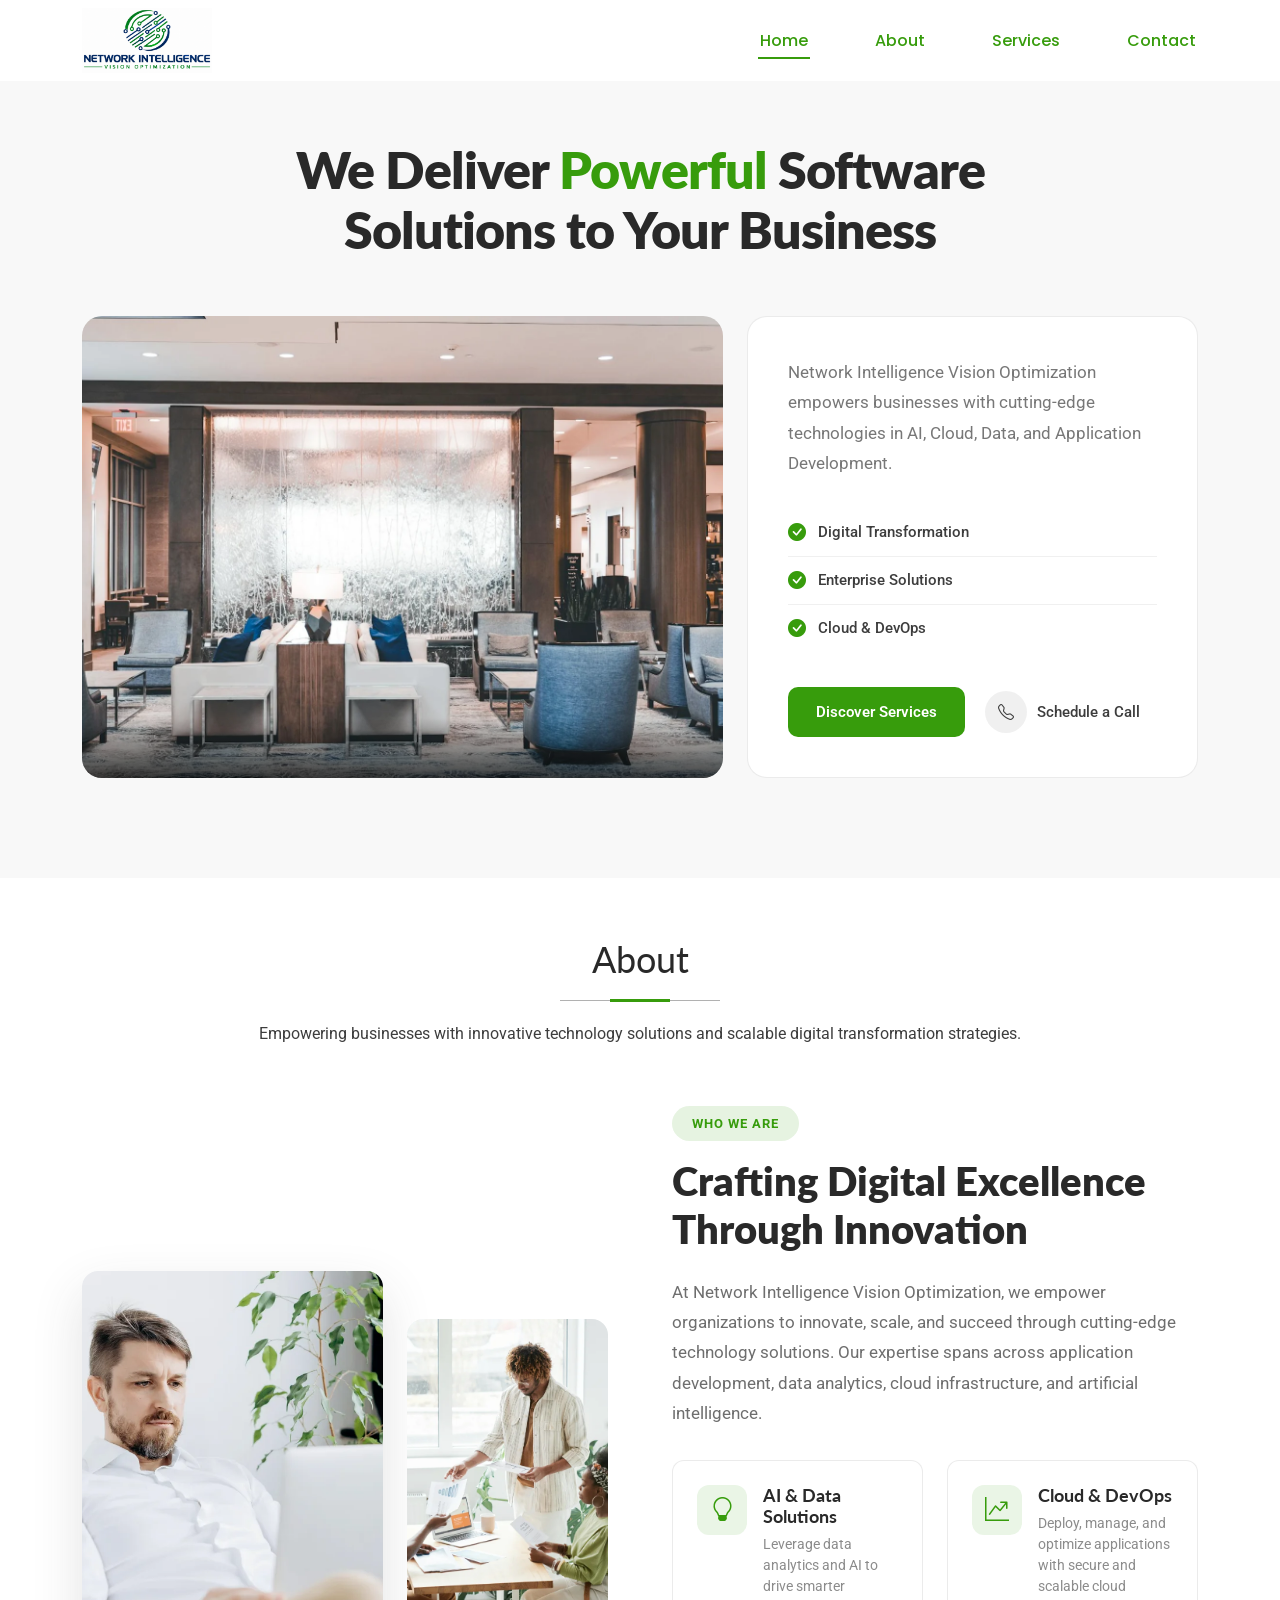
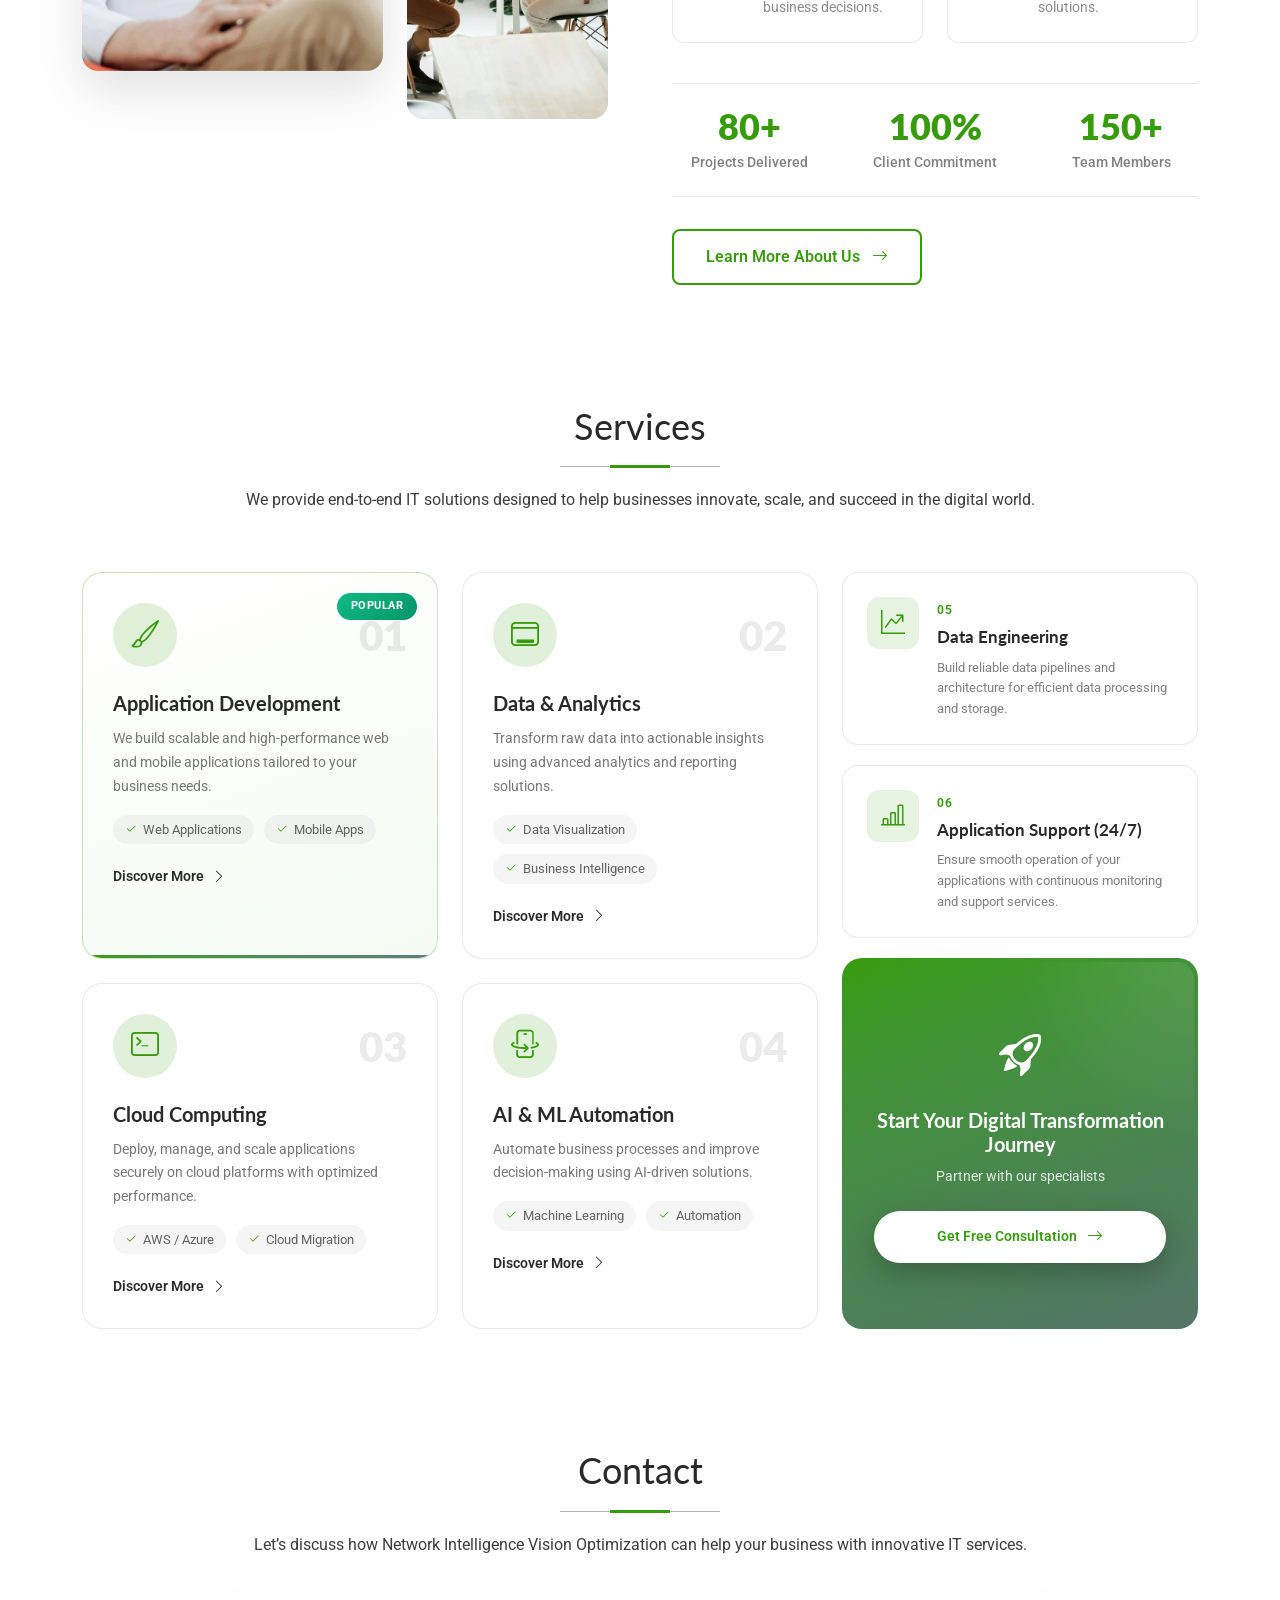
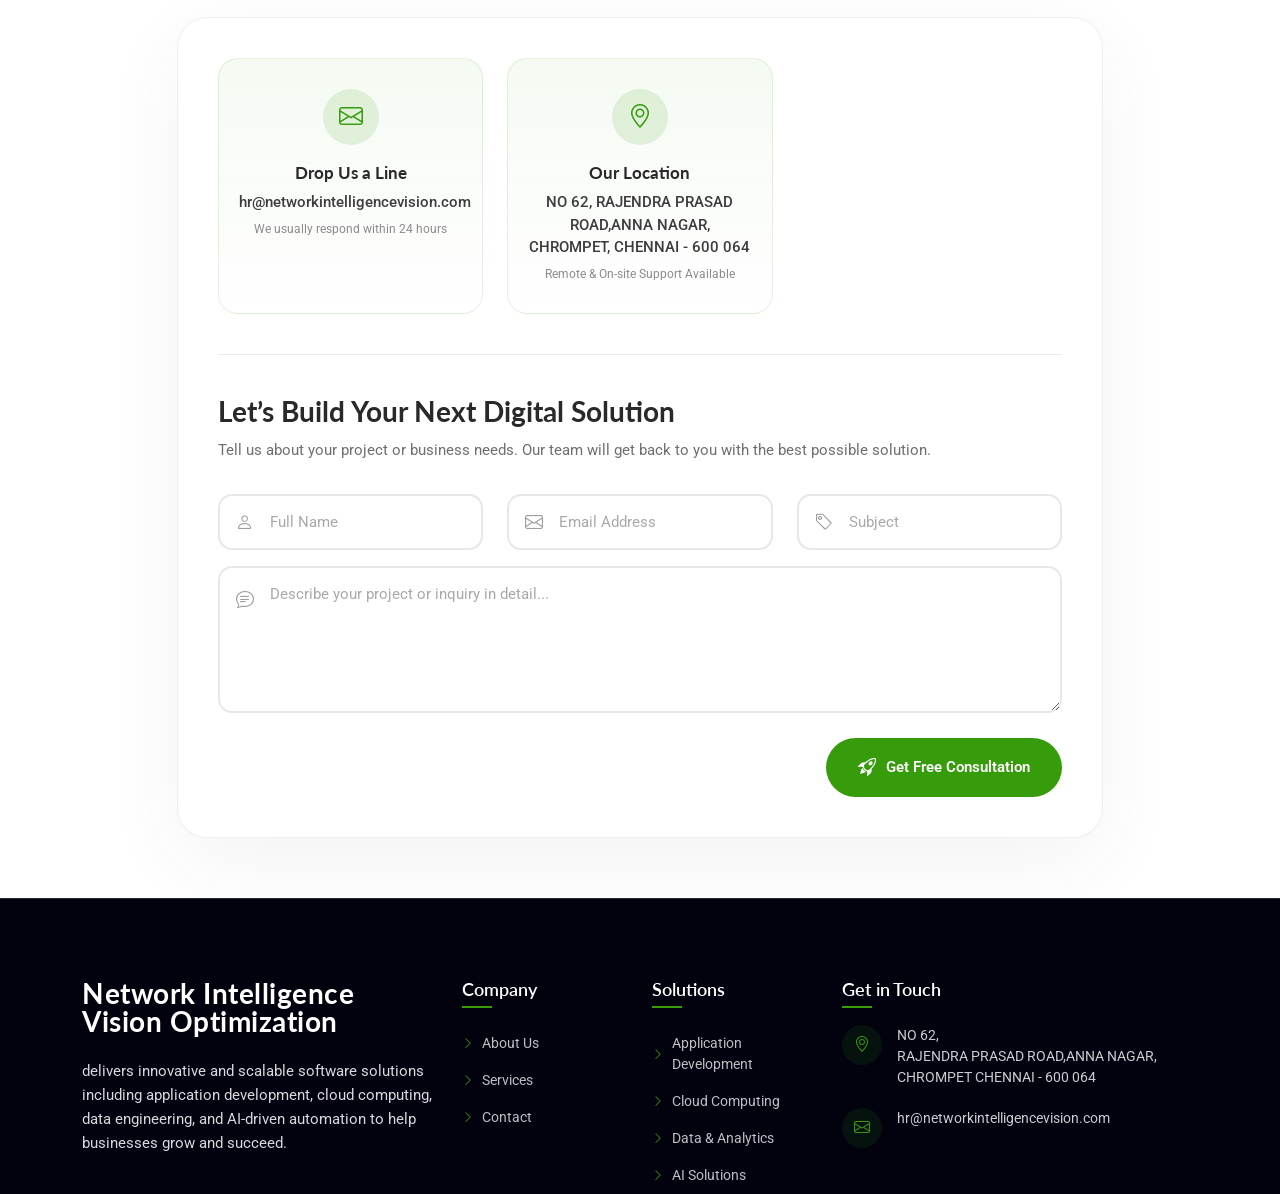
<file: index.html>
<!DOCTYPE html>
<html lang="en">

<head>
  <meta charset="utf-8">
  <meta content="width=device-width, initial-scale=1.0" name="viewport">
  <title>Index - Network Intelligence Vision Optimization</title>
  <meta name="description" content="">
  <meta name="keywords" content="">

  <!-- Favicons -->
  <link href="assets/img/favicon.png" rel="icon">
  <link href="assets/img/apple-touch-icon.png" rel="apple-touch-icon">

  <!-- Fonts -->
  <link href="https://fonts.googleapis.com" rel="preconnect">
  <link href="https://fonts.gstatic.com" rel="preconnect" crossorigin>
  <link href="https://fonts.googleapis.com/css2?family=Roboto:ital,wght@0,100;0,300;0,400;0,500;0,700;0,900;1,100;1,300;1,400;1,500;1,700;1,900&family=Lato:ital,wght@0,100;0,300;0,400;0,700;0,900;1,100;1,300;1,400;1,700;1,900&family=Poppins:ital,wght@0,100;0,200;0,300;0,400;0,500;0,600;0,700;0,800;0,900;1,100;1,200;1,300;1,400;1,500;1,600;1,700;1,800;1,900&display=swap" rel="stylesheet">

  <!-- Vendor CSS Files -->
  <link href="assets/vendor/bootstrap/css/bootstrap.min.css" rel="stylesheet">
  <link href="assets/vendor/bootstrap-icons/bootstrap-icons.css" rel="stylesheet">
  <link href="assets/vendor/aos/aos.css" rel="stylesheet">
  <link href="assets/vendor/glightbox/css/glightbox.min.css" rel="stylesheet">
  <link href="assets/vendor/swiper/swiper-bundle.min.css" rel="stylesheet">

  <!-- Main CSS File -->
  <link href="assets/css/main.css" rel="stylesheet">

  <!-- =======================================================
  * Template Name: Network Intelligence Vision Optimization
  ======================================================== -->
</head>

<body class="index-page">

<header id="header" class="header d-flex align-items-center fixed-top">

  <div class="container position-relative d-flex align-items-center justify-content-between">

    <!-- Logo -->
   <a href="index.html" class="logo d-flex align-items-center">
    <img src="assets/img/logo.png" alt="Network Intelligence Vision Optimization" class="logo-img">
   
  </a>

    <!-- Navigation -->
    <nav id="navmenu" class="navmenu">
      <ul>
        <li><a href="#hero" class="active">Home</a></li>
        <li><a href="#about">About</a></li>
        <li><a href="#services">Services</a></li>
        <li><a href="#contact">Contact</a></li>
      </ul>

      <i class="mobile-nav-toggle d-xl-none bi bi-list"></i>
    </nav>

  </div>

</header>

  <main class="main">

    <!-- Hero Section -->
    <section id="hero" class="hero section light-background">

      <div class="container">

        <div class="row">

          <div class="col-12" data-aos="fade-down">

            <div class="hero-header">
              <h1>We Deliver <span class="highlight">Powerful</span> Software Solutions to Your Business</h1>
            </div>

          </div><!-- End Header Column -->

        </div>

        <div class="row g-4 mt-4">

          <div class="col-lg-7" data-aos="fade-up" data-aos-delay="100">

            <div class="media-block">
              <img src="assets/img/about/about-wide-3.webp" alt="Network Intelligence Vision Optimization" class="img-fluid">
              <div class="overlay-content">
                <div class="stats-item">
                  <!-- <span class="number">150+</span>
                  <span class="label">Projects Delivered</span> -->
                </div>
              </div>
            </div>

          </div><!-- End Media Column -->

          <div class="col-lg-5" data-aos="fade-up" data-aos-delay="200">

            <div class="info-block">
              <p class="lead-text">Network Intelligence Vision Optimization empowers businesses with cutting-edge technologies in AI, Cloud, Data, and Application Development.</p>

              <ul class="feature-list">
                <li><i class="bi bi-check-circle-fill"></i> Digital Transformation</li>
                <li><i class="bi bi-check-circle-fill"></i> Enterprise Solutions</li>
                <li><i class="bi bi-check-circle-fill"></i> Cloud &amp; DevOps</li>
              </ul>

              <div class="action-row">
                <a href="#services" class="btn-get-started">Discover Services</a>
                <a href="#contact" class="btn-contact">
                  <i class="bi bi-telephone"></i>
                  <span>Schedule a Call</span>
                </a>
              </div>
            </div>

          </div><!-- End Info Column -->

        </div>

      </div>

    </section><!-- /Hero Section -->

    <!-- About Section -->
    <section id="about" class="about section">

      <!-- Section Title -->
      <div class="container section-title" data-aos="fade-up">
        <h2>About</h2>
        <p>Empowering businesses with innovative technology solutions and scalable digital transformation strategies.</p>
      </div><!-- End Section Title -->

      <div class="container" data-aos="fade-up" data-aos-delay="100">

        <div class="about-wrapper">

          <div class="image-gallery" data-aos="zoom-in" data-aos-delay="200">
            <div class="gallery-grid">
              <div class="gallery-item main-image">
                <img src="assets/img/about/about-14.webp" alt="Professional team collaboration" class="img-fluid" loading="lazy">
              </div>
              <div class="gallery-item side-image">
                <img src="assets/img/about/about-square-12.webp" alt="Creative workspace environment" class="img-fluid" loading="lazy">
              </div>
            </div>
            <!-- <div class="experience-badge">
              <div class="badge-inner">
                <span class="number">15+</span>
                <span class="label">Years Experience</span>
              </div>
            </div> -->
          </div>

          <div class="info-panel" data-aos="fade-up" data-aos-delay="300">

            <div class="panel-header">
              <span class="tagline">Who We Are</span>
              <h2>Crafting Digital Excellence Through Innovation</h2>
            </div>

            <p class="description">
             At Network Intelligence Vision Optimization, we empower organizations to innovate, scale, and succeed through cutting-edge technology solutions. Our expertise spans across application development, data analytics, cloud infrastructure, and artificial intelligence.
            </p>

            <div class="highlights-row">
              <div class="highlight-box" data-aos="fade-up" data-aos-delay="350">
                <div class="icon-wrap">
                  <i class="bi bi-lightbulb"></i>
                </div>
                <div class="highlight-content">
                  <h4>AI & Data Solutions</h4>
                  <p>Leverage data analytics and AI to drive smarter business decisions.</p>
                </div>
              </div>
              <div class="highlight-box" data-aos="fade-up" data-aos-delay="400">
                <div class="icon-wrap">
                  <i class="bi bi-graph-up-arrow"></i>
                </div>
                <div class="highlight-content">
                  <h4>Cloud & DevOps</h4>
                  <p>Deploy, manage, and optimize applications with secure and scalable cloud solutions.</p>
                </div>
              </div>
            </div>

            <div class="stats-row" data-aos="fade-up" data-aos-delay="450">
              <div class="stat-block">
                <h3>80+</h3>
                <span>Projects Delivered</span>
              </div>
              <div class="stat-block">
                <h3>100%</h3>
                <span>Client Commitment</span>
              </div>
              <div class="stat-block">
                <h3>150+</h3>
                <span>Team Members</span>
              </div>
            </div>

            <a href="#" class="cta-button">Learn More About Us <i class="bi bi-arrow-right"></i></a>

          </div>

        </div>

      </div>

    </section><!-- /About Section -->

    <!-- Services Section -->
    <section id="services" class="services section">

      <!-- Section Title -->
      <div class="container section-title" data-aos="fade-up">
        <h2>Services</h2>
        <p>We provide end-to-end IT solutions designed to help businesses innovate, scale, and succeed in the digital world.</p>
      </div><!-- End Section Title -->

      <div class="container" data-aos="fade-up" data-aos-delay="100">

        <div class="row g-4">
          <div class="col-lg-8">
            <div class="row g-4">
              <div class="col-md-6" data-aos="fade-right" data-aos-delay="150">
                <div class="service-card highlighted">
                  <div class="card-badge">Popular</div>
                  <div class="card-header">
                    <div class="icon-circle">
                      <i class="bi bi-brush"></i>
                    </div>
                    <span class="service-num">01</span>
                  </div>
                  <div class="card-body">
                    <h4><a href="service-details.html">Application Development</a></h4>
                    <p>We build scalable and high-performance web and mobile applications tailored to your business needs.</p>
                    <ul class="feature-list">
                      <li><i class="bi bi-check2"></i> Web Applications</li>
                      <li><i class="bi bi-check2"></i> Mobile Apps</li>
                    </ul>
                  </div>
                  <a href="service-details.html" class="card-link">
                    <span>Discover More</span>
                    <i class="bi bi-chevron-right"></i>
                  </a>
                </div>
              </div><!-- End Service Card -->

              <div class="col-md-6" data-aos="fade-left" data-aos-delay="200">
                <div class="service-card">
                  <div class="card-header">
                    <div class="icon-circle">
                      <i class="bi bi-window-desktop"></i>
                    </div>
                    <span class="service-num">02</span>
                  </div>
                  <div class="card-body">
                    <h4><a href="Data-Analytics.html">Data & Analytics</a></h4>
                    <p>Transform raw data into actionable insights using advanced analytics and reporting solutions.</p>
                    <ul class="feature-list">
                      <li><i class="bi bi-check2"></i> Data Visualization</li>
                      <li><i class="bi bi-check2"></i> Business Intelligence</li>
                    </ul>
                  </div>
                  <a href="Data-Analytics.html" class="card-link">
                    <span>Discover More</span>
                    <i class="bi bi-chevron-right"></i>
                  </a>
                </div>
              </div><!-- End Service Card -->

              <div class="col-md-6" data-aos="fade-right" data-aos-delay="250">
                <div class="service-card">
                  <div class="card-header">
                    <div class="icon-circle">
                      <i class="bi bi-terminal"></i>
                    </div>
                    <span class="service-num">03</span>
                  </div>
                  <div class="card-body">
                    <h4><a href="Cloud Computing.html">Cloud Computing</a></h4>
                    <p>Deploy, manage, and scale applications securely on cloud platforms with optimized performance.</p>
                    <ul class="feature-list">
                      <li><i class="bi bi-check2"></i> AWS / Azure</li>
                      <li><i class="bi bi-check2"></i> Cloud Migration</li>
                    </ul>
                  </div>
                  <a href="Cloud Computing.html" class="card-link">
                    <span>Discover More</span>
                    <i class="bi bi-chevron-right"></i>
                  </a>
                </div>
              </div><!-- End Service Card -->

              <div class="col-md-6" data-aos="fade-left" data-aos-delay="300">
                <div class="service-card">
                  <div class="card-header">
                    <div class="icon-circle">
                      <i class="bi bi-phone-flip"></i>
                    </div>
                    <span class="service-num">04</span>
                  </div>
                  <div class="card-body">
                    <h4><a href="AI & ML Automation.html">AI & ML Automation</a></h4>
                    <p>Automate business processes and improve decision-making using AI-driven solutions.</p>
                    <ul class="feature-list">
                      <li><i class="bi bi-check2"></i> Machine Learning</li>
                      <li><i class="bi bi-check2"></i> Automation</li>
                    </ul>
                  </div>
                  <a href="AI & ML Automation.html" class="card-link">
                    <span>Discover More</span>
                    <i class="bi bi-chevron-right"></i>
                  </a>
                </div>
              </div><!-- End Service Card -->
            </div>
          </div>

          <div class="col-lg-4">
            <div class="services-sidebar" data-aos="fade-up" data-aos-delay="350">
              <div class="sidebar-service-item">
                <div class="sidebar-icon">
                  <i class="bi bi-graph-up-arrow"></i>
                </div>
                <div class="sidebar-content">
                  <span class="sidebar-num">05</span>
                  <h5><a href="Data Engineering.html">Data Engineering</a></h5>
                  <p>Build reliable data pipelines and architecture for efficient data processing and storage.</p>
                </div>
              </div><!-- End Sidebar Service -->

              <div class="sidebar-service-item">
                <div class="sidebar-icon">
                  <i class="bi bi-bar-chart-line"></i>
                </div>
                <div class="sidebar-content">
                  <span class="sidebar-num">06</span>
                  <h5><a href="Application Support.html">Application Support (24/7)</a></h5>
                  <p>Ensure smooth operation of your applications with continuous monitoring and support services.</p>
                </div>
              </div><!-- End Sidebar Service -->

              <div class="sidebar-cta">
                <div class="cta-inner">
                  <i class="bi bi-rocket-takeoff"></i>
                  <h4>Start Your Digital Transformation Journey</h4>
                  <p>Partner with our specialists</p>
                  <a href="service-details.html" class="cta-button">
                    Get Free Consultation
                    <i class="bi bi-arrow-right"></i>
                  </a>
                </div>
              </div>
            </div>
          </div>
        </div>

      </div>

    </section><!-- /Services Section -->


    <!-- Contact Section -->
    <section id="contact" class="contact section">

      <!-- Section Title -->
      <div class="container section-title" data-aos="fade-up">
        <h2>Contact</h2>
        <p>Let’s discuss how Network Intelligence Vision Optimization can help your business with innovative IT services.</p>
      </div><!-- End Section Title -->

      <div class="container" data-aos="fade-up" data-aos-delay="100">
        <div class="row gy-5 justify-content-center">
         <div class="col-lg-10 mx-auto" data-aos="fade-up" data-aos-delay="150">
            <div class="main-contact-wrapper">
              <div class="row gy-4">
                <div class="col-md-4" data-aos="zoom-in" data-aos-delay="200">
                  <div class="info-box">
                    <div class="icon-wrap">
                      <i class="bi bi-envelope"></i>
                    </div>
                    <h5>Drop Us a Line</h5>
                    <p>hr@networkintelligencevision.com</p>
                    <span class="availability">We usually respond within 24 hours</span>
                  </div>
                </div>

                <!-- <div class="col-md-4" data-aos="zoom-in" data-aos-delay="250">
                  <div class="info-box">
                    <div class="icon-wrap">
                      <i class="bi bi-telephone "></i>
                    </div>
                    <h5>Give Us a Ring</h5>
                    <p>+1 (555) 234-8901</p>
                    <span class="availability">Mon - Fri | 9:00 AM - 7:00 PM</span>
                  </div>
                </div> -->

                <div class="col-md-4" data-aos="zoom-in" data-aos-delay="300">
                  <div class="info-box">
                    <div class="icon-wrap">
                      <i class="bi bi-geo-alt"></i>
                    </div>
                    <h5>Our Location</h5>
                    <p>NO 62, RAJENDRA PRASAD ROAD,ANNA NAGAR, CHROMPET, CHENNAI - 600 064</p>
                    <span class="availability">Remote & On-site Support Available</span>
                  </div>
                </div>
              </div>

              <div class="form-section" data-aos="fade-up" data-aos-delay="350">
                <div class="form-intro">
                  <h3>Let’s Build Your Next Digital Solution</h3>
                  <p>Tell us about your project or business needs. Our team will get back to you with the best possible solution.</p>
                </div>

                <form action="forms/contact.php" method="post" class="php-email-form">
                  <div class="row gy-3">
                    <div class="col-md-4">
                      <div class="input-group-custom">
                        <i class="bi bi-person"></i>
                        <input type="text" name="name" class="form-control" placeholder="Full Name" required="" autocomplete="name">
                      </div>
                    </div>
                    <div class="col-md-4 d-flex justify-content-center">
                      <div class="input-group-custom">
                        <i class="bi bi-envelope"></i>
                        <input type="email" name="email" class="form-control" placeholder="Email Address" required="" autocomplete="email">
                      </div>
                    </div>
                    <div class="col-md-4">
                      <div class="input-group-custom">
                        <i class="bi bi-tag"></i>
                        <input type="text" name="subject" class="form-control" placeholder="Subject" required="">
                      </div>
                    </div>
                    <div class="col-12">
                      <div class="input-group-custom textarea-group">
                        <i class="bi bi-chat-text"></i>
                        <textarea name="message" class="form-control" rows="5" placeholder="Describe your project or inquiry in detail..." required=""></textarea>
                      </div>
                    </div>
                  </div>

                  <div class="form-footer">
                    <div class="form-messages">
                      <div class="loading">Loading</div>
                      <div class="error-message"></div>
                      <div class="sent-message">Your message has been sent. Thank you!</div>
                    </div>
                    <button type="submit" class="btn-submit">
                      <i class="bi bi-rocket-takeoff"></i>
                      <span>Get Free Consultation</span>
                    </button>
                  </div>
                </form>
              </div>
            </div>
          </div>

          <!-- <div class="col-lg-4" data-aos="fade-left" data-aos-delay="200">
            <div class="sidebar-panel">
              <div class="panel-header">
                <div class="header-badge">
                  <i class="bi bi-lightning-charge-fill"></i>
                </div>
                <h4>Why Partner With Us?</h4>
              </div>

              <div class="metrics-grid">
                <div class="metric-item" data-aos="fade-up" data-aos-delay="250">
                  <div class="metric-value">12h</div>
                  <div class="metric-desc">Response Time</div>
                </div>
                <div class="metric-item" data-aos="fade-up" data-aos-delay="300">
                  <div class="metric-value">97%</div>
                  <div class="metric-desc">Happy Clients</div>
                </div>
                <div class="metric-item" data-aos="fade-up" data-aos-delay="350">
                  <div class="metric-value">280+</div>
                  <div class="metric-desc">Completed Works</div>
                </div>
                <div class="metric-item" data-aos="fade-up" data-aos-delay="400">
                  <div class="metric-value">15+</div>
                  <div class="metric-desc">Years Experience</div>
                </div>
              </div>

              <div class="testimonial-mini" data-aos="fade-up" data-aos-delay="450">
                <div class="quote-icon">
                  <i class="bi bi-quote"></i>
                </div>
                <p>Curabitur aliquet quam id dui posuere blandit. Vivamus magna justo, lacinia eget consectetur sed.</p>
                <div class="client-info">
                  <img src="assets/img/person/person-f-7.webp" alt="Client" class="client-avatar">
                  <div class="client-details">
                    <span class="client-name">Amanda Richardson</span>
                    <span class="client-role">Creative Director</span>
                  </div>
                </div>
              </div>

              <div class="social-bar" data-aos="fade-up" data-aos-delay="500">
                <span class="social-label">Follow Our Journey</span>
                <div class="social-icons">
                  <a href="#" aria-label="LinkedIn"><i class="bi bi-linkedin"></i></a>
                  <a href="#" aria-label="Instagram"><i class="bi bi-instagram"></i></a>
                  <a href="#" aria-label="Dribbble"><i class="bi bi-dribbble"></i></a>
                  <a href="#" aria-label="Behance"><i class="bi bi-behance"></i></a>
                </div>
              </div>
            </div>
          </div> -->
        </div>
      </div>

    </section><!-- /Contact Section -->

  </main>

  <footer id="footer" class="footer dark-background">

    <div class="container">
      <div class="row gy-5">

        <div class="col-lg-4">
          <div class="footer-content">
            <a href="index.html" class="logo d-flex align-items-center mb-4">
              <span class="sitename">Network Intelligence Vision Optimization</span>
            </a>
            <p class="mb-4">delivers innovative and scalable software solutions including application development, cloud computing, data engineering, and AI-driven automation to help businesses grow and succeed.</p>
          </div>
        </div>

        <div class="col-lg-2 col-6">
          <div class="footer-links">
            <h4>Company</h4>
            <ul>
              <li><a href="#"><i class="bi bi-chevron-right"></i> About Us</a></li>
              <li><a href="#"><i class="bi bi-chevron-right"></i> Services  </a></li>
              <li><a href="#"><i class="bi bi-chevron-right"></i> Contact</a></li>
            </ul>
          </div>
        </div>

        <div class="col-lg-2 col-6">
          <div class="footer-links">
            <h4>Solutions</h4>
            <ul>
              <li><a href="#"><i class="bi bi-chevron-right"></i> Application Development  </a></li>
              <li><a href="#"><i class="bi bi-chevron-right"></i> Cloud Computing  </a></li>
              <li><a href="#"><i class="bi bi-chevron-right"></i> Data & Analytics </a></li>
              <li><a href="#"><i class="bi bi-chevron-right"></i> AI Solutions  </a></li>
            </ul>
          </div>
        </div>

        <div class="col-lg-4">
          <div class="footer-contact">
            <h4>Get in Touch</h4>
            <div class="contact-item">
              <div class="contact-icon">
                <i class="bi bi-geo-alt"></i>
              </div>
              <div class="contact-info">
                <p> NO 62, <br> RAJENDRA PRASAD ROAD,ANNA NAGAR,<br>CHROMPET CHENNAI - 600 064 </p>
              </div>
            </div>

            <!-- <div class="contact-item">
              <div class="contact-icon">
                <i class="bi bi-telephone"></i>
              </div>
              <div class="contact-info">
                <p>+1 (555) 987-6543</p>
              </div>
            </div> -->

            <div class="contact-item">
              <div class="contact-icon">
                <i class="bi bi-envelope"></i>
              </div>
              <div class="contact-info">
                <p>hr@networkintelligencevision.com</p>
              </div>
            </div>

          </div>
        </div>

      </div>
    </div>



  </footer>

  <!-- Scroll Top -->
  <a href="#" id="scroll-top" class="scroll-top d-flex align-items-center justify-content-center"><i class="bi bi-arrow-up-short"></i></a>

  <!-- Preloader -->
  <div id="preloader"></div>

  <!-- Vendor JS Files -->
  <script src="assets/vendor/bootstrap/js/bootstrap.bundle.min.js"></script>
  <script src="assets/vendor/php-email-form/validate.js"></script>
  <script src="assets/vendor/aos/aos.js"></script>
  <script src="assets/vendor/purecounter/purecounter_vanilla.js"></script>
  <script src="assets/vendor/imagesloaded/imagesloaded.pkgd.min.js"></script>
  <script src="assets/vendor/isotope-layout/isotope.pkgd.min.js"></script>
  <script src="assets/vendor/glightbox/js/glightbox.min.js"></script>
  <script src="assets/vendor/swiper/swiper-bundle.min.js"></script>

  <!-- Main JS File -->
  <script src="assets/js/main.js"></script>

</body>

</html>
</file>
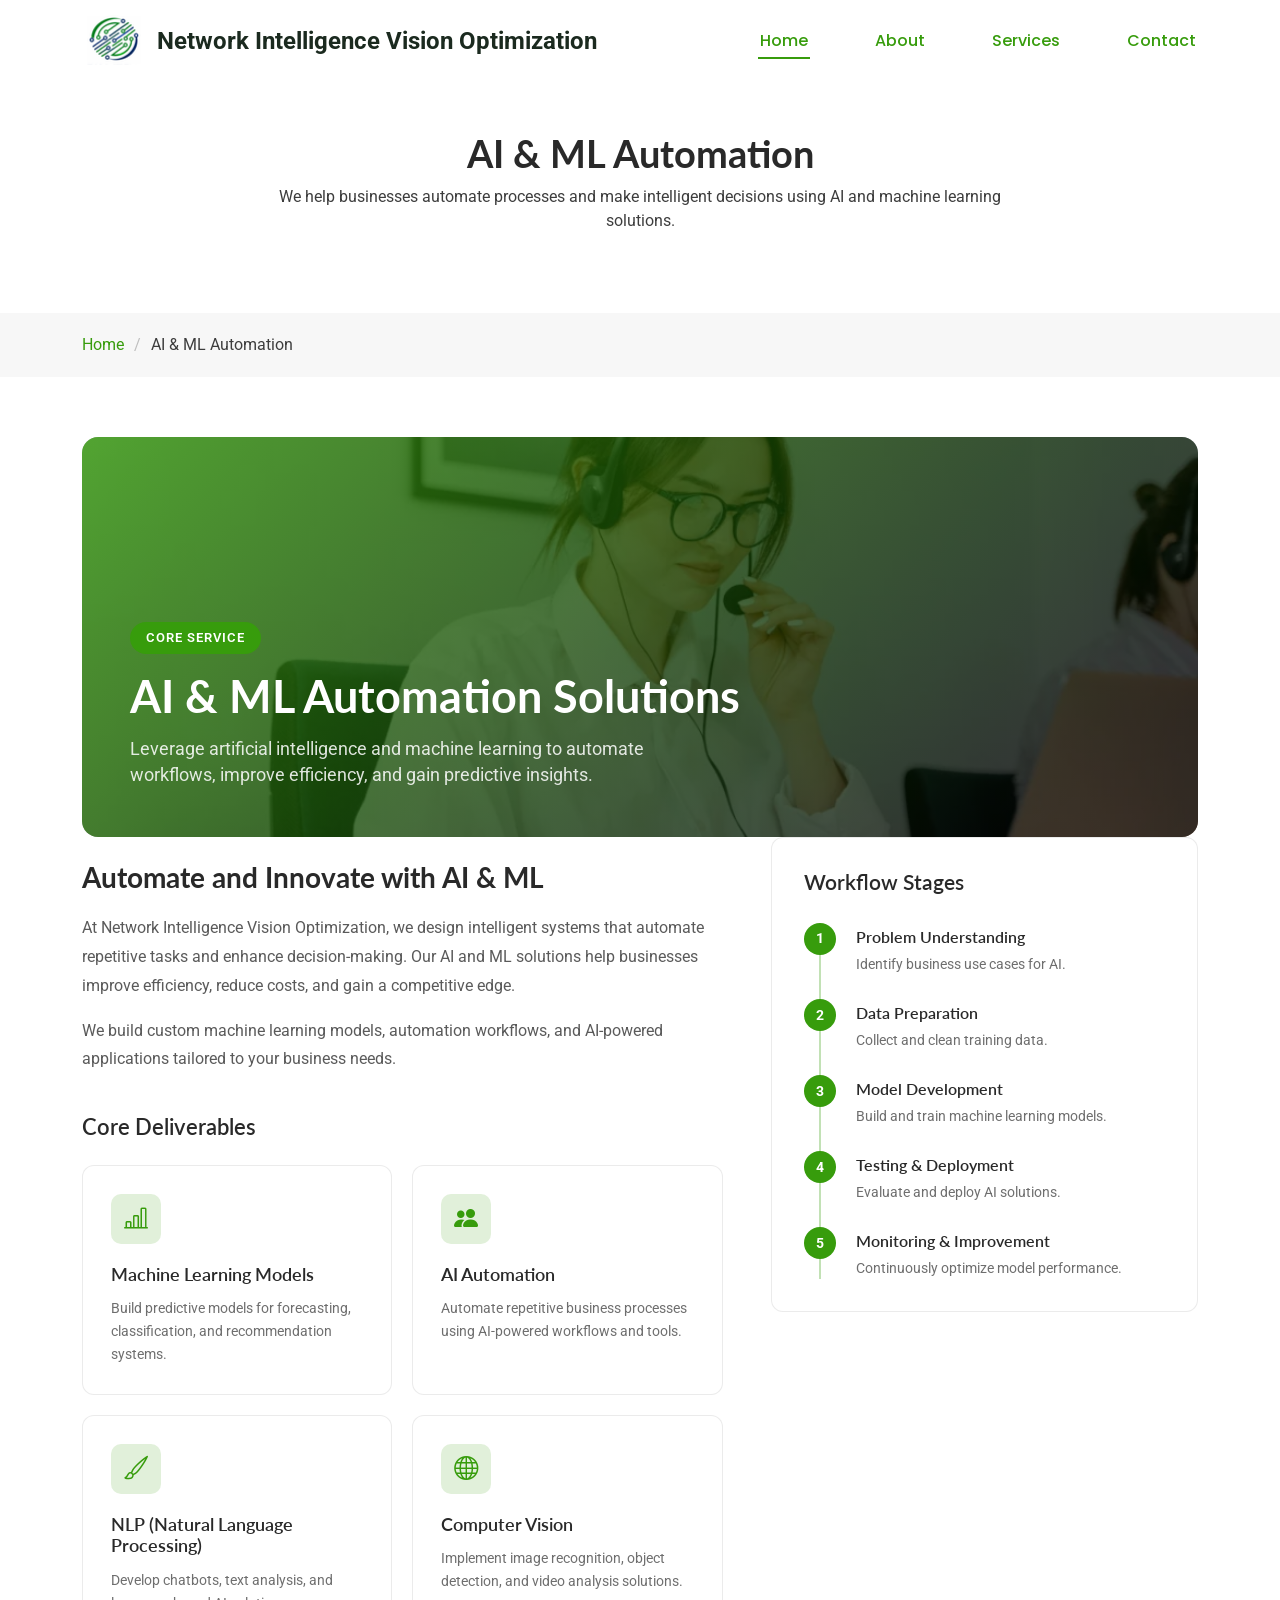
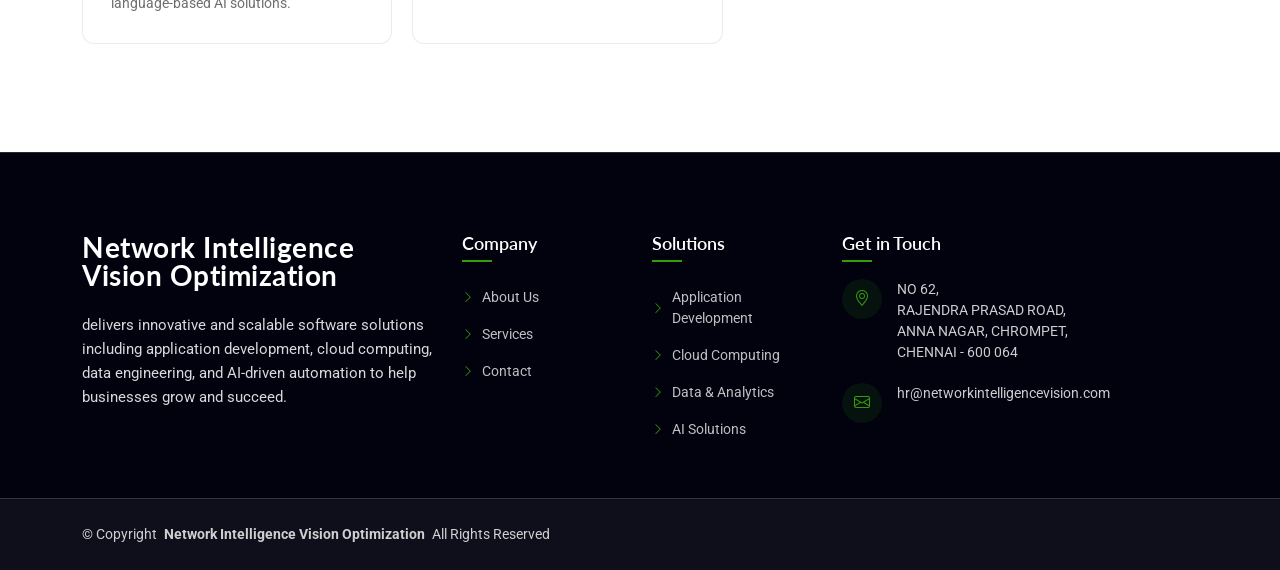
<file: AI & ML Automation.html>
<!DOCTYPE html>
<html lang="en">

<head>
  <meta charset="utf-8">
  <meta content="width=device-width, initial-scale=1.0" name="viewport">
  <title>Service Details - Network Intelligence Vision Optimization</title>
  <meta name="description" content="">
  <meta name="keywords" content="">

   <!-- Logo -->
   <a href="index.html" class="logo d-flex align-items-center">
    <img src="assets/img/favicon.png" alt="Network Intelligence Vision Optimization" class="logo-img">
    <span class="logo-text">Network Intelligence Vision Optimization</span>
  </a>

  <!-- Fonts -->
  <link href="https://fonts.googleapis.com" rel="preconnect">
  <link href="https://fonts.gstatic.com" rel="preconnect" crossorigin>
  <link href="https://fonts.googleapis.com/css2?family=Roboto:ital,wght@0,100;0,300;0,400;0,500;0,700;0,900;1,100;1,300;1,400;1,500;1,700;1,900&family=Lato:ital,wght@0,100;0,300;0,400;0,700;0,900;1,100;1,300;1,400;1,700;1,900&family=Poppins:ital,wght@0,100;0,200;0,300;0,400;0,500;0,600;0,700;0,800;0,900;1,100;1,200;1,300;1,400;1,500;1,600;1,700;1,800;1,900&display=swap" rel="stylesheet">

  <!-- Vendor CSS Files -->
  <link href="assets/vendor/bootstrap/css/bootstrap.min.css" rel="stylesheet">
  <link href="assets/vendor/bootstrap-icons/bootstrap-icons.css" rel="stylesheet">
  <link href="assets/vendor/aos/aos.css" rel="stylesheet">
  <link href="assets/vendor/glightbox/css/glightbox.min.css" rel="stylesheet">
  <link href="assets/vendor/swiper/swiper-bundle.min.css" rel="stylesheet">

  <!-- Main CSS File -->
  <link href="assets/css/main.css" rel="stylesheet">

  <!-- =======================================================
  * Template Name: Network Intelligence Vision Optimization
  ======================================================== -->
</head>

<body class="service-details-page">

<header id="header" class="header d-flex align-items-center fixed-top">

  <div class="container position-relative d-flex align-items-center justify-content-between">

    <!-- Logo -->
   <a href="index.html" class="logo d-flex align-items-center">
    <img src="assets/img/favicon.png" alt="Network Intelligence Vision Optimization" class="logo-img">
    <span class="logo-text">Network Intelligence Vision Optimization</span>
  </a>

    <!-- Navigation -->
    <nav id="navmenu" class="navmenu">
      <ul>
        <li><a href="index.html#hero" class="active">Home</a></li>
        <li><a href="index.htm#about">About</a></li>
        <li><a href="index.html#services">Services</a></li>
        <li><a href="index.html#contact">Contact</a></li>
      </ul>

      <i class="mobile-nav-toggle d-xl-none bi bi-list"></i>
    </nav>

  </div>

</header>

  <main class="main">

    <!-- Page Title -->
    <div class="page-title">
      <div class="heading">
        <div class="container">
          <div class="row d-flex justify-content-center text-center">
            <div class="col-lg-8">
              <h1 class="heading-title">AI & ML Automation</h1>
              <p class="mb-0">
               We help businesses automate processes and make intelligent decisions using AI and machine learning solutions.
              </p>
            </div>
          </div>
        </div>
      </div>
      <nav class="breadcrumbs">
        <div class="container">
          <ol>
            <li><a href="index.html">Home</a></li>
            <li class="current">AI & ML Automation</li>
          </ol>
        </div>
      </nav>
    </div><!-- End Page Title -->

    <!-- Service Details Section -->
    <section id="service-details" class="service-details section">

      <div class="container" data-aos="fade-up" data-aos-delay="100">

        <!-- Hero Banner -->
        <div class="service-hero" data-aos="zoom-in" data-aos-delay="150">
          <div class="hero-overlay"></div>
          <img src="assets/img/services/services-7.webp" alt="Brand Development Solutions" class="img-fluid">
          <div class="hero-content">
            <span class="service-badge">Core Service</span>
            <h2>AI & ML Automation Solutions</h2>
            <p>Leverage artificial intelligence and machine learning to automate workflows, improve efficiency, and gain predictive insights.</p>
          </div>
        </div>

        <!-- Main Content Grid -->
        <div class="content-grid">

          <!-- Left Column -->
          <div class="main-column">

            <!-- Description Block -->
            <div class="description-block" data-aos="fade-up" data-aos-delay="100">
              <br>
              <h3>Automate and Innovate with AI & ML</h3>
              <p>At Network Intelligence Vision Optimization, we design intelligent systems that automate repetitive tasks and enhance decision-making. Our AI and ML solutions help businesses improve efficiency, reduce costs, and gain a competitive edge.
</p>
              <p>We build custom machine learning models, automation workflows, and AI-powered applications tailored to your business needs.</p>
            </div>

            <!-- Features Cards -->
            <div class="features-grid" data-aos="fade-up" data-aos-delay="150">
              <h4>Core Deliverables</h4>
              <div class="features-wrapper">
                <div class="feature-card">
                  <div class="card-icon">
                    <i class="bi bi-bar-chart-line"></i>
                  </div>
                  <h5>Machine Learning Models</h5>
                  <p>Build predictive models for forecasting, classification, and recommendation systems.</p>
                </div>
                <div class="feature-card">
                  <div class="card-icon">
                    <i class="bi bi-people-fill"></i>
                  </div>
                  <h5>AI Automation</h5>
                  <p>Automate repetitive business processes using AI-powered workflows and tools.</p>
                </div>
                <div class="feature-card">
                  <div class="card-icon">
                    <i class="bi bi-brush"></i>
                  </div>
                  <h5>NLP (Natural Language Processing)</h5>
                  <p>Develop chatbots, text analysis, and language-based AI solutions.</p>
                </div>
                <div class="feature-card">
                  <div class="card-icon">
                    <i class="bi bi-globe"></i>
                  </div>
                  <h5>Computer Vision</h5>
                  <p>Implement image recognition, object detection, and video analysis solutions.</p>
                </div>
              </div>
            </div>

          </div><!-- End Left Column -->

          <!-- Right Column -->
          <div class="side-column">

            <!-- Process Timeline -->
            <div class="process-timeline" data-aos="fade-left" data-aos-delay="200">
              <h4>Workflow Stages</h4>
              <div class="timeline-items">
                <div class="timeline-item">
                  <div class="timeline-marker">
                    <span>1</span>
                  </div>
                  <div class="timeline-content">
                    <h6>Problem Understanding</h6>
                    <p>Identify business use cases for AI.</p>
                  </div>
                </div>
                <div class="timeline-item">
                  <div class="timeline-marker">
                    <span>2</span>
                  </div>
                  <div class="timeline-content">
                    <h6>Data Preparation  </h6>
                    <p>Collect and clean training data.</p>
                  </div>
                </div>
                <div class="timeline-item">
                  <div class="timeline-marker">
                    <span>3</span>
                  </div>
                  <div class="timeline-content">
                    <h6>Model Development</h6>
                    <p>Build and train machine learning models.</p>
                  </div>
                </div>
                <div class="timeline-item">
                  <div class="timeline-marker">
                    <span>4</span>
                  </div>
                  <div class="timeline-content">
                    <h6>Testing &amp; Deployment  </h6>
                    <p>Evaluate and deploy AI solutions.</p>
                  </div>
                </div>

                   <div class="timeline-item">
                  <div class="timeline-marker">
                    <span>5</span>
                  </div>
                  <div class="timeline-content">
                    <h6>Monitoring &amp; Improvement   </h6>
                    <p>Continuously optimize model performance.</p>
                  </div>
                </div>
              </div>
            </div>

          </div><!-- End Right Column -->

        </div><!-- End Content Grid -->

      </div>

    </section><!-- /Service Details Section -->

  </main>

  <footer id="footer" class="footer dark-background">

    <div class="container">
      <div class="row gy-5">

        <div class="col-lg-4">
          <div class="footer-content">
            <a href="index.html" class="logo d-flex align-items-center mb-4">
              <span class="sitename">Network Intelligence Vision Optimization</span>
            </a>
            <p class="mb-4">delivers innovative and scalable software solutions including application development, cloud computing, data engineering, and AI-driven automation to help businesses grow and succeed.</p>
          </div>
        </div>

        <div class="col-lg-2 col-6">
          <div class="footer-links">
            <h4>Company</h4>
            <ul>
              <li><a href="#"><i class="bi bi-chevron-right"></i> About Us</a></li>
              <li><a href="#"><i class="bi bi-chevron-right"></i> Services  </a></li>
              <li><a href="#"><i class="bi bi-chevron-right"></i> Contact</a></li>
            </ul>
          </div>
        </div>

        <div class="col-lg-2 col-6">
          <div class="footer-links">
            <h4>Solutions</h4>
            <ul>
              <li><a href="#"><i class="bi bi-chevron-right"></i> Application Development  </a></li>
              <li><a href="#"><i class="bi bi-chevron-right"></i> Cloud Computing  </a></li>
              <li><a href="#"><i class="bi bi-chevron-right"></i> Data & Analytics </a></li>
              <li><a href="#"><i class="bi bi-chevron-right"></i> AI Solutions  </a></li>
            </ul>
          </div>
        </div>

        <div class="col-lg-4">
          <div class="footer-contact">
            <h4>Get in Touch</h4>
            <div class="contact-item">
              <div class="contact-icon">
                <i class="bi bi-geo-alt"></i>
              </div>
              <div class="contact-info">
                              <p>NO 62, <br>
                RAJENDRA PRASAD ROAD, <br>
                ANNA NAGAR, CHROMPET,<br> 
                CHENNAI - 600 064</p>
              </div>
            </div>

            <!-- <div class="contact-item">
              <div class="contact-icon">
                <i class="bi bi-telephone"></i>
              </div>
              <div class="contact-info">
                <p>+1 (555) 987-6543</p>
              </div>
            </div> -->

            <div class="contact-item">
              <div class="contact-icon">
                <i class="bi bi-envelope"></i>
              </div>
              <div class="contact-info">
                <p>hr@networkintelligencevision.com</p>
              </div>
            </div>

          </div>
        </div>

      </div>
    </div>

<div class="footer-bottom">
      <div class="container">
        <div class="row align-items-center">
          <div class="col-lg-6">
            <div class="copyright">
              <p>© <span>Copyright</span> <strong class="px-1 sitename">Network Intelligence Vision Optimization</strong> <span>All Rights Reserved</span></p>
            </div>
          </div>
        </div>
      </div>
    </div>

  </footer>
  <!-- Scroll Top -->
  <a href="#" id="scroll-top" class="scroll-top d-flex align-items-center justify-content-center"><i class="bi bi-arrow-up-short"></i></a>

  <!-- Preloader -->
  <div id="preloader"></div>

  <!-- Vendor JS Files -->
  <script src="assets/vendor/bootstrap/js/bootstrap.bundle.min.js"></script>
  <script src="assets/vendor/php-email-form/validate.js"></script>
  <script src="assets/vendor/aos/aos.js"></script>
  <script src="assets/vendor/purecounter/purecounter_vanilla.js"></script>
  <script src="assets/vendor/imagesloaded/imagesloaded.pkgd.min.js"></script>
  <script src="assets/vendor/isotope-layout/isotope.pkgd.min.js"></script>
  <script src="assets/vendor/glightbox/js/glightbox.min.js"></script>
  <script src="assets/vendor/swiper/swiper-bundle.min.js"></script>

  <!-- Main JS File -->
  <script src="assets/js/main.js"></script>

</body>

</html>
</file>
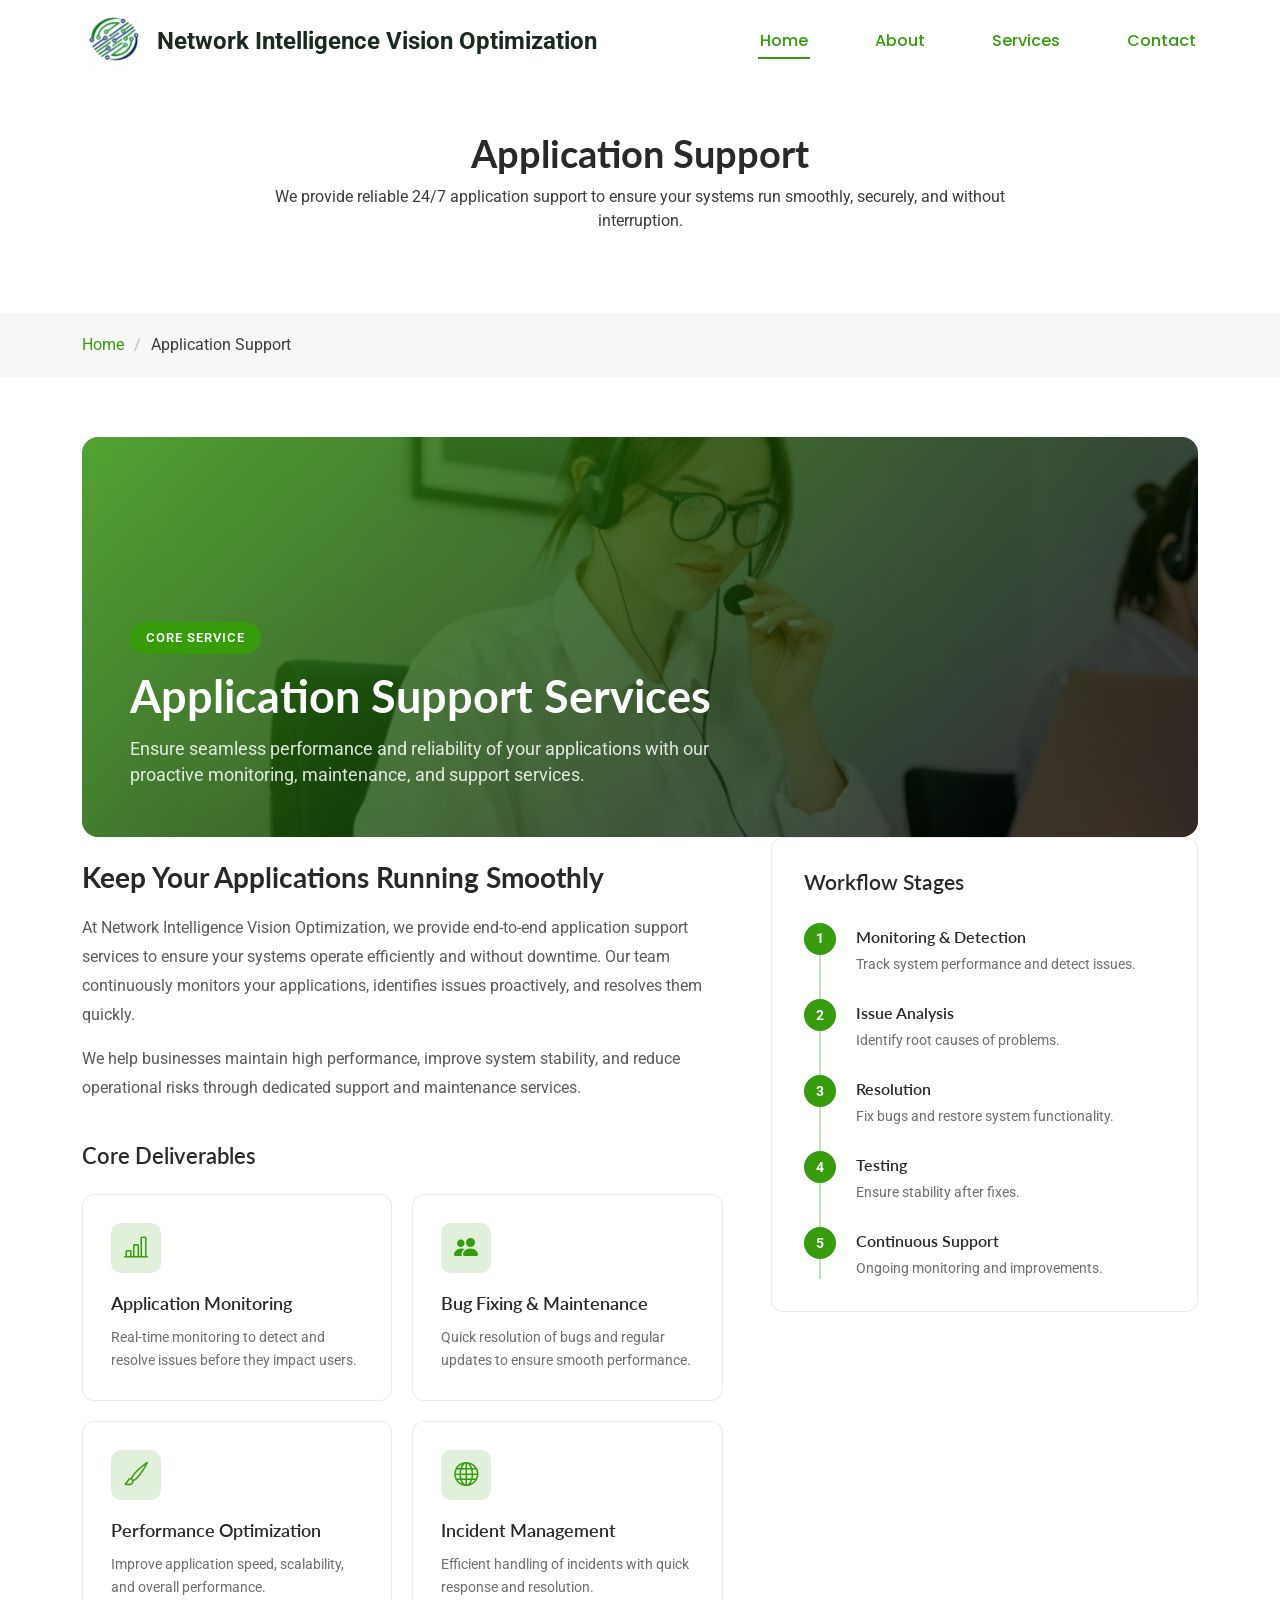
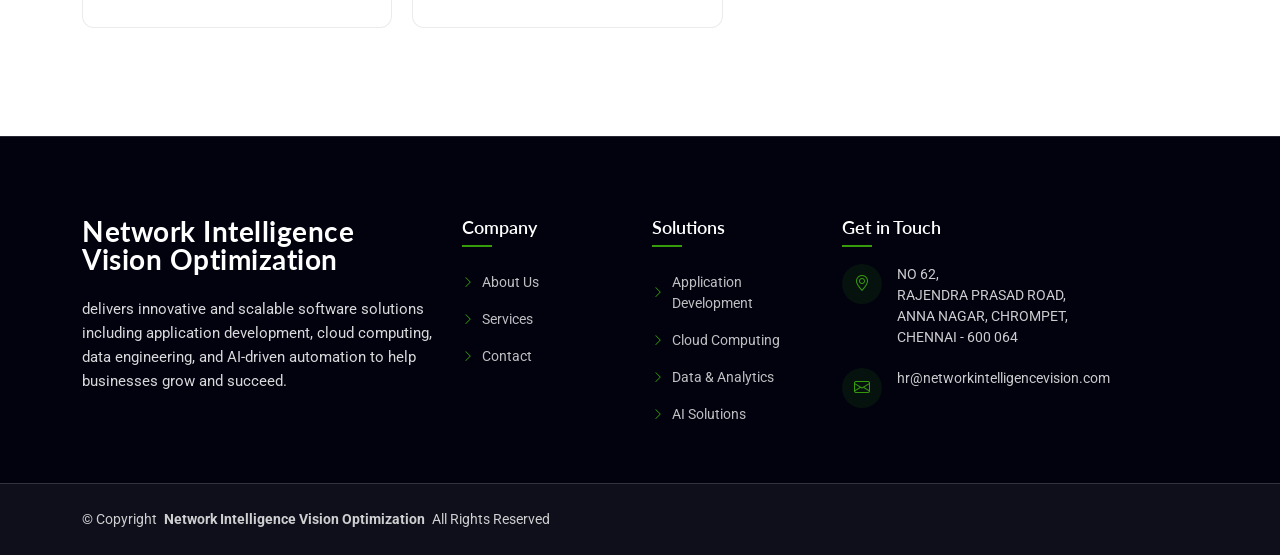
<file: Application Support.html>
<!DOCTYPE html>
<html lang="en">

<head>
  <meta charset="utf-8">
  <meta content="width=device-width, initial-scale=1.0" name="viewport">
  <title>Service Details - Network Intelligence Vision Optimization</title>
  <meta name="description" content="">
  <meta name="keywords" content="">

   <!-- Logo -->
   <a href="index.html" class="logo d-flex align-items-center">
    <img src="assets/img/favicon.png" alt="Network Intelligence Vision Optimization" class="logo-img">
    <span class="logo-text">Network Intelligence Vision Optimization</span>
  </a>

  <!-- Fonts -->
  <link href="https://fonts.googleapis.com" rel="preconnect">
  <link href="https://fonts.gstatic.com" rel="preconnect" crossorigin>
  <link href="https://fonts.googleapis.com/css2?family=Roboto:ital,wght@0,100;0,300;0,400;0,500;0,700;0,900;1,100;1,300;1,400;1,500;1,700;1,900&family=Lato:ital,wght@0,100;0,300;0,400;0,700;0,900;1,100;1,300;1,400;1,700;1,900&family=Poppins:ital,wght@0,100;0,200;0,300;0,400;0,500;0,600;0,700;0,800;0,900;1,100;1,200;1,300;1,400;1,500;1,600;1,700;1,800;1,900&display=swap" rel="stylesheet">

  <!-- Vendor CSS Files -->
  <link href="assets/vendor/bootstrap/css/bootstrap.min.css" rel="stylesheet">
  <link href="assets/vendor/bootstrap-icons/bootstrap-icons.css" rel="stylesheet">
  <link href="assets/vendor/aos/aos.css" rel="stylesheet">
  <link href="assets/vendor/glightbox/css/glightbox.min.css" rel="stylesheet">
  <link href="assets/vendor/swiper/swiper-bundle.min.css" rel="stylesheet">

  <!-- Main CSS File -->
  <link href="assets/css/main.css" rel="stylesheet">

  <!-- =======================================================
  * Template Name: Network Intelligence Vision Optimization
  ======================================================== -->
</head>

<body class="service-details-page">

<header id="header" class="header d-flex align-items-center fixed-top">

  <div class="container position-relative d-flex align-items-center justify-content-between">

    <!-- Logo -->
   <a href="index.html" class="logo d-flex align-items-center">
    <img src="assets/img/favicon.png" alt="Network Intelligence Vision Optimization" class="logo-img">
    <span class="logo-text">Network Intelligence Vision Optimization</span>
  </a>

    <!-- Navigation -->
    <nav id="navmenu" class="navmenu">
      <ul>
        <li><a href="index.html#hero" class="active">Home</a></li>
        <li><a href="index.html#about">About</a></li>
        <li><a href="index.html#services">Services</a></li>
        <li><a href="index.html#contact">Contact</a></li>
      </ul>

      <i class="mobile-nav-toggle d-xl-none bi bi-list"></i>
    </nav>

  </div>

</header>

  <main class="main">

    <!-- Page Title -->
    <div class="page-title">
      <div class="heading">
        <div class="container">
          <div class="row d-flex justify-content-center text-center">
            <div class="col-lg-8">
              <h1 class="heading-title">Application Support</h1>
              <p class="mb-0">
              We provide reliable 24/7 application support to ensure your systems run smoothly, securely, and without interruption.
              </p>
            </div>
          </div>
        </div>
      </div>
      <nav class="breadcrumbs">
        <div class="container">
          <ol>
            <li><a href="index.html">Home</a></li>
            <li class="current">Application Support</li>
          </ol>
        </div>
      </nav>
    </div><!-- End Page Title -->

    <!-- Service Details Section -->
    <section id="service-details" class="service-details section">

      <div class="container" data-aos="fade-up" data-aos-delay="100">

        <!-- Hero Banner -->
        <div class="service-hero" data-aos="zoom-in" data-aos-delay="150">
          <div class="hero-overlay"></div>
          <img src="assets/img/services/services-7.webp" alt="Brand Development Solutions" class="img-fluid">
          <div class="hero-content">
            <span class="service-badge">Core Service</span>
            <h2>Application Support Services</h2>
            <p>Ensure seamless performance and reliability of your applications with our proactive monitoring, maintenance, and support services.</p>
          </div>
        </div>

        <!-- Main Content Grid -->
        <div class="content-grid">

          <!-- Left Column -->
          <div class="main-column">

            <!-- Description Block -->
            <div class="description-block" data-aos="fade-up" data-aos-delay="100">
              <br>
              <h3>Keep Your Applications Running Smoothly</h3>
              <p>At Network Intelligence Vision Optimization, we provide end-to-end application support services to ensure your systems operate efficiently and without downtime. Our team continuously monitors your applications, identifies issues proactively, and resolves them quickly.</p>
              <p>We help businesses maintain high performance, improve system stability, and reduce operational risks through dedicated support and maintenance services.</p>
            </div>

            <!-- Features Cards -->
            <div class="features-grid" data-aos="fade-up" data-aos-delay="150">
              <h4>Core Deliverables</h4>
              <div class="features-wrapper">
                <div class="feature-card">
                  <div class="card-icon">
                    <i class="bi bi-bar-chart-line"></i>
                  </div>
                  <h5>Application Monitoring</h5>
                  <p>Real-time monitoring to detect and resolve issues before they impact users.</p>
                </div>
                <div class="feature-card">
                  <div class="card-icon">
                    <i class="bi bi-people-fill"></i>
                  </div>
                  <h5>Bug Fixing & Maintenance</h5>
                  <p>Quick resolution of bugs and regular updates to ensure smooth performance.</p>
                </div>
                <div class="feature-card">
                  <div class="card-icon">
                    <i class="bi bi-brush"></i>
                  </div>
                  <h5>Performance Optimization</h5>
                  <p>Improve application speed, scalability, and overall performance.</p>
                </div>
                <div class="feature-card">
                  <div class="card-icon">
                    <i class="bi bi-globe"></i>
                  </div>
                  <h5>Incident Management</h5>
                  <p>Efficient handling of incidents with quick response and resolution.</p>
                </div>
              </div>
            </div>

          </div><!-- End Left Column -->

          <!-- Right Column -->
          <div class="side-column">

            <!-- Process Timeline -->
            <div class="process-timeline" data-aos="fade-left" data-aos-delay="200">
              <h4>Workflow Stages</h4>
              <div class="timeline-items">
                <div class="timeline-item">
                  <div class="timeline-marker">
                    <span>1</span>
                  </div>
                  <div class="timeline-content">
                    <h6> Monitoring &amp; Detection  </h6>
                    <p>Track system performance and detect issues.</p>
                  </div>
                </div>
                <div class="timeline-item">
                  <div class="timeline-marker">
                    <span>2</span>
                  </div>
                  <div class="timeline-content">
                    <h6>Issue Analysis </h6>
                    <p>Identify root causes of problems.</p>
                  </div>
                </div>
                <div class="timeline-item">
                  <div class="timeline-marker">
                    <span>3</span>
                  </div>
                  <div class="timeline-content">
                    <h6>Resolution</h6>
                    <p>Fix bugs and restore system functionality.</p>
                  </div>
                </div>
                <div class="timeline-item">
                  <div class="timeline-marker">
                    <span>4</span>
                  </div>
                  <div class="timeline-content">
                    <h6>Testing</h6>
                    <p>Ensure stability after fixes.</p>
                  </div>
                </div>

                <div class="timeline-item">
                  <div class="timeline-marker">
                    <span>5</span>
                  </div>
                  <div class="timeline-content">
                    <h6>Continuous Support  </h6>
                    <p>Ongoing monitoring and improvements.</p>
                  </div>
                </div>

              </div>
            </div>

          </div><!-- End Right Column -->

        </div><!-- End Content Grid -->

      </div>

    </section><!-- /Service Details Section -->

  </main>

  <footer id="footer" class="footer dark-background">

    <div class="container">
      <div class="row gy-5">

        <div class="col-lg-4">
          <div class="footer-content">
            <a href="index.html" class="logo d-flex align-items-center mb-4">
              <span class="sitename">Network Intelligence Vision Optimization</span>
            </a>
            <p class="mb-4">delivers innovative and scalable software solutions including application development, cloud computing, data engineering, and AI-driven automation to help businesses grow and succeed.</p>
          </div>
        </div>

        <div class="col-lg-2 col-6">
          <div class="footer-links">
            <h4>Company</h4>
            <ul>
              <li><a href="#"><i class="bi bi-chevron-right"></i> About Us</a></li>
              <li><a href="#"><i class="bi bi-chevron-right"></i> Services  </a></li>
              <li><a href="#"><i class="bi bi-chevron-right"></i> Contact</a></li>
            </ul>
          </div>
        </div>

        <div class="col-lg-2 col-6">
          <div class="footer-links">
            <h4>Solutions</h4>
            <ul>
              <li><a href="#"><i class="bi bi-chevron-right"></i> Application Development  </a></li>
              <li><a href="#"><i class="bi bi-chevron-right"></i> Cloud Computing  </a></li>
              <li><a href="#"><i class="bi bi-chevron-right"></i> Data & Analytics </a></li>
              <li><a href="#"><i class="bi bi-chevron-right"></i> AI Solutions  </a></li>
            </ul>
          </div>
        </div>

        <div class="col-lg-4">
          <div class="footer-contact">
            <h4>Get in Touch</h4>
            <div class="contact-item">
              <div class="contact-icon">
                <i class="bi bi-geo-alt"></i>
              </div>
              <div class="contact-info">
                                <p>NO 62, <br>
                RAJENDRA PRASAD ROAD, <br>
                ANNA NAGAR, CHROMPET,<br> 
                CHENNAI - 600 064</p>
              </div>
            </div>

            <!-- <div class="contact-item">
              <div class="contact-icon">
                <i class="bi bi-telephone"></i>
              </div>
              <div class="contact-info">
                <p>+1 (555) 987-6543</p>
              </div>
            </div> -->

            <div class="contact-item">
              <div class="contact-icon">
                <i class="bi bi-envelope"></i>
              </div>
              <div class="contact-info">
                <p>
hr@networkintelligencevision.com</p>
              </div>
            </div>

          </div>
        </div>

      </div>
    </div>

<div class="footer-bottom">
      <div class="container">
        <div class="row align-items-center">
          <div class="col-lg-6">
            <div class="copyright">
              <p>© <span>Copyright</span> <strong class="px-1 sitename">Network Intelligence Vision Optimization</strong> <span>All Rights Reserved</span></p>
            </div>
          </div>
        </div>
      </div>
    </div>

  </footer>
  <!-- Scroll Top -->
  <a href="#" id="scroll-top" class="scroll-top d-flex align-items-center justify-content-center"><i class="bi bi-arrow-up-short"></i></a>

  <!-- Preloader -->
  <div id="preloader"></div>

  <!-- Vendor JS Files -->
  <script src="assets/vendor/bootstrap/js/bootstrap.bundle.min.js"></script>
  <script src="assets/vendor/php-email-form/validate.js"></script>
  <script src="assets/vendor/aos/aos.js"></script>
  <script src="assets/vendor/purecounter/purecounter_vanilla.js"></script>
  <script src="assets/vendor/imagesloaded/imagesloaded.pkgd.min.js"></script>
  <script src="assets/vendor/isotope-layout/isotope.pkgd.min.js"></script>
  <script src="assets/vendor/glightbox/js/glightbox.min.js"></script>
  <script src="assets/vendor/swiper/swiper-bundle.min.js"></script>

  <!-- Main JS File -->
  <script src="assets/js/main.js"></script>

</body>

</html>
</file>
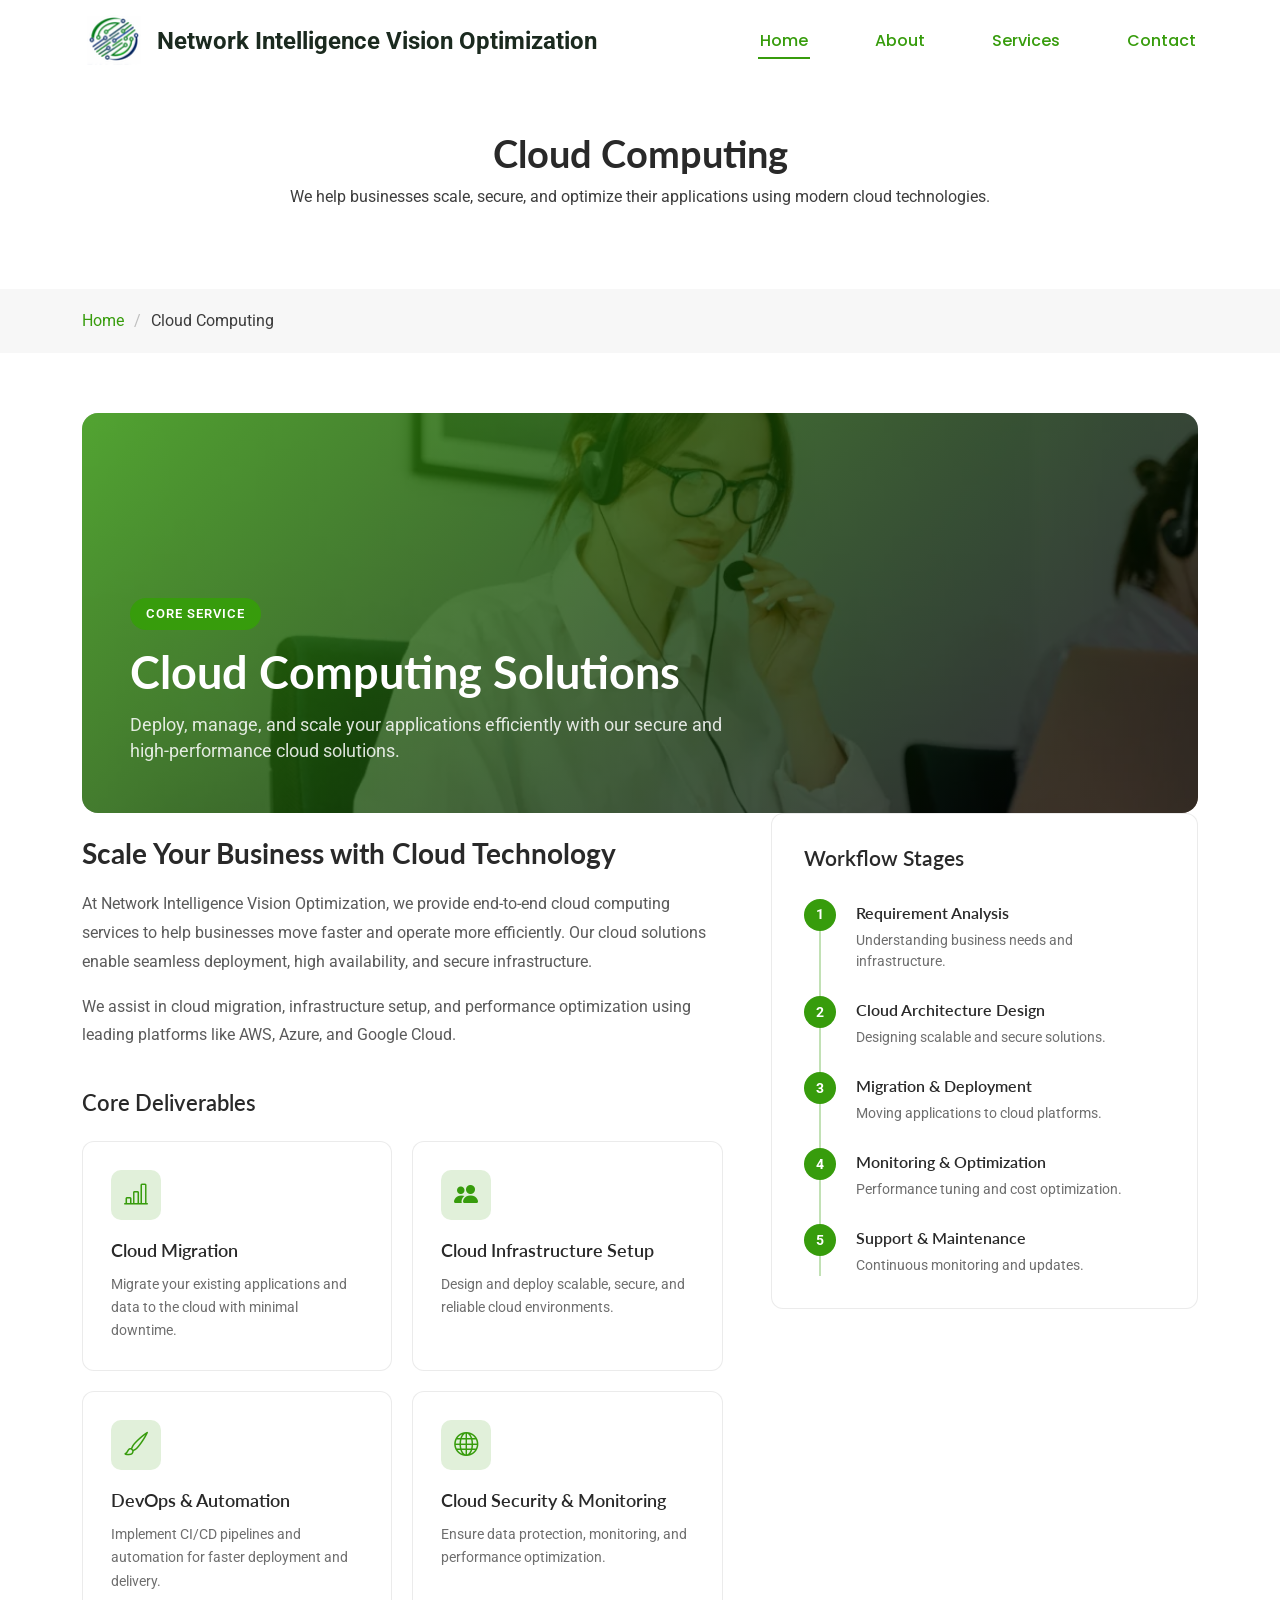
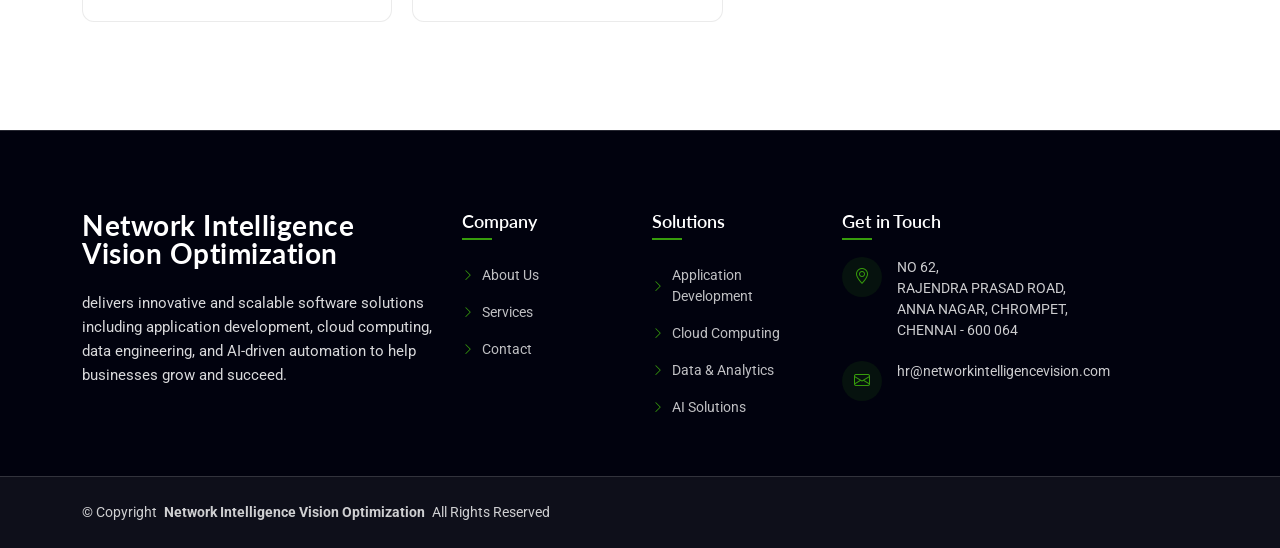
<file: Cloud Computing.html>
<!DOCTYPE html>
<html lang="en">

<head>
  <meta charset="utf-8">
  <meta content="width=device-width, initial-scale=1.0" name="viewport">
  <title>Service Details - Network Intelligence Vision Optimization</title>
  <meta name="description" content="">
  <meta name="keywords" content="">

   <!-- Logo -->
   <a href="index.html" class="logo d-flex align-items-center">
    <img src="assets/img/favicon.png" alt="Network Intelligence Vision Optimization" class="logo-img">
    <span class="logo-text">Network Intelligence Vision Optimization</span>
  </a>

  <!-- Fonts -->
  <link href="https://fonts.googleapis.com" rel="preconnect">
  <link href="https://fonts.gstatic.com" rel="preconnect" crossorigin>
  <link href="https://fonts.googleapis.com/css2?family=Roboto:ital,wght@0,100;0,300;0,400;0,500;0,700;0,900;1,100;1,300;1,400;1,500;1,700;1,900&family=Lato:ital,wght@0,100;0,300;0,400;0,700;0,900;1,100;1,300;1,400;1,700;1,900&family=Poppins:ital,wght@0,100;0,200;0,300;0,400;0,500;0,600;0,700;0,800;0,900;1,100;1,200;1,300;1,400;1,500;1,600;1,700;1,800;1,900&display=swap" rel="stylesheet">

  <!-- Vendor CSS Files -->
  <link href="assets/vendor/bootstrap/css/bootstrap.min.css" rel="stylesheet">
  <link href="assets/vendor/bootstrap-icons/bootstrap-icons.css" rel="stylesheet">
  <link href="assets/vendor/aos/aos.css" rel="stylesheet">
  <link href="assets/vendor/glightbox/css/glightbox.min.css" rel="stylesheet">
  <link href="assets/vendor/swiper/swiper-bundle.min.css" rel="stylesheet">

  <!-- Main CSS File -->
  <link href="assets/css/main.css" rel="stylesheet">

  <!-- =======================================================
  * Template Name: Network Intelligence Vision Optimization
  ======================================================== -->
</head>

<body class="service-details-page">

<header id="header" class="header d-flex align-items-center fixed-top">

  <div class="container position-relative d-flex align-items-center justify-content-between">

    <!-- Logo -->
   <a href="index.html" class="logo d-flex align-items-center">
    <img src="assets/img/favicon.png" alt="Network Intelligence Vision Optimization" class="logo-img">
    <span class="logo-text">Network Intelligence Vision Optimization</span>
  </a>

    <!-- Navigation -->
    <nav id="navmenu" class="navmenu">
      <ul>
        <li><a href="index.html#hero" class="active">Home</a></li>
        <li><a href="index.html#about">About</a></li>
        <li><a href="index.html#services">Services</a></li>
        <li><a href="index.html#contact">Contact</a></li>
      </ul>

      <i class="mobile-nav-toggle d-xl-none bi bi-list"></i>
    </nav>

  </div>

</header>

  <main class="main">

    <!-- Page Title -->
    <div class="page-title">
      <div class="heading">
        <div class="container">
          <div class="row d-flex justify-content-center text-center">
            <div class="col-lg-8">
              <h1 class="heading-title">Cloud Computing</h1>
              <p class="mb-0">
               We help businesses scale, secure, and optimize their applications using modern cloud technologies.
              </p>
            </div>
          </div>
        </div>
      </div>
      <nav class="breadcrumbs">
        <div class="container">
          <ol>
            <li><a href="index.html">Home</a></li>
            <li class="current">Cloud Computing</li>
          </ol>
        </div>
      </nav>
    </div><!-- End Page Title -->

    <!-- Service Details Section -->
    <section id="service-details" class="service-details section">

      <div class="container" data-aos="fade-up" data-aos-delay="100">

        <!-- Hero Banner -->
        <div class="service-hero" data-aos="zoom-in" data-aos-delay="150">
          <div class="hero-overlay"></div>
          <img src="assets/img/services/services-7.webp" alt="Brand Development Solutions" class="img-fluid">
          <div class="hero-content">
            <span class="service-badge">Core Service</span>
            <h2>Cloud Computing Solutions</h2>
            <p>Deploy, manage, and scale your applications efficiently with our secure and high-performance cloud solutions.</p>
          </div>
        </div>

        <!-- Main Content Grid -->
        <div class="content-grid">

          <!-- Left Column -->
          <div class="main-column">

            <!-- Description Block -->
            <div class="description-block" data-aos="fade-up" data-aos-delay="100">
              <br>
              <h3>Scale Your Business with Cloud Technology</h3>
              <p>At Network Intelligence Vision Optimization, we provide end-to-end cloud computing services to help businesses move faster and operate more efficiently. Our cloud solutions enable seamless deployment, high availability, and secure infrastructure.</p>
              <p>We assist in cloud migration, infrastructure setup, and performance optimization using leading platforms like AWS, Azure, and Google Cloud.</p>
            </div>

            <!-- Features Cards -->
            <div class="features-grid" data-aos="fade-up" data-aos-delay="150">
              <h4>Core Deliverables</h4>
              <div class="features-wrapper">
                <div class="feature-card">
                  <div class="card-icon">
                    <i class="bi bi-bar-chart-line"></i>
                  </div>
                  <h5>Cloud Migration</h5>
                  <p>Migrate your existing applications and data to the cloud with minimal downtime.</p>
                </div>
                <div class="feature-card">
                  <div class="card-icon">
                    <i class="bi bi-people-fill"></i>
                  </div>
                  <h5>Cloud Infrastructure Setup</h5>
                  <p>Design and deploy scalable, secure, and reliable cloud environments.</p>
                </div>
                <div class="feature-card">
                  <div class="card-icon">
                    <i class="bi bi-brush"></i>
                  </div>
                  <h5>DevOps & Automation</h5>
                  <p>Implement CI/CD pipelines and automation for faster deployment and delivery.</p>
                </div>
                <div class="feature-card">
                  <div class="card-icon">
                    <i class="bi bi-globe"></i>
                  </div>
                  <h5>Cloud Security & Monitoring</h5>
                  <p>Ensure data protection, monitoring, and performance optimization.</p>
                </div>
              </div>
            </div>

          </div><!-- End Left Column -->

          <!-- Right Column -->
          <div class="side-column">

            <!-- Process Timeline -->
            <div class="process-timeline" data-aos="fade-left" data-aos-delay="200">
              <h4>Workflow Stages</h4>
              <div class="timeline-items">
                <div class="timeline-item">
                  <div class="timeline-marker">
                    <span>1</span>
                  </div>
                  <div class="timeline-content">
                    <h6>Requirement Analysis</h6>
                    <p>Understanding business needs and infrastructure.</p>
                  </div>
                </div>
                <div class="timeline-item">
                  <div class="timeline-marker">
                    <span>2</span>
                  </div>
                  <div class="timeline-content">
                    <h6>Cloud Architecture Design</h6>
                    <p>Designing scalable and secure solutions.</p>
                  </div>
                </div>
                <div class="timeline-item">
                  <div class="timeline-marker">
                    <span>3</span>
                  </div>
                  <div class="timeline-content">
                    <h6>Migration & Deployment</h6>
                    <p>Moving applications to cloud platforms.</p>
                  </div>
                </div>
                <div class="timeline-item">
                  <div class="timeline-marker">
                    <span>4</span>
                  </div>
                  <div class="timeline-content">
                    <h6>Monitoring &amp; Optimization</h6>
                    <p>Performance tuning and cost optimization.</p>
                  </div>
                </div>

                  <div class="timeline-item">
                  <div class="timeline-marker">
                    <span>5</span>
                  </div>
                  <div class="timeline-content">
                    <h6>Support &amp; Maintenance </h6>
                    <p>Continuous monitoring and updates.</p>
                  </div>
                </div>

              </div>
            </div>

          </div><!-- End Right Column -->

        </div><!-- End Content Grid -->

      </div>

    </section><!-- /Service Details Section -->

  </main>

  <footer id="footer" class="footer dark-background">

    <div class="container">
      <div class="row gy-5">

        <div class="col-lg-4">
          <div class="footer-content">
            <a href="index.html" class="logo d-flex align-items-center mb-4">
              <span class="sitename">Network Intelligence Vision Optimization</span>
            </a>
            <p class="mb-4">delivers innovative and scalable software solutions including application development, cloud computing, data engineering, and AI-driven automation to help businesses grow and succeed.</p>
          </div>
        </div>

        <div class="col-lg-2 col-6">
          <div class="footer-links">
            <h4>Company</h4>
            <ul>
              <li><a href="#"><i class="bi bi-chevron-right"></i> About Us</a></li>
              <li><a href="#"><i class="bi bi-chevron-right"></i> Services  </a></li>
              <li><a href="#"><i class="bi bi-chevron-right"></i> Contact</a></li>
            </ul>
          </div>
        </div>

        <div class="col-lg-2 col-6">
          <div class="footer-links">
            <h4>Solutions</h4>
            <ul>
              <li><a href="#"><i class="bi bi-chevron-right"></i> Application Development  </a></li>
              <li><a href="#"><i class="bi bi-chevron-right"></i> Cloud Computing  </a></li>
              <li><a href="#"><i class="bi bi-chevron-right"></i> Data & Analytics </a></li>
              <li><a href="#"><i class="bi bi-chevron-right"></i> AI Solutions  </a></li>
            </ul>
          </div>
        </div>

        <div class="col-lg-4">
          <div class="footer-contact">
            <h4>Get in Touch</h4>
            <div class="contact-item">
              <div class="contact-icon">
                <i class="bi bi-geo-alt"></i>
              </div>
              <div class="contact-info">
                                <p>NO 62, <br>
                RAJENDRA PRASAD ROAD, <br>
                ANNA NAGAR, CHROMPET,<br> 
                CHENNAI - 600 064</p>
              </div>
            </div>

            <!-- <div class="contact-item">
              <div class="contact-icon">
                <i class="bi bi-telephone"></i>
              </div>
              <div class="contact-info">
                <p>+1 (555) 987-6543</p>
              </div>
            </div> -->

            <div class="contact-item">
              <div class="contact-icon">
                <i class="bi bi-envelope"></i>
              </div>
              <div class="contact-info">
                <p>
hr@networkintelligencevision.com</p>
              </div>
            </div>

          </div>
        </div>

      </div>
    </div>

<div class="footer-bottom">
      <div class="container">
        <div class="row align-items-center">
          <div class="col-lg-6">
            <div class="copyright">
              <p>© <span>Copyright</span> <strong class="px-1 sitename">Network Intelligence Vision Optimization</strong> <span>All Rights Reserved</span></p>
            </div>
          </div>
        </div>
      </div>
    </div>

  </footer>
  <!-- Scroll Top -->
  <a href="#" id="scroll-top" class="scroll-top d-flex align-items-center justify-content-center"><i class="bi bi-arrow-up-short"></i></a>

  <!-- Preloader -->
  <div id="preloader"></div>

  <!-- Vendor JS Files -->
  <script src="assets/vendor/bootstrap/js/bootstrap.bundle.min.js"></script>
  <script src="assets/vendor/php-email-form/validate.js"></script>
  <script src="assets/vendor/aos/aos.js"></script>
  <script src="assets/vendor/purecounter/purecounter_vanilla.js"></script>
  <script src="assets/vendor/imagesloaded/imagesloaded.pkgd.min.js"></script>
  <script src="assets/vendor/isotope-layout/isotope.pkgd.min.js"></script>
  <script src="assets/vendor/glightbox/js/glightbox.min.js"></script>
  <script src="assets/vendor/swiper/swiper-bundle.min.js"></script>

  <!-- Main JS File -->
  <script src="assets/js/main.js"></script>

</body>

</html>
</file>
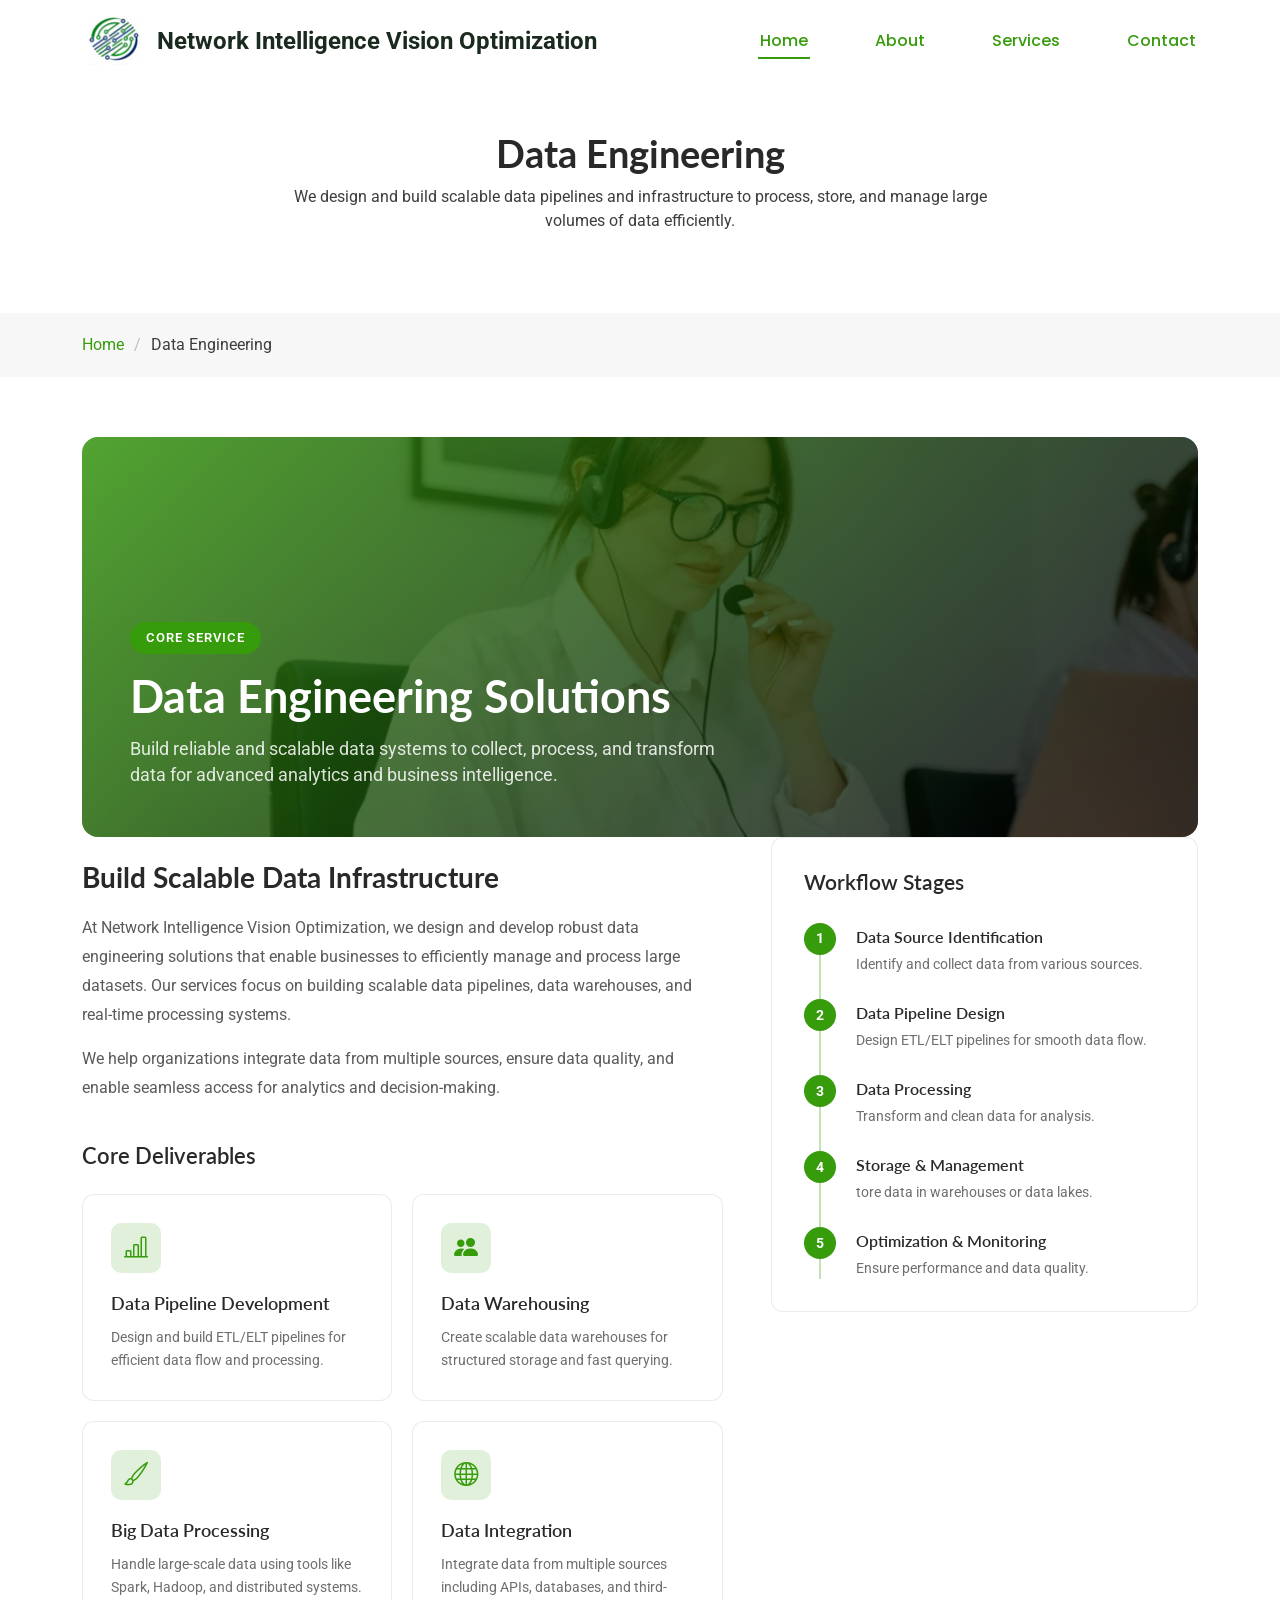
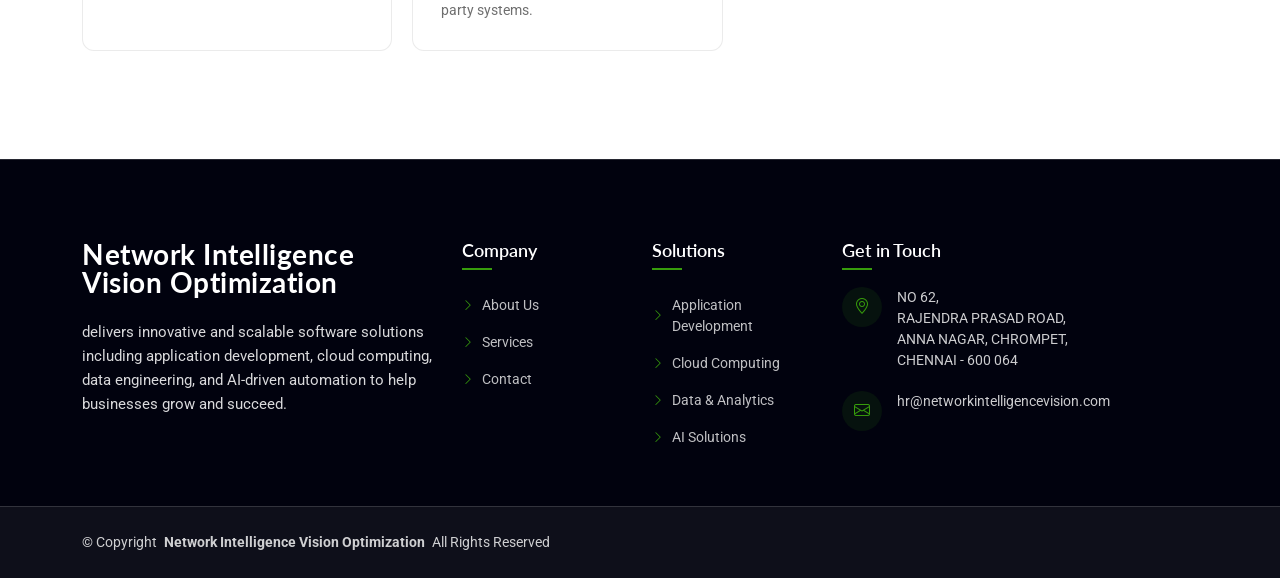
<file: Data Engineering.html>
<!DOCTYPE html>
<html lang="en">

<head>
  <meta charset="utf-8">
  <meta content="width=device-width, initial-scale=1.0" name="viewport">
  <title>Service Details - Network Intelligence Vision Optimization</title>
  <meta name="description" content="">
  <meta name="keywords" content="">

   <!-- Logo -->
   <a href="index.html" class="logo d-flex align-items-center">
    <img src="assets/img/favicon.png" alt="Network Intelligence Vision Optimization" class="logo-img">
    <span class="logo-text">Network Intelligence Vision Optimization</span>
  </a>

  <!-- Fonts -->
  <link href="https://fonts.googleapis.com" rel="preconnect">
  <link href="https://fonts.gstatic.com" rel="preconnect" crossorigin>
  <link href="https://fonts.googleapis.com/css2?family=Roboto:ital,wght@0,100;0,300;0,400;0,500;0,700;0,900;1,100;1,300;1,400;1,500;1,700;1,900&family=Lato:ital,wght@0,100;0,300;0,400;0,700;0,900;1,100;1,300;1,400;1,700;1,900&family=Poppins:ital,wght@0,100;0,200;0,300;0,400;0,500;0,600;0,700;0,800;0,900;1,100;1,200;1,300;1,400;1,500;1,600;1,700;1,800;1,900&display=swap" rel="stylesheet">

  <!-- Vendor CSS Files -->
  <link href="assets/vendor/bootstrap/css/bootstrap.min.css" rel="stylesheet">
  <link href="assets/vendor/bootstrap-icons/bootstrap-icons.css" rel="stylesheet">
  <link href="assets/vendor/aos/aos.css" rel="stylesheet">
  <link href="assets/vendor/glightbox/css/glightbox.min.css" rel="stylesheet">
  <link href="assets/vendor/swiper/swiper-bundle.min.css" rel="stylesheet">

  <!-- Main CSS File -->
  <link href="assets/css/main.css" rel="stylesheet">

  <!-- =======================================================
  * Template Name: Network Intelligence Vision Optimization
  ======================================================== -->
</head>

<body class="service-details-page">

<header id="header" class="header d-flex align-items-center fixed-top">

  <div class="container position-relative d-flex align-items-center justify-content-between">

    <!-- Logo -->
   <a href="index.html" class="logo d-flex align-items-center">
    <img src="assets/img/favicon.png" alt="Network Intelligence Vision Optimization" class="logo-img">
    <span class="logo-text">Network Intelligence Vision Optimization</span>
  </a>

    <!-- Navigation -->
    <nav id="navmenu" class="navmenu">
      <ul>
        <li><a href="index.html#hero" class="active">Home</a></li>
        <li><a href="index.html#about">About</a></li>
        <li><a href="index.html#services">Services</a></li>
        <li><a href="index.html#contact">Contact</a></li>
      </ul>

      <i class="mobile-nav-toggle d-xl-none bi bi-list"></i>
    </nav>

  </div>

</header>

  <main class="main">

    <!-- Page Title -->
    <div class="page-title">
      <div class="heading">
        <div class="container">
          <div class="row d-flex justify-content-center text-center">
            <div class="col-lg-8">
              <h1 class="heading-title">Data Engineering</h1>
              <p class="mb-0">
              We design and build scalable data pipelines and infrastructure to process, store, and manage large volumes of data efficiently.
              </p>
            </div>
          </div>
        </div>
      </div>
      <nav class="breadcrumbs">
        <div class="container">
          <ol>
            <li><a href="index.html">Home</a></li>
            <li class="current">Data Engineering</li>
          </ol>
        </div>
      </nav>
    </div><!-- End Page Title -->

    <!-- Service Details Section -->
    <section id="service-details" class="service-details section">

      <div class="container" data-aos="fade-up" data-aos-delay="100">

        <!-- Hero Banner -->
        <div class="service-hero" data-aos="zoom-in" data-aos-delay="150">
          <div class="hero-overlay"></div>
          <img src="assets/img/services/services-7.webp" alt="Brand Development Solutions" class="img-fluid">
          <div class="hero-content">
            <span class="service-badge">Core Service</span>
            <h2>Data Engineering Solutions</h2>
            <p>Build reliable and scalable data systems to collect, process, and transform data for advanced analytics and business intelligence.</p>
          </div>
        </div>

        <!-- Main Content Grid -->
        <div class="content-grid">

          <!-- Left Column -->
          <div class="main-column">

            <!-- Description Block -->
            <div class="description-block" data-aos="fade-up" data-aos-delay="100">
              <br>
              <h3>Build Scalable Data Infrastructure</h3>
              <p>At Network Intelligence Vision Optimization, we design and develop robust data engineering solutions that enable businesses to efficiently manage and process large datasets. Our services focus on building scalable data pipelines, data warehouses, and real-time processing systems.</p>
              <p>We help organizations integrate data from multiple sources, ensure data quality, and enable seamless access for analytics and decision-making.</p>
            </div>

            <!-- Features Cards -->
            <div class="features-grid" data-aos="fade-up" data-aos-delay="150">
              <h4>Core Deliverables</h4>
              <div class="features-wrapper">
                <div class="feature-card">
                  <div class="card-icon">
                    <i class="bi bi-bar-chart-line"></i>
                  </div>
                  <h5>Data Pipeline Development</h5>
                  <p>Design and build ETL/ELT pipelines for efficient data flow and processing.</p>
                </div>
                <div class="feature-card">
                  <div class="card-icon">
                    <i class="bi bi-people-fill"></i>
                  </div>
                  <h5>Data Warehousing</h5>
                  <p>Create scalable data warehouses for structured storage and fast querying.</p>
                </div>
                <div class="feature-card">
                  <div class="card-icon">
                    <i class="bi bi-brush"></i>
                  </div>
                  <h5>Big Data Processing</h5>
                  <p>Handle large-scale data using tools like Spark, Hadoop, and distributed systems.</p>
                </div>
                <div class="feature-card">
                  <div class="card-icon">
                    <i class="bi bi-globe"></i>
                  </div>
                  <h5>Data Integration</h5>
                  <p>Integrate data from multiple sources including APIs, databases, and third-party systems.</p>
                </div>
              </div>
            </div>

          </div><!-- End Left Column -->

          <!-- Right Column -->
          <div class="side-column">

            <!-- Process Timeline -->
            <div class="process-timeline" data-aos="fade-left" data-aos-delay="200">
              <h4>Workflow Stages</h4>
              <div class="timeline-items">
                <div class="timeline-item">
                  <div class="timeline-marker">
                    <span>1</span>
                  </div>
                  <div class="timeline-content">
                    <h6> Data Source Identification</h6>
                    <p>Identify and collect data from various sources.</p>
                  </div>
                </div>
                <div class="timeline-item">
                  <div class="timeline-marker">
                    <span>2</span>
                  </div>
                  <div class="timeline-content">
                    <h6>Data Pipeline Design</h6>
                    <p>Design ETL/ELT pipelines for smooth data flow.</p>
                  </div>
                </div>
                <div class="timeline-item">
                  <div class="timeline-marker">
                    <span>3</span>
                  </div>
                  <div class="timeline-content">
                    <h6>Data Processing</h6>
                    <p>Transform and clean data for analysis.</p>
                  </div>
                </div>
                <div class="timeline-item">
                  <div class="timeline-marker">
                    <span>4</span>
                  </div>
                  <div class="timeline-content">
                    <h6>Storage &amp; Management </h6>
                    <p>tore data in warehouses or data lakes.</p>
                  </div>
                </div>

                     <div class="timeline-item">
                  <div class="timeline-marker">
                    <span>5</span>
                  </div>
                  <div class="timeline-content">
                    <h6>Optimization &amp; Monitoring </h6>
                    <p>Ensure performance and data quality.</p>
                  </div>
                </div>

              </div>
            </div>

          </div><!-- End Right Column -->

        </div><!-- End Content Grid -->

      </div>

    </section><!-- /Service Details Section -->

  </main>

  <footer id="footer" class="footer dark-background">

    <div class="container">
      <div class="row gy-5">

        <div class="col-lg-4">
          <div class="footer-content">
            <a href="index.html" class="logo d-flex align-items-center mb-4">
              <span class="sitename">Network Intelligence Vision Optimization</span>
            </a>
            <p class="mb-4">delivers innovative and scalable software solutions including application development, cloud computing, data engineering, and AI-driven automation to help businesses grow and succeed.</p>
          </div>
        </div>

        <div class="col-lg-2 col-6">
          <div class="footer-links">
            <h4>Company</h4>
            <ul>
              <li><a href="#"><i class="bi bi-chevron-right"></i> About Us</a></li>
              <li><a href="#"><i class="bi bi-chevron-right"></i> Services  </a></li>
              <li><a href="#"><i class="bi bi-chevron-right"></i> Contact</a></li>
            </ul>
          </div>
        </div>

        <div class="col-lg-2 col-6">
          <div class="footer-links">
            <h4>Solutions</h4>
            <ul>
              <li><a href="#"><i class="bi bi-chevron-right"></i> Application Development  </a></li>
              <li><a href="#"><i class="bi bi-chevron-right"></i> Cloud Computing  </a></li>
              <li><a href="#"><i class="bi bi-chevron-right"></i> Data & Analytics </a></li>
              <li><a href="#"><i class="bi bi-chevron-right"></i> AI Solutions  </a></li>
            </ul>
          </div>
        </div>

        <div class="col-lg-4">
          <div class="footer-contact">
            <h4>Get in Touch</h4>
            <div class="contact-item">
              <div class="contact-icon">
                <i class="bi bi-geo-alt"></i>
              </div>
              <div class="contact-info">
                                <p>NO 62, <br>
                RAJENDRA PRASAD ROAD, <br>
                ANNA NAGAR, CHROMPET,<br> 
                CHENNAI - 600 064</p>
              </div>
            </div>

            <!-- <div class="contact-item">
              <div class="contact-icon">
                <i class="bi bi-telephone"></i>
              </div>
              <div class="contact-info">
                <p>+1 (555) 987-6543</p>
              </div>
            </div> -->

            <div class="contact-item">
              <div class="contact-icon">
                <i class="bi bi-envelope"></i>
              </div>
              <div class="contact-info">
                <p>hr@networkintelligencevision.com</p>
              </div>
            </div>

          </div>
        </div>

      </div>
    </div>

<div class="footer-bottom">
      <div class="container">
        <div class="row align-items-center">
          <div class="col-lg-6">
            <div class="copyright">
              <p>© <span>Copyright</span> <strong class="px-1 sitename">Network Intelligence Vision Optimization</strong> <span>All Rights Reserved</span></p>
            </div>
          </div>
        </div>
      </div>
    </div>

  </footer>
  <!-- Scroll Top -->
  <a href="#" id="scroll-top" class="scroll-top d-flex align-items-center justify-content-center"><i class="bi bi-arrow-up-short"></i></a>

  <!-- Preloader -->
  <div id="preloader"></div>

  <!-- Vendor JS Files -->
  <script src="assets/vendor/bootstrap/js/bootstrap.bundle.min.js"></script>
  <script src="assets/vendor/php-email-form/validate.js"></script>
  <script src="assets/vendor/aos/aos.js"></script>
  <script src="assets/vendor/purecounter/purecounter_vanilla.js"></script>
  <script src="assets/vendor/imagesloaded/imagesloaded.pkgd.min.js"></script>
  <script src="assets/vendor/isotope-layout/isotope.pkgd.min.js"></script>
  <script src="assets/vendor/glightbox/js/glightbox.min.js"></script>
  <script src="assets/vendor/swiper/swiper-bundle.min.js"></script>

  <!-- Main JS File -->
  <script src="assets/js/main.js"></script>

</body>

</html>
</file>
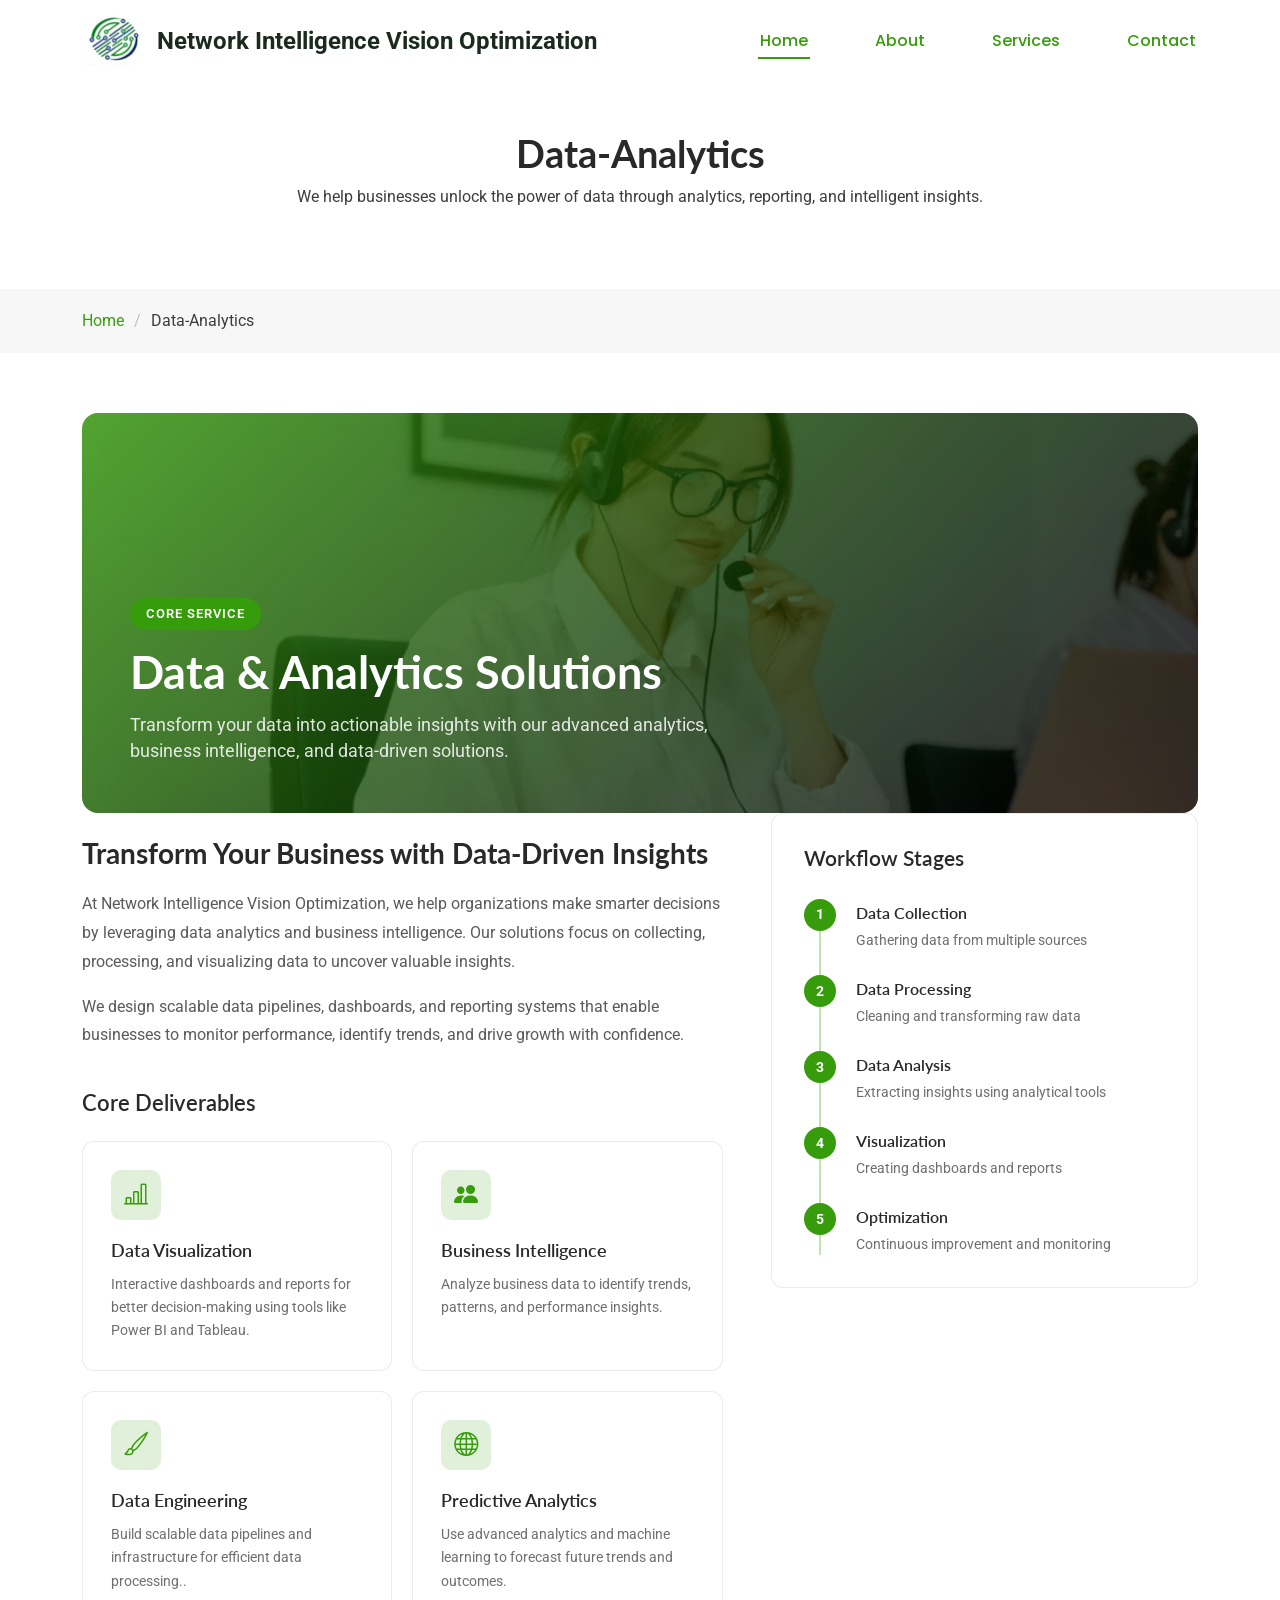
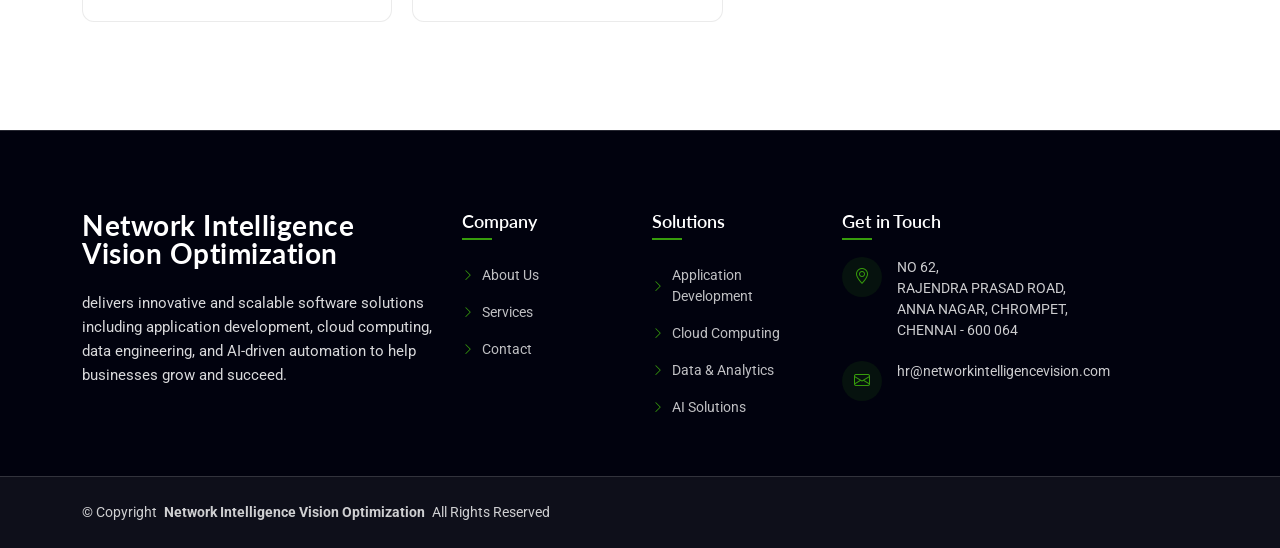
<file: Data-Analytics.html>
<!DOCTYPE html>
<html lang="en">

<head>
  <meta charset="utf-8">
  <meta content="width=device-width, initial-scale=1.0" name="viewport">
  <title>Service Details - Network Intelligence Vision Optimization</title>
  <meta name="description" content="">
  <meta name="keywords" content="">

   <!-- Logo -->
   <a href="index.html" class="logo d-flex align-items-center">
    <img src="assets/img/favicon.png" alt="Network Intelligence Vision Optimization" class="logo-img">
    <span class="logo-text">Network Intelligence Vision Optimization</span>
  </a>

  <!-- Fonts -->
  <link href="https://fonts.googleapis.com" rel="preconnect">
  <link href="https://fonts.gstatic.com" rel="preconnect" crossorigin>
  <link href="https://fonts.googleapis.com/css2?family=Roboto:ital,wght@0,100;0,300;0,400;0,500;0,700;0,900;1,100;1,300;1,400;1,500;1,700;1,900&family=Lato:ital,wght@0,100;0,300;0,400;0,700;0,900;1,100;1,300;1,400;1,700;1,900&family=Poppins:ital,wght@0,100;0,200;0,300;0,400;0,500;0,600;0,700;0,800;0,900;1,100;1,200;1,300;1,400;1,500;1,600;1,700;1,800;1,900&display=swap" rel="stylesheet">

  <!-- Vendor CSS Files -->
  <link href="assets/vendor/bootstrap/css/bootstrap.min.css" rel="stylesheet">
  <link href="assets/vendor/bootstrap-icons/bootstrap-icons.css" rel="stylesheet">
  <link href="assets/vendor/aos/aos.css" rel="stylesheet">
  <link href="assets/vendor/glightbox/css/glightbox.min.css" rel="stylesheet">
  <link href="assets/vendor/swiper/swiper-bundle.min.css" rel="stylesheet">

  <!-- Main CSS File -->
  <link href="assets/css/main.css" rel="stylesheet">

  <!-- =======================================================
  * Template Name: Network Intelligence Vision Optimization
  ======================================================== -->
</head>

<body class="service-details-page">

<header id="header" class="header d-flex align-items-center fixed-top">

  <div class="container position-relative d-flex align-items-center justify-content-between">

    <!-- Logo -->
   <a href="index.html" class="logo d-flex align-items-center">
    <img src="assets/img/favicon.png" alt="Network Intelligence Vision Optimization" class="logo-img">
    <span class="logo-text">Network Intelligence Vision Optimization</span>
  </a>

    <!-- Navigation -->
    <nav id="navmenu" class="navmenu">
      <ul>
        <li><a href="index.html#hero" class="active">Home</a></li>
        <li><a href="index.html#about">About</a></li>
        <li><a href="index.html#services">Services</a></li>
        <li><a href="index.html#contact">Contact</a></li>
      </ul>

      <i class="mobile-nav-toggle d-xl-none bi bi-list"></i>
    </nav>

  </div>

</header>
  <main class="main">

    <!-- Page Title -->
    <div class="page-title">
      <div class="heading">
        <div class="container">
          <div class="row d-flex justify-content-center text-center">
            <div class="col-lg-8">
              <h1 class="heading-title">Data-Analytics</h1>
              <p class="mb-0">
            We help businesses unlock the power of data through analytics, reporting, and intelligent insights.
              </p>
            </div>
          </div>
        </div>
      </div>
      <nav class="breadcrumbs">
        <div class="container">
          <ol>
            <li><a href="index.html">Home</a></li>
            <li class="current">Data-Analytics</li>
          </ol>
        </div>
      </nav>
    </div><!-- End Page Title -->

    <!-- Service Details Section -->
    <section id="service-details" class="service-details section">

      <div class="container" data-aos="fade-up" data-aos-delay="100">

        <!-- Hero Banner -->
        <div class="service-hero" data-aos="zoom-in" data-aos-delay="150">
          <div class="hero-overlay"></div>
          <img src="assets/img/services/services-7.webp" alt="Brand Development Solutions" class="img-fluid">
          <div class="hero-content">
            <span class="service-badge">Core Service</span>
            <h2>Data & Analytics Solutions</h2>
            <p>Transform your data into actionable insights with our advanced analytics, business intelligence, and data-driven solutions.</p>
          </div>
        </div>

        <!-- Main Content Grid -->
        <div class="content-grid">

          <!-- Left Column -->
          <div class="main-column">

            <!-- Description Block -->
            <div class="description-block" data-aos="fade-up" data-aos-delay="100">
              <br>
              <h3>Transform Your Business with Data-Driven Insights</h3>
              <p>At Network Intelligence Vision Optimization, we help organizations make smarter decisions by leveraging data analytics and business intelligence. Our solutions focus on collecting, processing, and visualizing data to uncover valuable insights.</p>
              <p>We design scalable data pipelines, dashboards, and reporting systems that enable businesses to monitor performance, identify trends, and drive growth with confidence.</p>
            </div>

            <!-- Features Cards -->
            <div class="features-grid" data-aos="fade-up" data-aos-delay="150">
              <h4>Core Deliverables</h4>
              <div class="features-wrapper">
                <div class="feature-card">
                  <div class="card-icon">
                    <i class="bi bi-bar-chart-line"></i>
                  </div>
                  <h5>Data Visualization</h5>
                  <p>Interactive dashboards and reports for better decision-making using tools like Power BI and Tableau.</p>
                </div>
                <div class="feature-card">
                  <div class="card-icon">
                    <i class="bi bi-people-fill"></i>
                  </div>
                  <h5>Business Intelligence</h5>
                  <p>Analyze business data to identify trends, patterns, and performance insights.</p>
                </div>
                <div class="feature-card">
                  <div class="card-icon">
                    <i class="bi bi-brush"></i>
                  </div>
                  <h5>Data Engineering</h5>
                  <p>Build scalable data pipelines and infrastructure for efficient data processing..</p>
                </div>
                <div class="feature-card">
                  <div class="card-icon">
                    <i class="bi bi-globe"></i>
                  </div>
                  <h5>Predictive Analytics</h5>
                  <p>Use advanced analytics and machine learning to forecast future trends and outcomes.</p>
                </div>
              </div>
            </div>

          </div><!-- End Left Column -->

          <!-- Right Column -->
          <div class="side-column">

            <!-- Process Timeline -->
            <div class="process-timeline" data-aos="fade-left" data-aos-delay="200">
              <h4>Workflow Stages</h4>
              <div class="timeline-items">
                <div class="timeline-item">
                  <div class="timeline-marker">
                    <span>1</span>
                  </div>
                  <div class="timeline-content">
                    <h6>Data Collection  </h6>
                    <p>Gathering data from multiple sources  </p>
                  </div>
                </div>
                <div class="timeline-item">
                  <div class="timeline-marker">
                    <span>2</span>
                  </div>
                  <div class="timeline-content">
                    <h6>Data Processing  </h6>
                    <p>Cleaning and transforming raw data</p>
                  </div>
                </div>
                <div class="timeline-item">
                  <div class="timeline-marker">
                    <span>3</span>
                  </div>
                  <div class="timeline-content">
                    <h6>Data Analysis</h6>
                    <p>Extracting insights using analytical tools </p>
                  </div>
                </div>
                <div class="timeline-item">
                  <div class="timeline-marker">
                    <span>4</span>
                  </div>
                  <div class="timeline-content">
                    <h6>Visualization  </h6>
                    <p>Creating dashboards and reports </p>
                  </div>
                </div>

                      <div class="timeline-item">
                  <div class="timeline-marker">
                    <span>5</span>
                  </div>
                  <div class="timeline-content">
                    <h6>Optimization   </h6>
                    <p>Continuous improvement and monitoring   </p>
                  </div>
                </div>
              </div>
            </div>

          </div><!-- End Right Column -->

        </div><!-- End Content Grid -->

      </div>

    </section><!-- /Service Details Section -->

  </main>

  <footer id="footer" class="footer dark-background">

    <div class="container">
      <div class="row gy-5">

        <div class="col-lg-4">
          <div class="footer-content">
            <a href="index.html" class="logo d-flex align-items-center mb-4">
              <span class="sitename">Network Intelligence Vision Optimization</span>
            </a>
            <p class="mb-4">delivers innovative and scalable software solutions including application development, cloud computing, data engineering, and AI-driven automation to help businesses grow and succeed.</p>
          </div>
        </div>

        <div class="col-lg-2 col-6">
          <div class="footer-links">
            <h4>Company</h4>
            <ul>
              <li><a href="#"><i class="bi bi-chevron-right"></i> About Us</a></li>
              <li><a href="#"><i class="bi bi-chevron-right"></i> Services  </a></li>
              <li><a href="#"><i class="bi bi-chevron-right"></i> Contact</a></li>
            </ul>
          </div>
        </div>

        <div class="col-lg-2 col-6">
          <div class="footer-links">
            <h4>Solutions</h4>
            <ul>
              <li><a href="#"><i class="bi bi-chevron-right"></i> Application Development  </a></li>
              <li><a href="#"><i class="bi bi-chevron-right"></i> Cloud Computing  </a></li>
              <li><a href="#"><i class="bi bi-chevron-right"></i> Data & Analytics </a></li>
              <li><a href="#"><i class="bi bi-chevron-right"></i> AI Solutions  </a></li>
            </ul>
          </div>
        </div>

        <div class="col-lg-4">
          <div class="footer-contact">
            <h4>Get in Touch</h4>
            <div class="contact-item">
              <div class="contact-icon">
                <i class="bi bi-geo-alt"></i>
              </div>
              <div class="contact-info">
                               <p>NO 62, <br>
                RAJENDRA PRASAD ROAD, <br>
                ANNA NAGAR, CHROMPET,<br> 
                CHENNAI - 600 064</p>
              </div>
            </div>

            <!-- <div class="contact-item">
              <div class="contact-icon">
                <i class="bi bi-telephone"></i>
              </div>
              <div class="contact-info">
                <p>+1 (555) 987-6543</p>
              </div>
            </div> -->

            <div class="contact-item">
              <div class="contact-icon">
                <i class="bi bi-envelope"></i>
              </div>
              <div class="contact-info">
                <p>hr@networkintelligencevision.com</p>
              </div>
            </div>

          </div>
        </div>

      </div>
    </div>

<div class="footer-bottom">
      <div class="container">
        <div class="row align-items-center">
          <div class="col-lg-6">
            <div class="copyright">
              <p>© <span>Copyright</span> <strong class="px-1 sitename">Network Intelligence Vision Optimization</strong> <span>All Rights Reserved</span></p>
            </div>
          </div>
        </div>
      </div>
    </div>

  </footer>
  <!-- Scroll Top -->
  <a href="#" id="scroll-top" class="scroll-top d-flex align-items-center justify-content-center"><i class="bi bi-arrow-up-short"></i></a>

  <!-- Preloader -->
  <div id="preloader"></div>

  <!-- Vendor JS Files -->
  <script src="assets/vendor/bootstrap/js/bootstrap.bundle.min.js"></script>
  <script src="assets/vendor/php-email-form/validate.js"></script>
  <script src="assets/vendor/aos/aos.js"></script>
  <script src="assets/vendor/purecounter/purecounter_vanilla.js"></script>
  <script src="assets/vendor/imagesloaded/imagesloaded.pkgd.min.js"></script>
  <script src="assets/vendor/isotope-layout/isotope.pkgd.min.js"></script>
  <script src="assets/vendor/glightbox/js/glightbox.min.js"></script>
  <script src="assets/vendor/swiper/swiper-bundle.min.js"></script>

  <!-- Main JS File -->
  <script src="assets/js/main.js"></script>

</body>

</html>
</file>
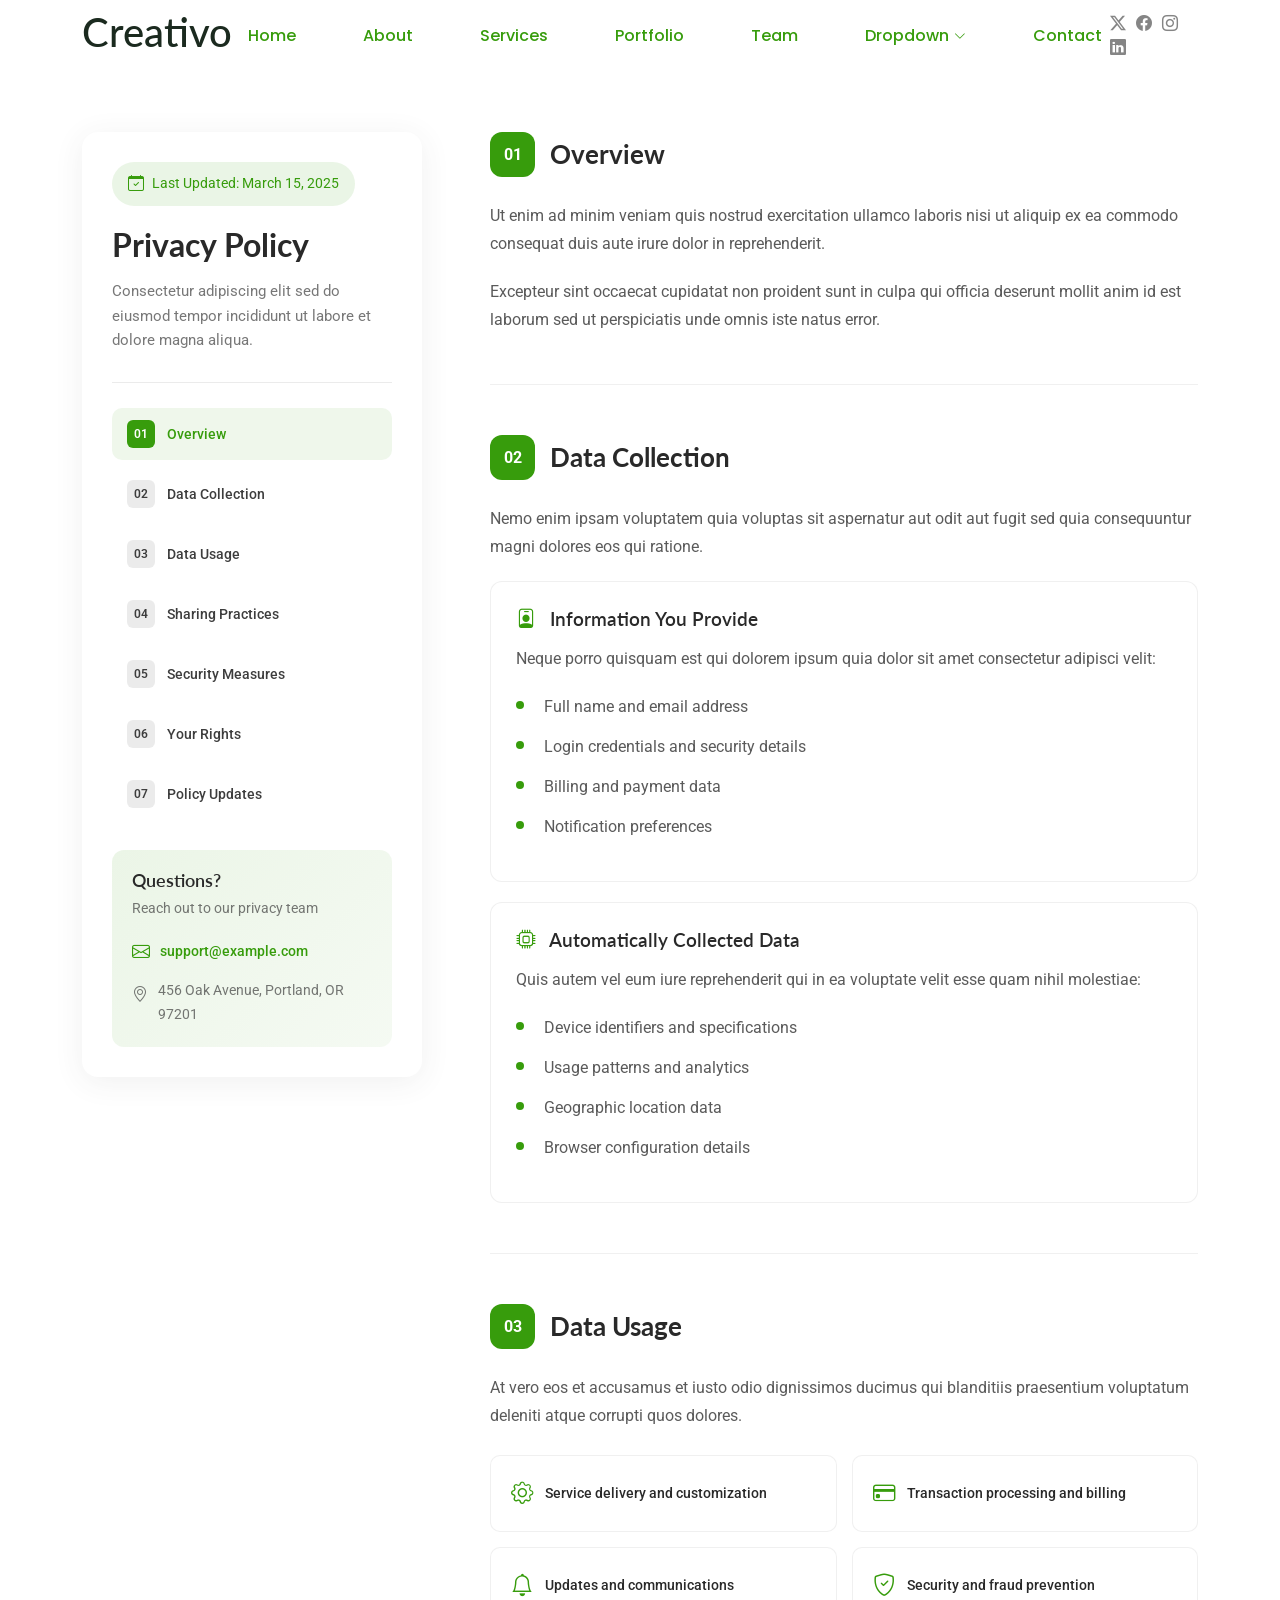
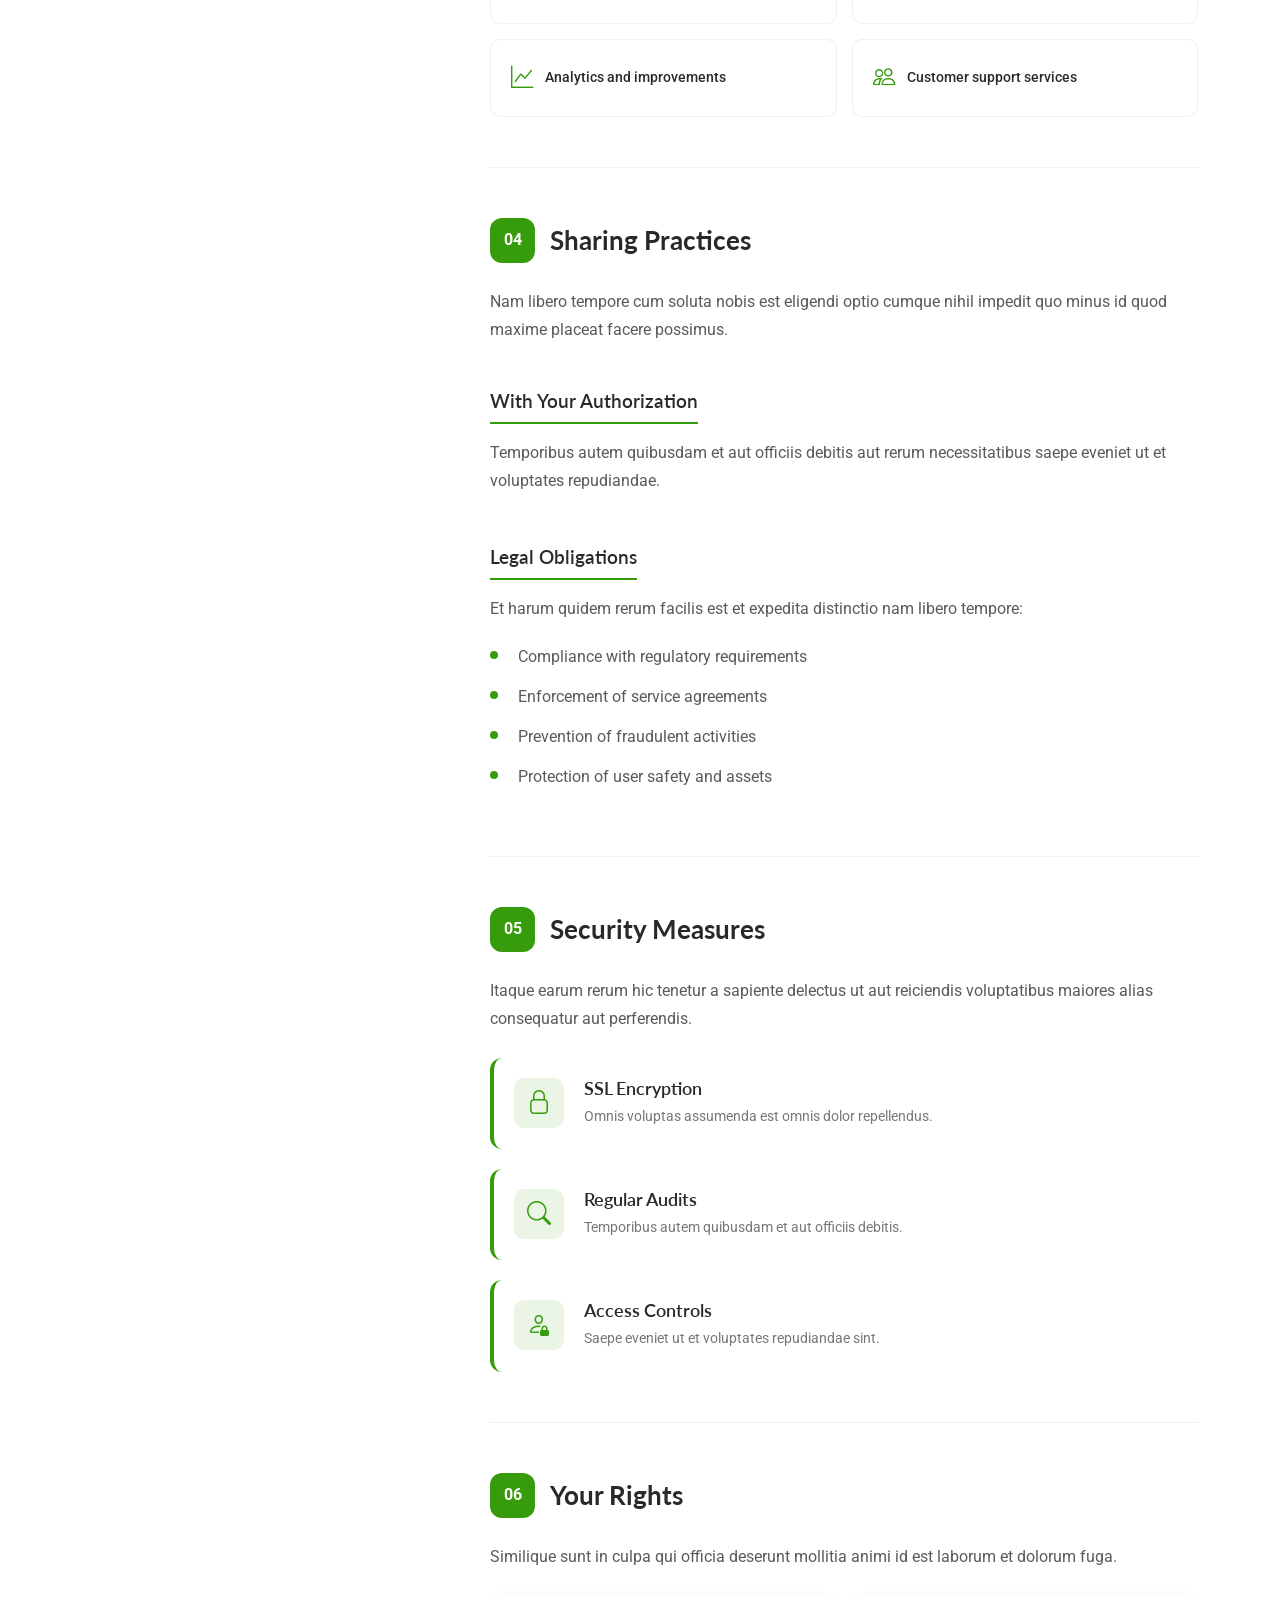
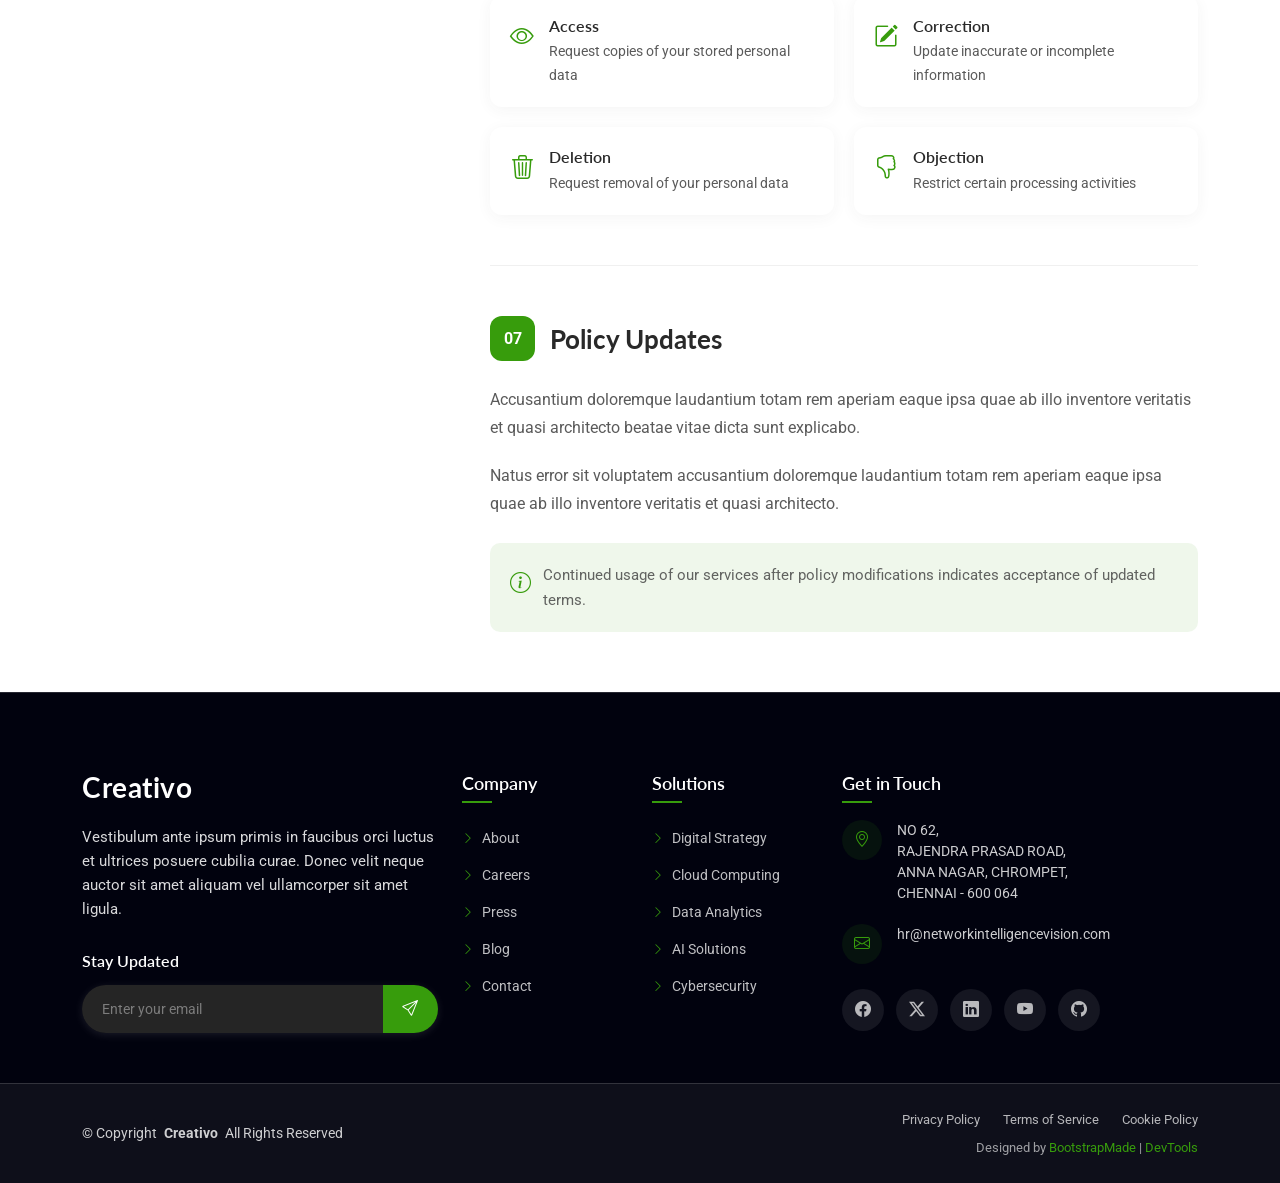
<file: privacy.html>
<!DOCTYPE html>
<html lang="en">

<head>
  <meta charset="utf-8">
  <meta content="width=device-width, initial-scale=1.0" name="viewport">
  <title>Privacy - Creativo Bootstrap Template</title>
  <meta name="description" content="">
  <meta name="keywords" content="">

  <!-- Favicons -->
  <link href="assets/img/favicon.png" rel="icon">
  <link href="assets/img/apple-touch-icon.png" rel="apple-touch-icon">

  <!-- Fonts -->
  <link href="https://fonts.googleapis.com" rel="preconnect">
  <link href="https://fonts.gstatic.com" rel="preconnect" crossorigin>
  <link href="https://fonts.googleapis.com/css2?family=Roboto:ital,wght@0,100;0,300;0,400;0,500;0,700;0,900;1,100;1,300;1,400;1,500;1,700;1,900&family=Lato:ital,wght@0,100;0,300;0,400;0,700;0,900;1,100;1,300;1,400;1,700;1,900&family=Poppins:ital,wght@0,100;0,200;0,300;0,400;0,500;0,600;0,700;0,800;0,900;1,100;1,200;1,300;1,400;1,500;1,600;1,700;1,800;1,900&display=swap" rel="stylesheet">

  <!-- Vendor CSS Files -->
  <link href="assets/vendor/bootstrap/css/bootstrap.min.css" rel="stylesheet">
  <link href="assets/vendor/bootstrap-icons/bootstrap-icons.css" rel="stylesheet">
  <link href="assets/vendor/aos/aos.css" rel="stylesheet">
  <link href="assets/vendor/glightbox/css/glightbox.min.css" rel="stylesheet">
  <link href="assets/vendor/swiper/swiper-bundle.min.css" rel="stylesheet">

  <!-- Main CSS File -->
  <link href="assets/css/main.css" rel="stylesheet">

  <!-- =======================================================
  * Template Name: Creativo
  * Template URL: https://bootstrapmade.com/creativo-bootstrap-creative-agency-template/
  * Updated: Mar 23 2026 with Bootstrap v5.3.8
  * Author: BootstrapMade.com
  * License: https://bootstrapmade.com/license/
  ======================================================== -->
</head>

<body class="privacy-page">

  <header id="header" class="header d-flex align-items-center sticky-top">
    <div class="container position-relative d-flex align-items-center justify-content-between">

      <a href="index.html" class="logo d-flex align-items-center me-auto me-xl-0">
        <!-- Uncomment the line below if you also wish to use an image logo -->
        <!-- <img src="assets/img/logo.webp" alt=""> -->
        <h1 class="sitename">Creativo</h1>
      </a>

      <nav id="navmenu" class="navmenu">
        <ul>
          <li><a href="#hero">Home</a></li>
          <li><a href="#about">About</a></li>
          <li><a href="#services">Services</a></li>
          <li><a href="#portfolio">Portfolio</a></li>
          <li><a href="#team">Team</a></li>
          <li class="dropdown"><a href="#"><span>Dropdown</span> <i class="bi bi-chevron-down toggle-dropdown"></i></a>
            <ul>
              <li><a href="#">Dropdown 1</a></li>
              <li class="dropdown"><a href="#"><span>Deep Dropdown</span> <i class="bi bi-chevron-down toggle-dropdown"></i></a>
                <ul>
                  <li><a href="#">Deep Dropdown 1</a></li>
                  <li><a href="#">Deep Dropdown 2</a></li>
                  <li><a href="#">Deep Dropdown 3</a></li>
                  <li><a href="#">Deep Dropdown 4</a></li>
                  <li><a href="#">Deep Dropdown 5</a></li>
                </ul>
              </li>
              <li><a href="#">Dropdown 2</a></li>
              <li><a href="#">Dropdown 3</a></li>
              <li><a href="#">Dropdown 4</a></li>
            </ul>
          </li>
          <li><a href="#contact">Contact</a></li>
        </ul>
        <i class="mobile-nav-toggle d-xl-none bi bi-list"></i>
      </nav>

      <div class="header-social-links">
        <a href="#" class="twitter"><i class="bi bi-twitter-x"></i></a>
        <a href="#" class="facebook"><i class="bi bi-facebook"></i></a>
        <a href="#" class="instagram"><i class="bi bi-instagram"></i></a>
        <a href="#" class="linkedin"><i class="bi bi-linkedin"></i></a>
      </div>

    </div>
  </header>

  <main class="main">

    <!-- Privacy Section -->
    <section id="privacy" class="privacy section">

      <div class="container" data-aos="fade-up" data-aos-delay="100">

        <!-- Two Column Layout -->
        <div class="row g-5">

          <!-- Sidebar Navigation -->
          <div class="col-lg-4" data-aos="fade-right" data-aos-delay="150">
            <div class="policy-sidebar">
              <div class="effective-badge">
                <i class="bi bi-calendar-check"></i>
                <span>Last Updated: March 15, 2025</span>
              </div>
              <h1>Privacy Policy</h1>
              <p class="sidebar-intro">Consectetur adipiscing elit sed do eiusmod tempor incididunt ut labore et dolore magna aliqua.</p>

              <nav class="policy-nav">
                <a href="#overview" class="nav-link active">
                  <span class="nav-number">01</span>
                  <span class="nav-text">Overview</span>
                </a>
                <a href="#data-collection" class="nav-link">
                  <span class="nav-number">02</span>
                  <span class="nav-text">Data Collection</span>
                </a>
                <a href="#usage" class="nav-link">
                  <span class="nav-number">03</span>
                  <span class="nav-text">Data Usage</span>
                </a>
                <a href="#sharing" class="nav-link">
                  <span class="nav-number">04</span>
                  <span class="nav-text">Sharing Practices</span>
                </a>
                <a href="#security" class="nav-link">
                  <span class="nav-number">05</span>
                  <span class="nav-text">Security Measures</span>
                </a>
                <a href="#rights" class="nav-link">
                  <span class="nav-number">06</span>
                  <span class="nav-text">Your Rights</span>
                </a>
                <a href="#updates" class="nav-link">
                  <span class="nav-number">07</span>
                  <span class="nav-text">Policy Updates</span>
                </a>
              </nav>

              <div class="contact-card">
                <h4>Questions?</h4>
                <p>Reach out to our privacy team</p>
                <a href="mailto:support@example.com" class="contact-email">
                  <i class="bi bi-envelope"></i>
                  support@example.com
                </a>
                <div class="contact-address">
                  <i class="bi bi-geo-alt"></i>
                  <span>456 Oak Avenue, Portland, OR 97201</span>
                </div>
              </div>
            </div>
          </div><!-- End Sidebar -->

          <!-- Main Content -->
          <div class="col-lg-8" data-aos="fade-left" data-aos-delay="200">
            <div class="policy-content">

              <!-- Overview Section -->
              <article id="overview" class="policy-section">
                <div class="section-header">
                  <span class="section-number">01</span>
                  <h2>Overview</h2>
                </div>
                <div class="section-body">
                  <p>Ut enim ad minim veniam quis nostrud exercitation ullamco laboris nisi ut aliquip ex ea commodo consequat duis aute irure dolor in reprehenderit.</p>
                  <p>Excepteur sint occaecat cupidatat non proident sunt in culpa qui officia deserunt mollit anim id est laborum sed ut perspiciatis unde omnis iste natus error.</p>
                </div>
              </article><!-- End Overview Section -->

              <!-- Data Collection Section -->
              <article id="data-collection" class="policy-section">
                <div class="section-header">
                  <span class="section-number">02</span>
                  <h2>Data Collection</h2>
                </div>
                <div class="section-body">
                  <p>Nemo enim ipsam voluptatem quia voluptas sit aspernatur aut odit aut fugit sed quia consequuntur magni dolores eos qui ratione.</p>

                  <div class="info-card">
                    <h3><i class="bi bi-person-badge"></i> Information You Provide</h3>
                    <p>Neque porro quisquam est qui dolorem ipsum quia dolor sit amet consectetur adipisci velit:</p>
                    <ul>
                      <li>Full name and email address</li>
                      <li>Login credentials and security details</li>
                      <li>Billing and payment data</li>
                      <li>Notification preferences</li>
                    </ul>
                  </div>

                  <div class="info-card">
                    <h3><i class="bi bi-cpu"></i> Automatically Collected Data</h3>
                    <p>Quis autem vel eum iure reprehenderit qui in ea voluptate velit esse quam nihil molestiae:</p>
                    <ul>
                      <li>Device identifiers and specifications</li>
                      <li>Usage patterns and analytics</li>
                      <li>Geographic location data</li>
                      <li>Browser configuration details</li>
                    </ul>
                  </div>
                </div>
              </article><!-- End Data Collection Section -->

              <!-- Data Usage Section -->
              <article id="usage" class="policy-section">
                <div class="section-header">
                  <span class="section-number">03</span>
                  <h2>Data Usage</h2>
                </div>
                <div class="section-body">
                  <p>At vero eos et accusamus et iusto odio dignissimos ducimus qui blanditiis praesentium voluptatum deleniti atque corrupti quos dolores.</p>

                  <div class="usage-grid">
                    <div class="usage-item">
                      <i class="bi bi-gear"></i>
                      <span>Service delivery and customization</span>
                    </div>
                    <div class="usage-item">
                      <i class="bi bi-credit-card"></i>
                      <span>Transaction processing and billing</span>
                    </div>
                    <div class="usage-item">
                      <i class="bi bi-bell"></i>
                      <span>Updates and communications</span>
                    </div>
                    <div class="usage-item">
                      <i class="bi bi-shield-check"></i>
                      <span>Security and fraud prevention</span>
                    </div>
                    <div class="usage-item">
                      <i class="bi bi-graph-up"></i>
                      <span>Analytics and improvements</span>
                    </div>
                    <div class="usage-item">
                      <i class="bi bi-people"></i>
                      <span>Customer support services</span>
                    </div>
                  </div>
                </div>
              </article><!-- End Data Usage Section -->

              <!-- Sharing Section -->
              <article id="sharing" class="policy-section">
                <div class="section-header">
                  <span class="section-number">04</span>
                  <h2>Sharing Practices</h2>
                </div>
                <div class="section-body">
                  <p>Nam libero tempore cum soluta nobis est eligendi optio cumque nihil impedit quo minus id quod maxime placeat facere possimus.</p>

                  <div class="sharing-item">
                    <h3>With Your Authorization</h3>
                    <p>Temporibus autem quibusdam et aut officiis debitis aut rerum necessitatibus saepe eveniet ut et voluptates repudiandae.</p>
                  </div>

                  <div class="sharing-item">
                    <h3>Legal Obligations</h3>
                    <p>Et harum quidem rerum facilis est et expedita distinctio nam libero tempore:</p>
                    <ul>
                      <li>Compliance with regulatory requirements</li>
                      <li>Enforcement of service agreements</li>
                      <li>Prevention of fraudulent activities</li>
                      <li>Protection of user safety and assets</li>
                    </ul>
                  </div>
                </div>
              </article><!-- End Sharing Section -->

              <!-- Security Section -->
              <article id="security" class="policy-section">
                <div class="section-header">
                  <span class="section-number">05</span>
                  <h2>Security Measures</h2>
                </div>
                <div class="section-body">
                  <p>Itaque earum rerum hic tenetur a sapiente delectus ut aut reiciendis voluptatibus maiores alias consequatur aut perferendis.</p>

                  <div class="security-features">
                    <div class="feature">
                      <div class="feature-icon">
                        <i class="bi bi-lock"></i>
                      </div>
                      <div class="feature-content">
                        <h4>SSL Encryption</h4>
                        <p>Omnis voluptas assumenda est omnis dolor repellendus.</p>
                      </div>
                    </div>
                    <div class="feature">
                      <div class="feature-icon">
                        <i class="bi bi-search"></i>
                      </div>
                      <div class="feature-content">
                        <h4>Regular Audits</h4>
                        <p>Temporibus autem quibusdam et aut officiis debitis.</p>
                      </div>
                    </div>
                    <div class="feature">
                      <div class="feature-icon">
                        <i class="bi bi-person-lock"></i>
                      </div>
                      <div class="feature-content">
                        <h4>Access Controls</h4>
                        <p>Saepe eveniet ut et voluptates repudiandae sint.</p>
                      </div>
                    </div>
                  </div>
                </div>
              </article><!-- End Security Section -->

              <!-- Rights Section -->
              <article id="rights" class="policy-section">
                <div class="section-header">
                  <span class="section-number">06</span>
                  <h2>Your Rights</h2>
                </div>
                <div class="section-body">
                  <p>Similique sunt in culpa qui officia deserunt mollitia animi id est laborum et dolorum fuga.</p>

                  <div class="rights-list">
                    <div class="right-item">
                      <i class="bi bi-eye"></i>
                      <div>
                        <h4>Access</h4>
                        <p>Request copies of your stored personal data</p>
                      </div>
                    </div>
                    <div class="right-item">
                      <i class="bi bi-pencil-square"></i>
                      <div>
                        <h4>Correction</h4>
                        <p>Update inaccurate or incomplete information</p>
                      </div>
                    </div>
                    <div class="right-item">
                      <i class="bi bi-trash3"></i>
                      <div>
                        <h4>Deletion</h4>
                        <p>Request removal of your personal data</p>
                      </div>
                    </div>
                    <div class="right-item">
                      <i class="bi bi-hand-thumbs-down"></i>
                      <div>
                        <h4>Objection</h4>
                        <p>Restrict certain processing activities</p>
                      </div>
                    </div>
                  </div>
                </div>
              </article><!-- End Rights Section -->

              <!-- Updates Section -->
              <article id="updates" class="policy-section">
                <div class="section-header">
                  <span class="section-number">07</span>
                  <h2>Policy Updates</h2>
                </div>
                <div class="section-body">
                  <p>Accusantium doloremque laudantium totam rem aperiam eaque ipsa quae ab illo inventore veritatis et quasi architecto beatae vitae dicta sunt explicabo.</p>
                  <p>Natus error sit voluptatem accusantium doloremque laudantium totam rem aperiam eaque ipsa quae ab illo inventore veritatis et quasi architecto.</p>

                  <div class="update-notice">
                    <i class="bi bi-info-circle"></i>
                    <span>Continued usage of our services after policy modifications indicates acceptance of updated terms.</span>
                  </div>
                </div>
              </article><!-- End Updates Section -->

            </div>
          </div><!-- End Main Content -->

        </div>

      </div>

    </section><!-- /Privacy Section -->

  </main>

  <footer id="footer" class="footer dark-background">

    <div class="container">
      <div class="row gy-5">

        <div class="col-lg-4">
          <div class="footer-content">
            <a href="index.html" class="logo d-flex align-items-center mb-4">
              <span class="sitename">Creativo</span>
            </a>
            <p class="mb-4">Vestibulum ante ipsum primis in faucibus orci luctus et ultrices posuere cubilia curae. Donec velit neque auctor sit amet aliquam vel ullamcorper sit amet ligula.</p>

            <div class="newsletter-form">
              <h5>Stay Updated</h5>
              <form action="forms/newsletter.php" method="post" class="php-email-form">
                <div class="input-group">
                  <input type="email" name="email" class="form-control" placeholder="Enter your email" required="">
                  <button type="submit" class="btn-subscribe">
                    <i class="bi bi-send"></i>
                  </button>
                </div>
                <div class="loading">Loading</div>
                <div class="error-message"></div>
                <div class="sent-message">Thank you for subscribing!</div>
              </form>
            </div>
          </div>
        </div>

        <div class="col-lg-2 col-6">
          <div class="footer-links">
            <h4>Company</h4>
            <ul>
              <li><a href="#"><i class="bi bi-chevron-right"></i> About</a></li>
              <li><a href="#"><i class="bi bi-chevron-right"></i> Careers</a></li>
              <li><a href="#"><i class="bi bi-chevron-right"></i> Press</a></li>
              <li><a href="#"><i class="bi bi-chevron-right"></i> Blog</a></li>
              <li><a href="#"><i class="bi bi-chevron-right"></i> Contact</a></li>
            </ul>
          </div>
        </div>

        <div class="col-lg-2 col-6">
          <div class="footer-links">
            <h4>Solutions</h4>
            <ul>
              <li><a href="#"><i class="bi bi-chevron-right"></i> Digital Strategy</a></li>
              <li><a href="#"><i class="bi bi-chevron-right"></i> Cloud Computing</a></li>
              <li><a href="#"><i class="bi bi-chevron-right"></i> Data Analytics</a></li>
              <li><a href="#"><i class="bi bi-chevron-right"></i> AI Solutions</a></li>
              <li><a href="#"><i class="bi bi-chevron-right"></i> Cybersecurity</a></li>
            </ul>
          </div>
        </div>

        <div class="col-lg-4">
          <div class="footer-contact">
            <h4>Get in Touch</h4>
            <div class="contact-item">
              <div class="contact-icon">
                <i class="bi bi-geo-alt"></i>
              </div>
              <div class="contact-info">
                                <p>NO 62, <br>
                RAJENDRA PRASAD ROAD, <br>
                ANNA NAGAR, CHROMPET,<br> 
                CHENNAI - 600 064</p>
              </div>
            </div>

            <!-- <div class="contact-item">
              <div class="contact-icon">
                <i class="bi bi-telephone"></i>
              </div>
              <div class="contact-info">
                <p>+1 (555) 987-6543</p>
              </div>
            </div> -->

            <div class="contact-item">
              <div class="contact-icon">
                <i class="bi bi-envelope"></i>
              </div>
              <div class="contact-info">
                <p>hr@networkintelligencevision.com</p>
              </div>
            </div>

            <div class="social-links">
              <a href="#"><i class="bi bi-facebook"></i></a>
              <a href="#"><i class="bi bi-twitter-x"></i></a>
              <a href="#"><i class="bi bi-linkedin"></i></a>
              <a href="#"><i class="bi bi-youtube"></i></a>
              <a href="#"><i class="bi bi-github"></i></a>
            </div>
          </div>
        </div>

      </div>
    </div>

    <div class="footer-bottom">
      <div class="container">
        <div class="row align-items-center">
          <div class="col-lg-6">
            <div class="copyright">
              <p>© <span>Copyright</span> <strong class="px-1 sitename">Creativo</strong> <span>All Rights Reserved</span></p>
            </div>
          </div>
          <div class="col-lg-6">
            <div class="footer-bottom-links">
              <a href="#">Privacy Policy</a>
              <a href="#">Terms of Service</a>
              <a href="#">Cookie Policy</a>
            </div>
            <div class="credits">
              <!-- All the links in the footer should remain intact. -->
              <!-- You can delete the links only if you've purchased the pro version. -->
              <!-- Licensing information: https://bootstrapmade.com/license/ -->
              <!-- Purchase the pro version with working PHP/AJAX contact form: [buy-url] -->
              Designed by <a href="https://bootstrapmade.com/">BootstrapMade</a> | <a href="https://bootstrapmade.com/tools/">DevTools</a>
            </div>
          </div>
        </div>
      </div>
    </div>

  </footer>

  <!-- Scroll Top -->
  <a href="#" id="scroll-top" class="scroll-top d-flex align-items-center justify-content-center"><i class="bi bi-arrow-up-short"></i></a>

  <!-- Preloader -->
  <div id="preloader"></div>

  <!-- Vendor JS Files -->
  <script src="assets/vendor/bootstrap/js/bootstrap.bundle.min.js"></script>
  <script src="assets/vendor/php-email-form/validate.js"></script>
  <script src="assets/vendor/aos/aos.js"></script>
  <script src="assets/vendor/purecounter/purecounter_vanilla.js"></script>
  <script src="assets/vendor/imagesloaded/imagesloaded.pkgd.min.js"></script>
  <script src="assets/vendor/isotope-layout/isotope.pkgd.min.js"></script>
  <script src="assets/vendor/glightbox/js/glightbox.min.js"></script>
  <script src="assets/vendor/swiper/swiper-bundle.min.js"></script>

  <!-- Main JS File -->
  <script src="assets/js/main.js"></script>

</body>

</html>
</file>
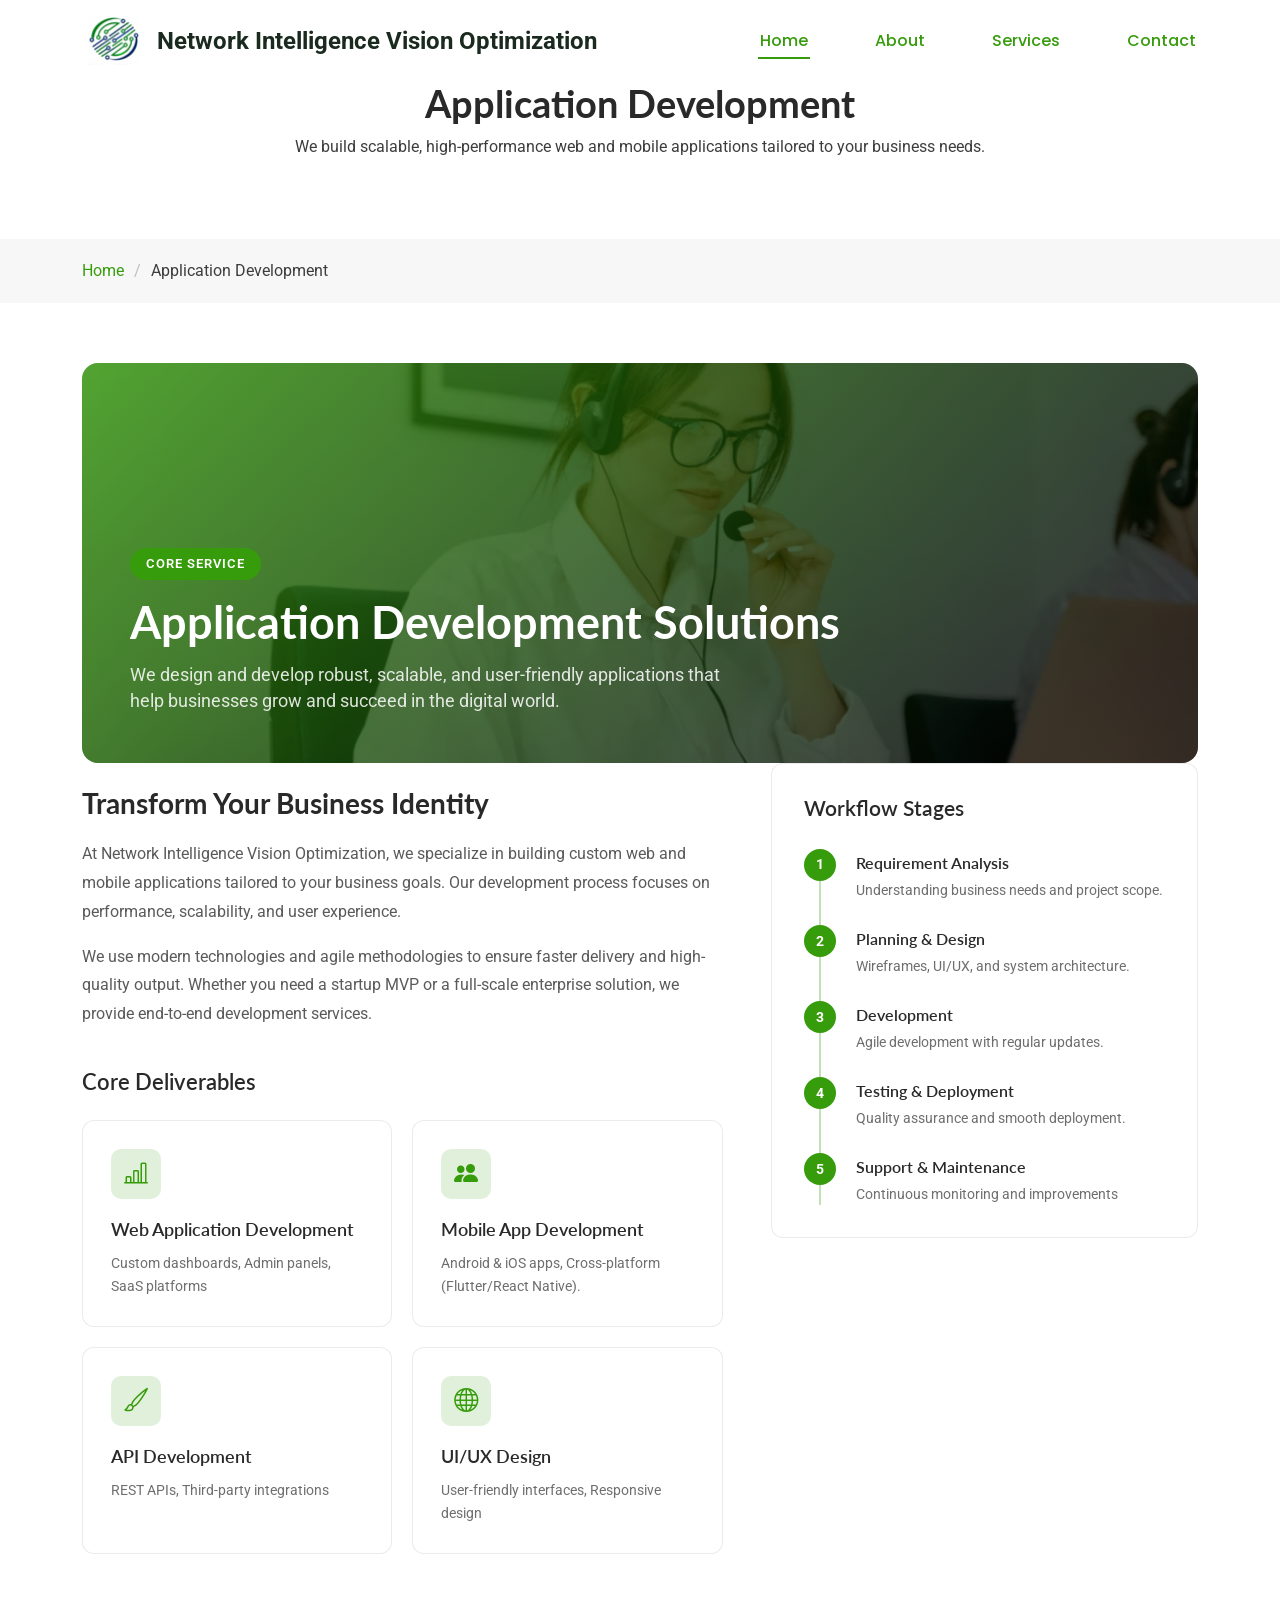
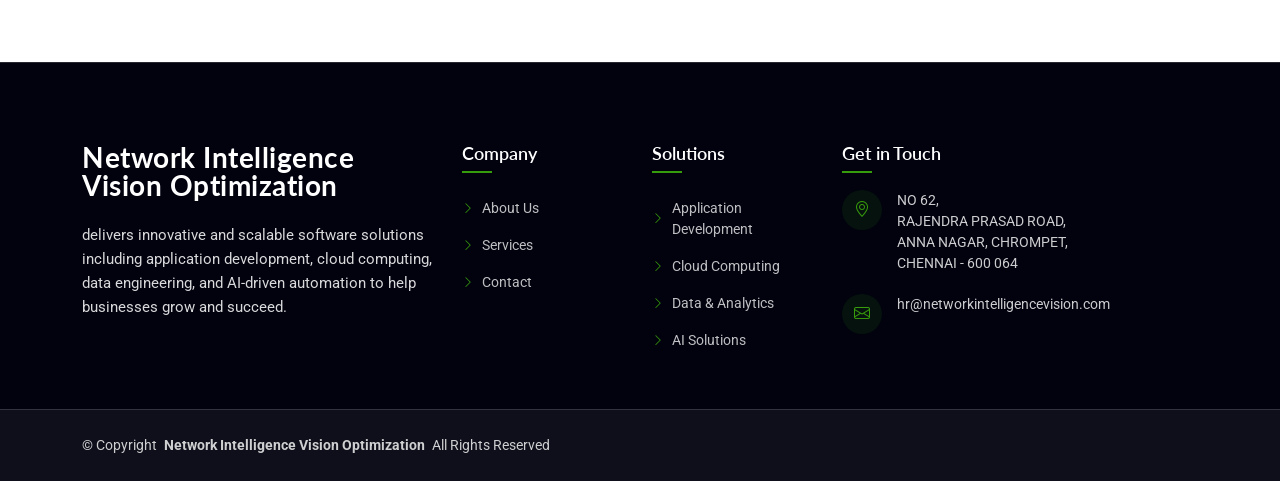
<file: service-details.html>
<!DOCTYPE html>
<html lang="en">

<head>
  <meta charset="utf-8">
  <meta content="width=device-width, initial-scale=1.0" name="viewport">
  <title>Service Details - Network Intelligence Vision Optimization</title>
  <meta name="description" content="">
  <meta name="keywords" content="">

  <!-- Favicons -->
  <link href="assets/img/favicon.png" rel="icon">
  <link href="assets/img/apple-touch-icon.png" rel="apple-touch-icon">

  <!-- Fonts -->
  <link href="https://fonts.googleapis.com" rel="preconnect">
  <link href="https://fonts.gstatic.com" rel="preconnect" crossorigin>
  <link href="https://fonts.googleapis.com/css2?family=Roboto:ital,wght@0,100;0,300;0,400;0,500;0,700;0,900;1,100;1,300;1,400;1,500;1,700;1,900&family=Lato:ital,wght@0,100;0,300;0,400;0,700;0,900;1,100;1,300;1,400;1,700;1,900&family=Poppins:ital,wght@0,100;0,200;0,300;0,400;0,500;0,600;0,700;0,800;0,900;1,100;1,200;1,300;1,400;1,500;1,600;1,700;1,800;1,900&display=swap" rel="stylesheet">

  <!-- Vendor CSS Files -->
  <link href="assets/vendor/bootstrap/css/bootstrap.min.css" rel="stylesheet">
  <link href="assets/vendor/bootstrap-icons/bootstrap-icons.css" rel="stylesheet">
  <link href="assets/vendor/aos/aos.css" rel="stylesheet">
  <link href="assets/vendor/glightbox/css/glightbox.min.css" rel="stylesheet">
  <link href="assets/vendor/swiper/swiper-bundle.min.css" rel="stylesheet">

  <!-- Main CSS File -->
  <link href="assets/css/main.css" rel="stylesheet">

  <!-- =======================================================
  * Template Name: Network Intelligence Vision Optimization
  ======================================================== -->
</head>

<body class="service-details-page">

<header id="header" class="header d-flex align-items-center fixed-top">

  <div class="container position-relative d-flex align-items-center justify-content-between">

    <!-- Logo -->
   <a href="index.html" class="logo d-flex align-items-center">
    <img src="assets/img/favicon.png" alt="Network Intelligence Vision Optimization" class="logo-img">
    <span class="logo-text">Network Intelligence Vision Optimization</span>
  </a>

    <!-- Navigation -->
    <nav id="navmenu" class="navmenu">
      <ul>
        <li><a href="index.html#hero" class="active">Home</a></li>
        <li><a href="index.html#about">About</a></li>
        <li><a href="index.html#services">Services</a></li>
        <li><a href="index.html#contact">Contact</a></li>
      </ul>

      <i class="mobile-nav-toggle d-xl-none bi bi-list"></i>
    </nav>

  </div>

</header>

  <main class="main">

    <!-- Page Title -->
    <div class="page-title">
      <div class="heading">
        <div class="container">
          <div class="row d-flex justify-content-center text-center">
            <div class="col-lg-8">
              <h1 class="heading-title">Application Development</h1>
              <p class="mb-0">
               We build scalable, high-performance web and mobile applications tailored to your business needs.
              </p>
            </div>
          </div>
        </div>
      </div>
      <nav class="breadcrumbs">
        <div class="container">
          <ol>
            <li><a href="index.html">Home</a></li>
            <li class="current">Application Development</li>
          </ol>
        </div>
      </nav>
    </div><!-- End Page Title -->

    <!-- Service Details Section -->
    <section id="service-details" class="service-details section">

      <div class="container" data-aos="fade-up" data-aos-delay="100">

        <!-- Hero Banner -->
        <div class="service-hero" data-aos="zoom-in" data-aos-delay="150">
          <div class="hero-overlay"></div>
          <img src="assets/img/services/services-7.webp" alt="Brand Development Solutions" class="img-fluid">
          <div class="hero-content">
            <span class="service-badge">Core Service</span>
            <h2>Application Development Solutions</h2>
            <p>We design and develop robust, scalable, and user-friendly applications that help businesses grow and succeed in the digital world.</p>
          </div>
        </div>

        <!-- Main Content Grid -->
        <div class="content-grid">

          <!-- Left Column -->
          <div class="main-column">

            <!-- Description Block -->
            <div class="description-block" data-aos="fade-up" data-aos-delay="100">
              <br>
              <h3>Transform Your Business Identity</h3>
              <p>At Network Intelligence Vision Optimization, we specialize in building custom web and mobile applications tailored to your business goals. Our development process focuses on performance, scalability, and user experience.</p>
              <p>We use modern technologies and agile methodologies to ensure faster delivery and high-quality output. Whether you need a startup MVP or a full-scale enterprise solution, we provide end-to-end development services.</p>
            </div>

            <!-- Features Cards -->
            <div class="features-grid" data-aos="fade-up" data-aos-delay="150">
              <h4>Core Deliverables</h4>
              <div class="features-wrapper">
                <div class="feature-card">
                  <div class="card-icon">
                    <i class="bi bi-bar-chart-line"></i>
                  </div>
                  <h5>Web Application Development</h5>
                  <p>Custom dashboards, Admin panels, SaaS platforms</p>
                </div>
                <div class="feature-card">
                  <div class="card-icon">
                    <i class="bi bi-people-fill"></i>
                  </div>
                  <h5>Mobile App Development</h5>
                  <p>Android & iOS apps, Cross-platform (Flutter/React Native).</p>
                </div>
                <div class="feature-card">
                  <div class="card-icon">
                    <i class="bi bi-brush"></i>
                  </div>
                  <h5>API Development</h5>
                  <p>REST APIs, Third-party integrations</p>
                </div>
                <div class="feature-card">
                  <div class="card-icon">
                    <i class="bi bi-globe"></i>
                  </div>
                  <h5>UI/UX Design</h5>
                  <p>User-friendly interfaces, Responsive design</p>
                </div>
              </div>
            </div>

          </div><!-- End Left Column -->

          <!-- Right Column -->
          <div class="side-column">

            <!-- Process Timeline -->
            <div class="process-timeline" data-aos="fade-left" data-aos-delay="200">
              <h4>Workflow Stages</h4>
              <div class="timeline-items">
                <div class="timeline-item">
                  <div class="timeline-marker">
                    <span>1</span>
                  </div>
                  <div class="timeline-content">
                    <h6>Requirement Analysis</h6>
                    <p>Understanding business needs and project scope.</p>
                  </div>
                </div>
                <div class="timeline-item">
                  <div class="timeline-marker">
                    <span>2</span>
                  </div>
                  <div class="timeline-content">
                    <h6>Planning & Design</h6>
                    <p>Wireframes, UI/UX, and system architecture.</p>
                  </div>
                </div>
                <div class="timeline-item">
                  <div class="timeline-marker">
                    <span>3</span>
                  </div>
                  <div class="timeline-content">
                    <h6>Development</h6>
                    <p>Agile development with regular updates.</p>
                  </div>
                </div>
                <div class="timeline-item">
                  <div class="timeline-marker">
                    <span>4</span>
                  </div>
                  <div class="timeline-content">
                    <h6>Testing &amp; Deployment</h6>
                    <p>Quality assurance and smooth deployment.</p>
                  </div>
                </div>
                 <div class="timeline-item">
                  <div class="timeline-marker">
                    <span>5</span>
                  </div>
                  <div class="timeline-content">
                    <h6>Support &amp; Maintenance</h6>
                    <p>Continuous monitoring and improvements</p>
                  </div>
                </div>
              </div>
            </div>

          </div><!-- End Right Column -->

        </div><!-- End Content Grid -->

      </div>

    </section><!-- /Service Details Section -->

  </main>

  <footer id="footer" class="footer dark-background">

    <div class="container">
      <div class="row gy-5">

        <div class="col-lg-4">
          <div class="footer-content">
            <a href="index.html" class="logo d-flex align-items-center mb-4">
              <span class="sitename">Network Intelligence Vision Optimization</span>
            </a>
            <p class="mb-4">delivers innovative and scalable software solutions including application development, cloud computing, data engineering, and AI-driven automation to help businesses grow and succeed.</p>
          </div>
        </div>

        <div class="col-lg-2 col-6">
          <div class="footer-links">
            <h4>Company</h4>
            <ul>
              <li><a href="#"><i class="bi bi-chevron-right"></i> About Us</a></li>
              <li><a href="#"><i class="bi bi-chevron-right"></i> Services  </a></li>
              <li><a href="#"><i class="bi bi-chevron-right"></i> Contact</a></li>
            </ul>
          </div>
        </div>

        <div class="col-lg-2 col-6">
          <div class="footer-links">
            <h4>Solutions</h4>
            <ul>
              <li><a href="#"><i class="bi bi-chevron-right"></i> Application Development  </a></li>
              <li><a href="#"><i class="bi bi-chevron-right"></i> Cloud Computing  </a></li>
              <li><a href="#"><i class="bi bi-chevron-right"></i> Data & Analytics </a></li>
              <li><a href="#"><i class="bi bi-chevron-right"></i> AI Solutions  </a></li>
            </ul>
          </div>
        </div>

        <div class="col-lg-4">
          <div class="footer-contact">
            <h4>Get in Touch</h4>
            <div class="contact-item">
              <div class="contact-icon">
                <i class="bi bi-geo-alt"></i>
              </div>
              <div class="contact-info">
                
                <p>NO 62, <br>
                RAJENDRA PRASAD ROAD, <br>
                ANNA NAGAR, CHROMPET,<br> 
                CHENNAI - 600 064</p>
              </div>
            </div>

            <!-- <div class="contact-item">
              <div class="contact-icon">
                <i class="bi bi-telephone"></i>
              </div>
              <div class="contact-info">
                <p>+1 (555) 987-6543</p>
              </div>
            </div> -->

            <div class="contact-item">
              <div class="contact-icon">
                <i class="bi bi-envelope"></i>
              </div>
              <div class="contact-info">
                <p>hr@networkintelligencevision.com</p>
              </div>
            </div>

          </div>
        </div>

      </div>
    </div>

<div class="footer-bottom">
      <div class="container">
        <div class="row align-items-center">
          <div class="col-lg-6">
            <div class="copyright">
              <p>© <span>Copyright</span> <strong class="px-1 sitename">Network Intelligence Vision Optimization</strong> <span>All Rights Reserved</span></p>
            </div>
          </div>
        </div>
      </div>
    </div>

  </footer>
  <!-- Scroll Top -->
  <a href="#" id="scroll-top" class="scroll-top d-flex align-items-center justify-content-center"><i class="bi bi-arrow-up-short"></i></a>

  <!-- Preloader -->
  <div id="preloader"></div>

  <!-- Vendor JS Files -->
  <script src="assets/vendor/bootstrap/js/bootstrap.bundle.min.js"></script>
  <script src="assets/vendor/php-email-form/validate.js"></script>
  <script src="assets/vendor/aos/aos.js"></script>
  <script src="assets/vendor/purecounter/purecounter_vanilla.js"></script>
  <script src="assets/vendor/imagesloaded/imagesloaded.pkgd.min.js"></script>
  <script src="assets/vendor/isotope-layout/isotope.pkgd.min.js"></script>
  <script src="assets/vendor/glightbox/js/glightbox.min.js"></script>
  <script src="assets/vendor/swiper/swiper-bundle.min.js"></script>

  <!-- Main JS File -->
  <script src="assets/js/main.js"></script>

</body>

</html>
</file>
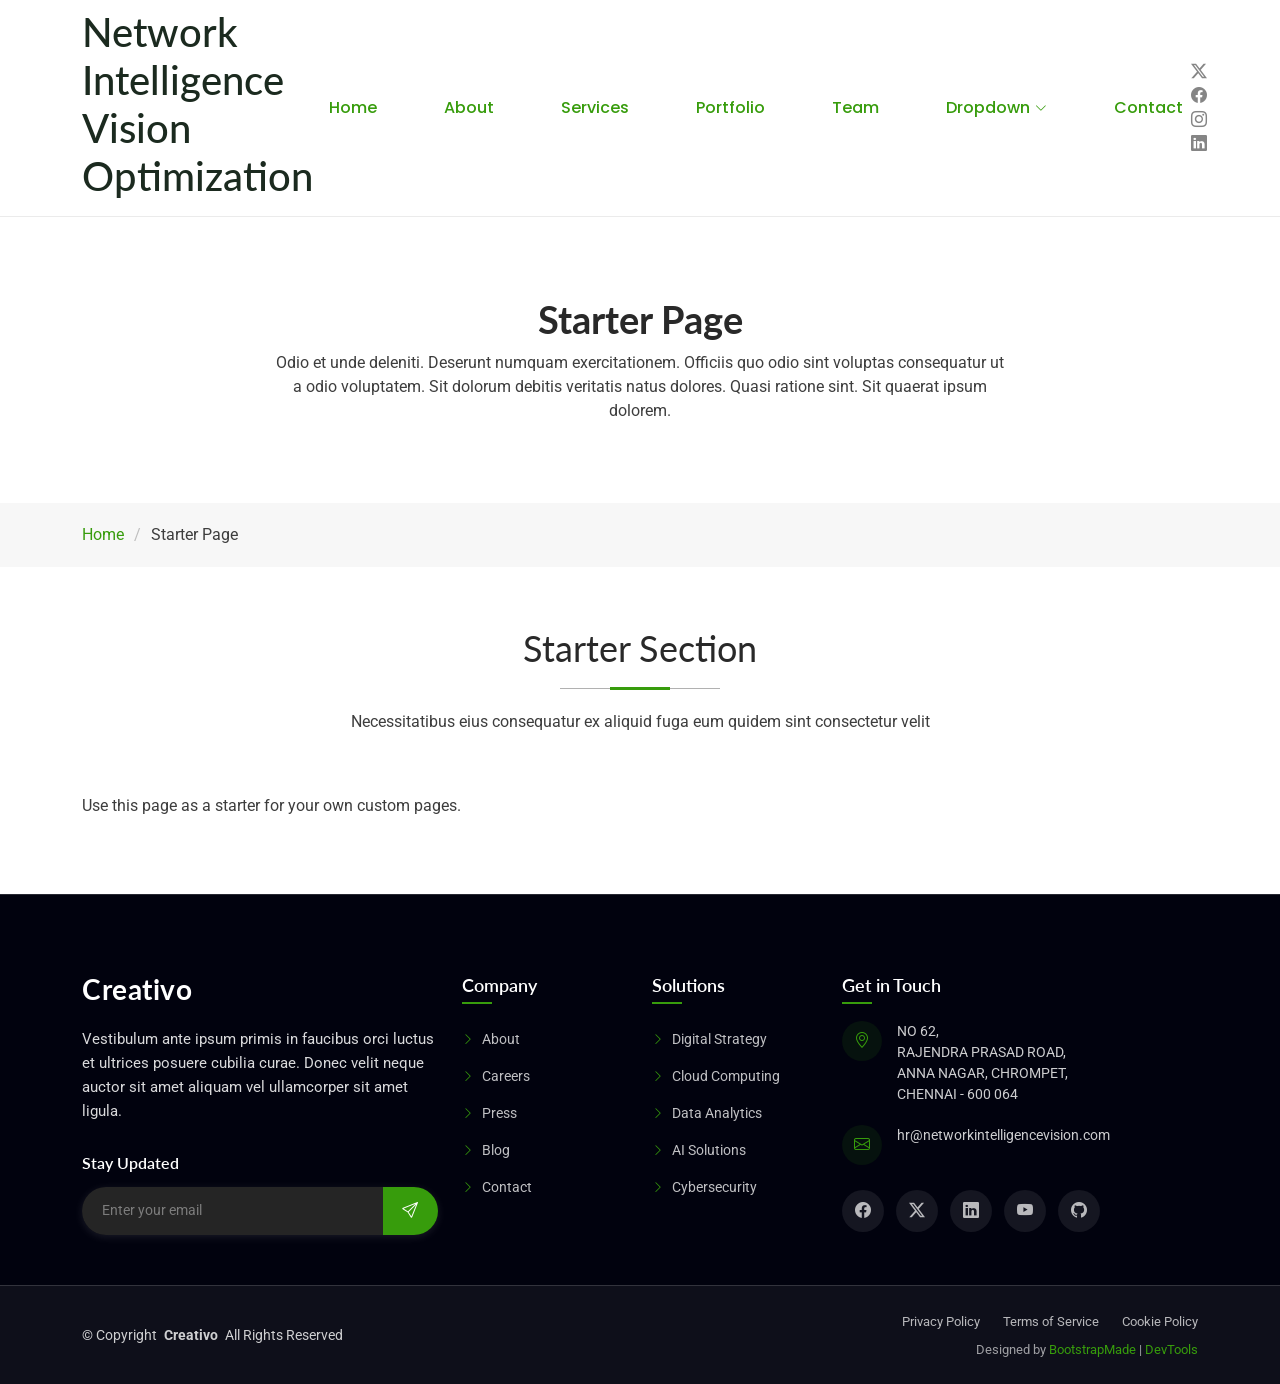
<file: starter-page.html>
<!DOCTYPE html>
<html lang="en">

<head>
  <meta charset="utf-8">
  <meta content="width=device-width, initial-scale=1.0" name="viewport">
  <title>Starter Page - Network Intelligence Vision Optimization Bootstrap Template</title>
  <meta name="description" content="">
  <meta name="keywords" content="">

  <!-- Favicons -->
  <link href="assets/img/favicon.png" rel="icon">
  <link href="assets/img/apple-touch-icon.png" rel="apple-touch-icon">

  <!-- Fonts -->
  <link href="https://fonts.googleapis.com" rel="preconnect">
  <link href="https://fonts.gstatic.com" rel="preconnect" crossorigin>
  <link href="https://fonts.googleapis.com/css2?family=Roboto:ital,wght@0,100;0,300;0,400;0,500;0,700;0,900;1,100;1,300;1,400;1,500;1,700;1,900&family=Lato:ital,wght@0,100;0,300;0,400;0,700;0,900;1,100;1,300;1,400;1,700;1,900&family=Poppins:ital,wght@0,100;0,200;0,300;0,400;0,500;0,600;0,700;0,800;0,900;1,100;1,200;1,300;1,400;1,500;1,600;1,700;1,800;1,900&display=swap" rel="stylesheet">

  <!-- Vendor CSS Files -->
  <link href="assets/vendor/bootstrap/css/bootstrap.min.css" rel="stylesheet">
  <link href="assets/vendor/bootstrap-icons/bootstrap-icons.css" rel="stylesheet">
  <link href="assets/vendor/aos/aos.css" rel="stylesheet">
  <link href="assets/vendor/glightbox/css/glightbox.min.css" rel="stylesheet">
  <link href="assets/vendor/swiper/swiper-bundle.min.css" rel="stylesheet">

  <!-- Main CSS File -->
  <link href="assets/css/main.css" rel="stylesheet">

  <!-- =======================================================
  * Template Name: Network Intelligence Vision Optimization
  * Template URL: https://bootstrapmade.com/creativo-bootstrap-creative-agency-template/
  * Updated: Mar 23 2026 with Bootstrap v5.3.8
  * Author: BootstrapMade.com
  * License: https://bootstrapmade.com/license/
  ======================================================== -->
</head>

<body class="starter-page-page">

  <header id="header" class="header d-flex align-items-center sticky-top">
    <div class="container position-relative d-flex align-items-center justify-content-between">

      <a href="index.html" class="logo d-flex align-items-center me-auto me-xl-0">
        <!-- Uncomment the line below if you also wish to use an image logo -->
        <!-- <img src="assets/img/logo.webp" alt=""> -->
        <h1 class="sitename">Network Intelligence Vision Optimization</h1>
      </a>

      <nav id="navmenu" class="navmenu">
        <ul>
          <li><a href="#hero">Home</a></li>
          <li><a href="#about">About</a></li>
          <li><a href="#services">Services</a></li>
          <li><a href="#portfolio">Portfolio</a></li>
          <li><a href="#team">Team</a></li>
          <li class="dropdown"><a href="#"><span>Dropdown</span> <i class="bi bi-chevron-down toggle-dropdown"></i></a>
            <ul>
              <li><a href="#">Dropdown 1</a></li>
              <li class="dropdown"><a href="#"><span>Deep Dropdown</span> <i class="bi bi-chevron-down toggle-dropdown"></i></a>
                <ul>
                  <li><a href="#">Deep Dropdown 1</a></li>
                  <li><a href="#">Deep Dropdown 2</a></li>
                  <li><a href="#">Deep Dropdown 3</a></li>
                  <li><a href="#">Deep Dropdown 4</a></li>
                  <li><a href="#">Deep Dropdown 5</a></li>
                </ul>
              </li>
              <li><a href="#">Dropdown 2</a></li>
              <li><a href="#">Dropdown 3</a></li>
              <li><a href="#">Dropdown 4</a></li>
            </ul>
          </li>
          <li><a href="#contact">Contact</a></li>
        </ul>
        <i class="mobile-nav-toggle d-xl-none bi bi-list"></i>
      </nav>

      <div class="header-social-links">
        <a href="#" class="twitter"><i class="bi bi-twitter-x"></i></a>
        <a href="#" class="facebook"><i class="bi bi-facebook"></i></a>
        <a href="#" class="instagram"><i class="bi bi-instagram"></i></a>
        <a href="#" class="linkedin"><i class="bi bi-linkedin"></i></a>
      </div>

    </div>
  </header>

  <main class="main">

    <!-- Page Title -->
    <div class="page-title">
      <div class="heading">
        <div class="container">
          <div class="row d-flex justify-content-center text-center">
            <div class="col-lg-8">
              <h1 class="heading-title">Starter Page</h1>
              <p class="mb-0">
                Odio et unde deleniti. Deserunt numquam exercitationem. Officiis quo
                odio sint voluptas consequatur ut a odio voluptatem. Sit dolorum
                debitis veritatis natus dolores. Quasi ratione sint. Sit quaerat
                ipsum dolorem.
              </p>
            </div>
          </div>
        </div>
      </div>
      <nav class="breadcrumbs">
        <div class="container">
          <ol>
            <li><a href="index.html">Home</a></li>
            <li class="current">Starter Page</li>
          </ol>
        </div>
      </nav>
    </div><!-- End Page Title -->

    <!-- Starter Section Section -->
    <section id="starter-section" class="starter-section section">

      <!-- Section Title -->
      <div class="container section-title" data-aos="fade-up">
        <h2>Starter Section</h2>
        <p>Necessitatibus eius consequatur ex aliquid fuga eum quidem sint consectetur velit</p>
      </div><!-- End Section Title -->

      <div class="container" data-aos="fade-up">
        <p>Use this page as a starter for your own custom pages.</p>
      </div>

    </section><!-- /Starter Section Section -->

  </main>

  <footer id="footer" class="footer dark-background">

    <div class="container">
      <div class="row gy-5">

        <div class="col-lg-4">
          <div class="footer-content">
            <a href="index.html" class="logo d-flex align-items-center mb-4">
              <span class="sitename">Creativo</span>
            </a>
            <p class="mb-4">Vestibulum ante ipsum primis in faucibus orci luctus et ultrices posuere cubilia curae. Donec velit neque auctor sit amet aliquam vel ullamcorper sit amet ligula.</p>

            <div class="newsletter-form">
              <h5>Stay Updated</h5>
              <form action="forms/newsletter.php" method="post" class="php-email-form">
                <div class="input-group">
                  <input type="email" name="email" class="form-control" placeholder="Enter your email" required="">
                  <button type="submit" class="btn-subscribe">
                    <i class="bi bi-send"></i>
                  </button>
                </div>
                <div class="loading">Loading</div>
                <div class="error-message"></div>
                <div class="sent-message">Thank you for subscribing!</div>
              </form>
            </div>
          </div>
        </div>

        <div class="col-lg-2 col-6">
          <div class="footer-links">
            <h4>Company</h4>
            <ul>
              <li><a href="#"><i class="bi bi-chevron-right"></i> About</a></li>
              <li><a href="#"><i class="bi bi-chevron-right"></i> Careers</a></li>
              <li><a href="#"><i class="bi bi-chevron-right"></i> Press</a></li>
              <li><a href="#"><i class="bi bi-chevron-right"></i> Blog</a></li>
              <li><a href="#"><i class="bi bi-chevron-right"></i> Contact</a></li>
            </ul>
          </div>
        </div>

        <div class="col-lg-2 col-6">
          <div class="footer-links">
            <h4>Solutions</h4>
            <ul>
              <li><a href="#"><i class="bi bi-chevron-right"></i> Digital Strategy</a></li>
              <li><a href="#"><i class="bi bi-chevron-right"></i> Cloud Computing</a></li>
              <li><a href="#"><i class="bi bi-chevron-right"></i> Data Analytics</a></li>
              <li><a href="#"><i class="bi bi-chevron-right"></i> AI Solutions</a></li>
              <li><a href="#"><i class="bi bi-chevron-right"></i> Cybersecurity</a></li>
            </ul>
          </div>
        </div>

        <div class="col-lg-4">
          <div class="footer-contact">
            <h4>Get in Touch</h4>
            <div class="contact-item">
              <div class="contact-icon">
                <i class="bi bi-geo-alt"></i>
              </div>
              <div class="contact-info">
                
                <p>NO 62, <br>
                RAJENDRA PRASAD ROAD, <br>
                ANNA NAGAR, CHROMPET,<br> 
                CHENNAI - 600 064</p>
              </div>
            </div>

            <!-- <div class="contact-item">
              <div class="contact-icon">
                <i class="bi bi-telephone"></i>
              </div>
              <div class="contact-info">
                <p>+1 (555) 987-6543</p>
              </div>
            </div> -->

            <div class="contact-item">
              <div class="contact-icon">
                <i class="bi bi-envelope"></i>
              </div>
              <div class="contact-info">
                <p>hr@networkintelligencevision.com</p>
              </div>
            </div>

            <div class="social-links">
              <a href="#"><i class="bi bi-facebook"></i></a>
              <a href="#"><i class="bi bi-twitter-x"></i></a>
              <a href="#"><i class="bi bi-linkedin"></i></a>
              <a href="#"><i class="bi bi-youtube"></i></a>
              <a href="#"><i class="bi bi-github"></i></a>
            </div>
          </div>
        </div>

      </div>
    </div>

    <div class="footer-bottom">
      <div class="container">
        <div class="row align-items-center">
          <div class="col-lg-6">
            <div class="copyright">
              <p>© <span>Copyright</span> <strong class="px-1 sitename">Creativo</strong> <span>All Rights Reserved</span></p>
            </div>
          </div>
          <div class="col-lg-6">
            <div class="footer-bottom-links">
              <a href="#">Privacy Policy</a>
              <a href="#">Terms of Service</a>
              <a href="#">Cookie Policy</a>
            </div>
            <div class="credits">
              <!-- All the links in the footer should remain intact. -->
              <!-- You can delete the links only if you've purchased the pro version. -->
              <!-- Licensing information: https://bootstrapmade.com/license/ -->
              <!-- Purchase the pro version with working PHP/AJAX contact form: [buy-url] -->
              Designed by <a href="https://bootstrapmade.com/">BootstrapMade</a> | <a href="https://bootstrapmade.com/tools/">DevTools</a>
            </div>
          </div>
        </div>
      </div>
    </div>

  </footer>

  <!-- Scroll Top -->
  <a href="#" id="scroll-top" class="scroll-top d-flex align-items-center justify-content-center"><i class="bi bi-arrow-up-short"></i></a>

  <!-- Preloader -->
  <div id="preloader"></div>

  <!-- Vendor JS Files -->
  <script src="assets/vendor/bootstrap/js/bootstrap.bundle.min.js"></script>
  <script src="assets/vendor/php-email-form/validate.js"></script>
  <script src="assets/vendor/aos/aos.js"></script>
  <script src="assets/vendor/purecounter/purecounter_vanilla.js"></script>
  <script src="assets/vendor/imagesloaded/imagesloaded.pkgd.min.js"></script>
  <script src="assets/vendor/isotope-layout/isotope.pkgd.min.js"></script>
  <script src="assets/vendor/glightbox/js/glightbox.min.js"></script>
  <script src="assets/vendor/swiper/swiper-bundle.min.js"></script>

  <!-- Main JS File -->
  <script src="assets/js/main.js"></script>

</body>

</html>
</file>
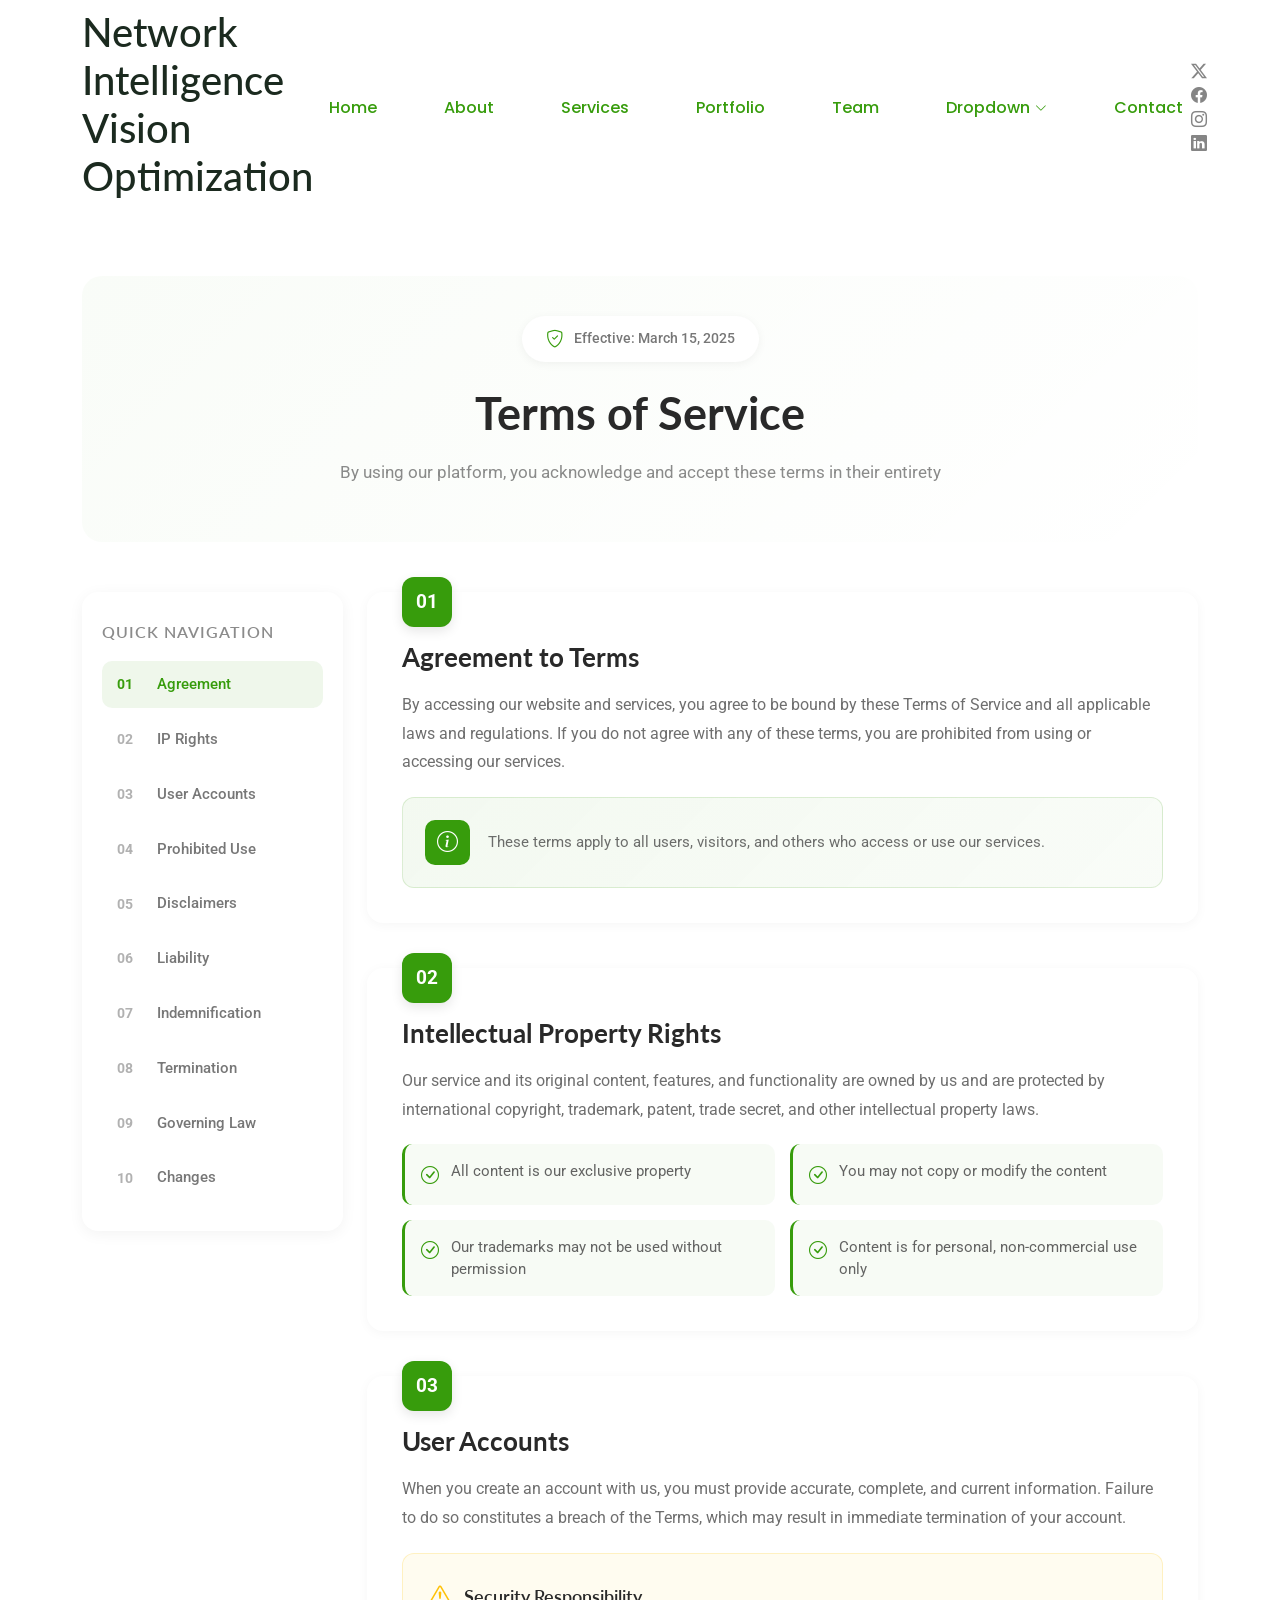
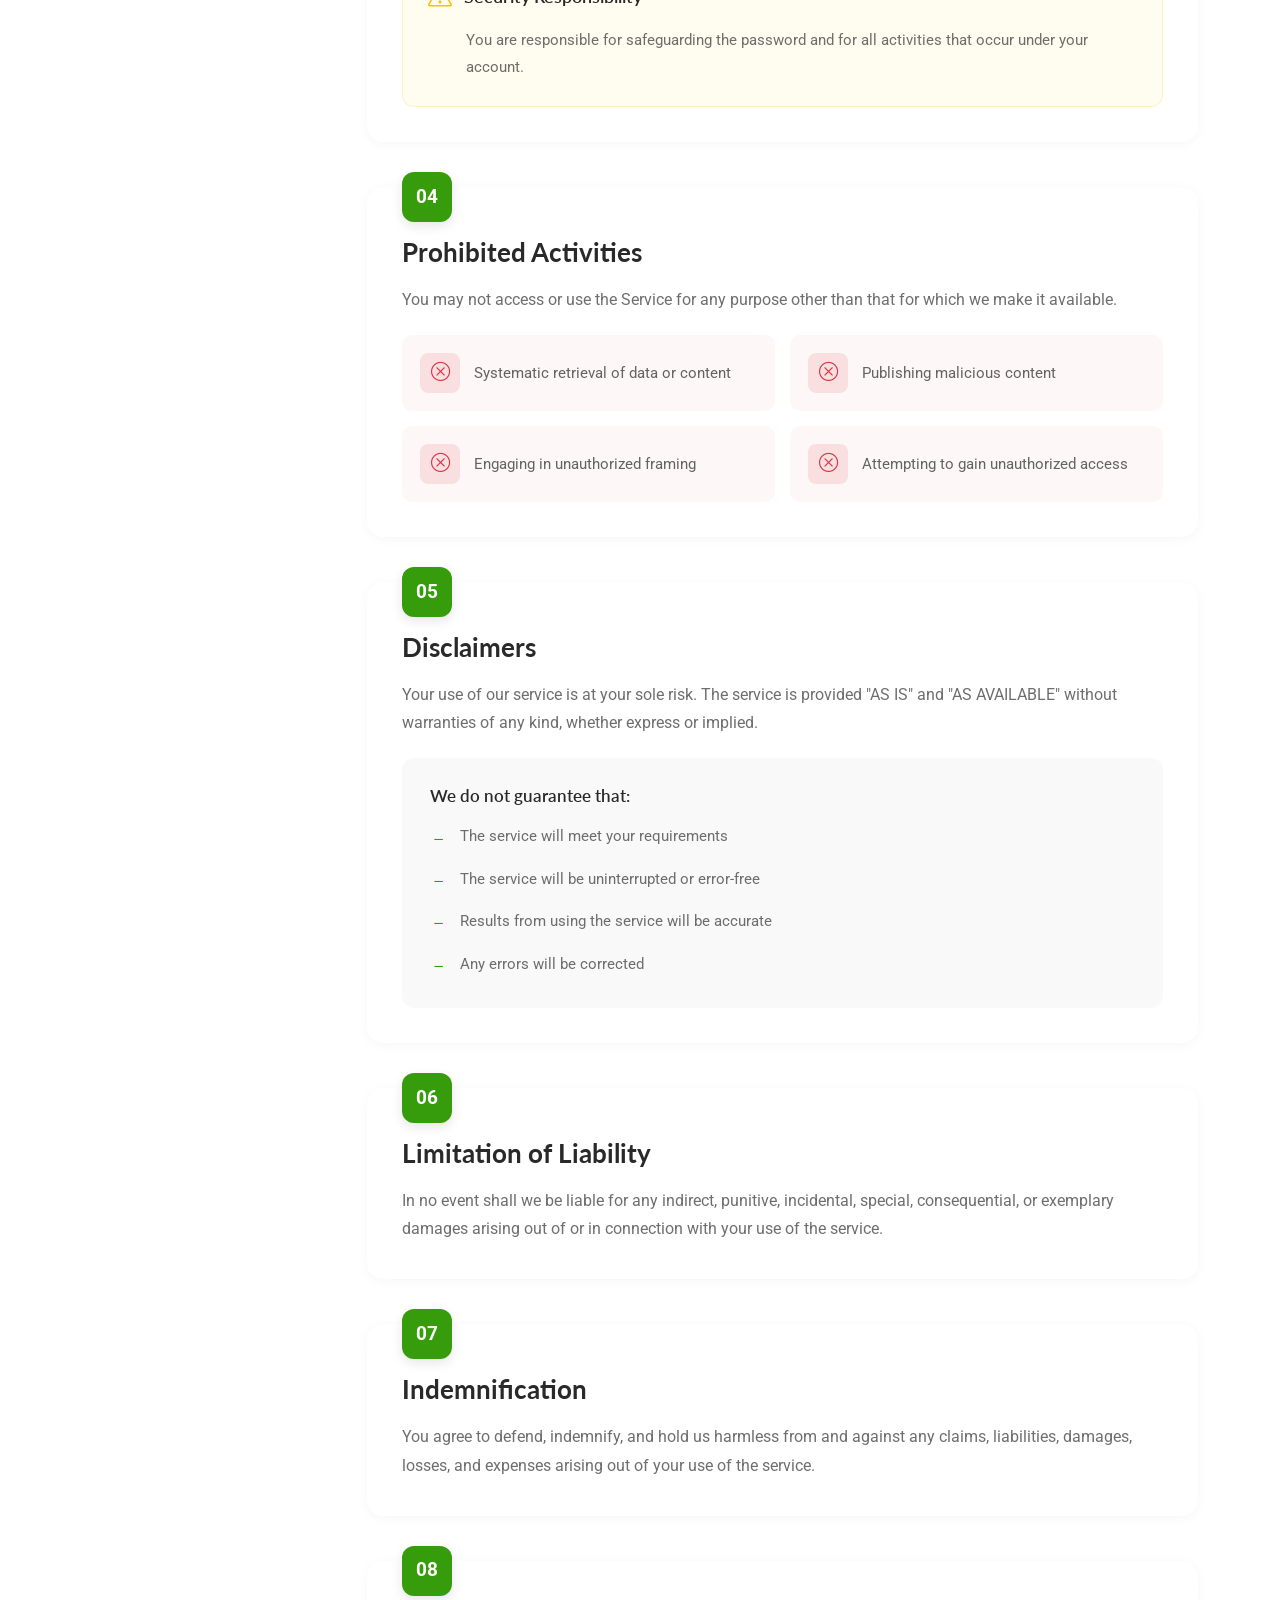
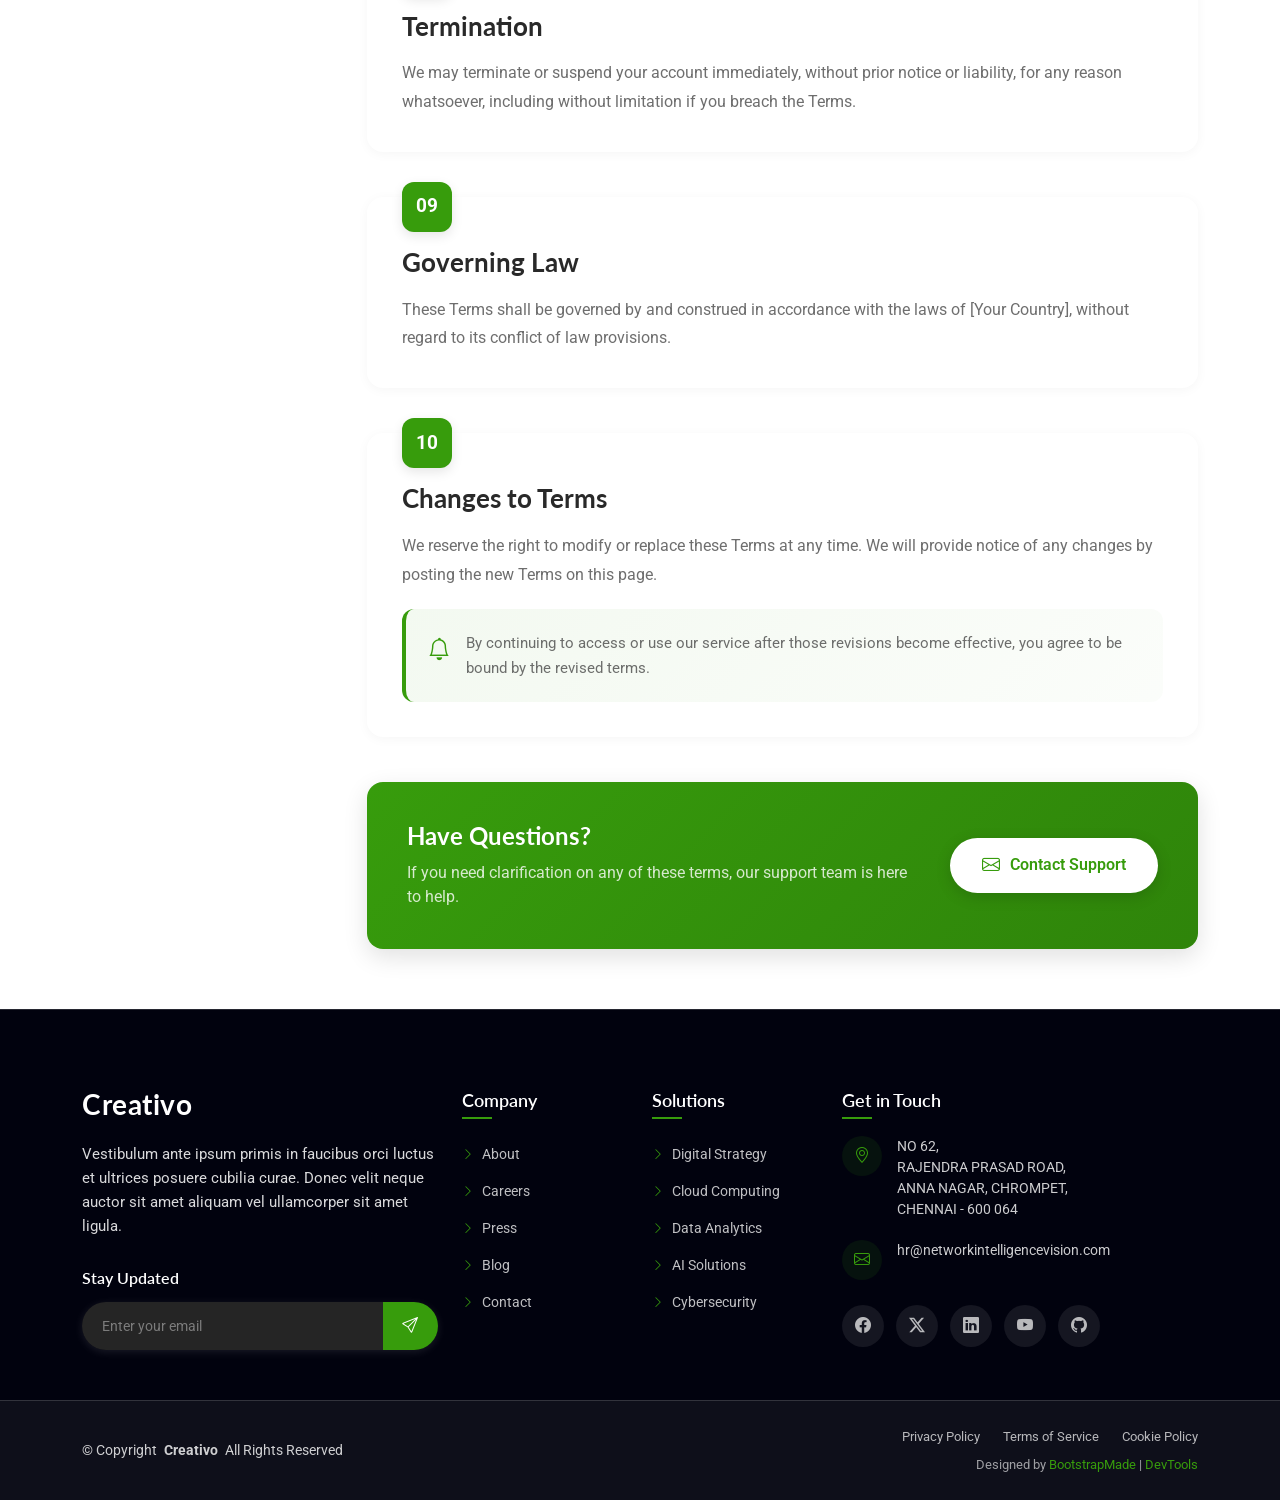
<file: terms.html>
<!DOCTYPE html>
<html lang="en">

<head>
  <meta charset="utf-8">
  <meta content="width=device-width, initial-scale=1.0" name="viewport">
  <title>Terms - Network Intelligence Vision Optimization Bootstrap Template</title>
  <meta name="description" content="">
  <meta name="keywords" content="">

  <!-- Favicons -->
  <link href="assets/img/favicon.png" rel="icon">
  <link href="assets/img/apple-touch-icon.png" rel="apple-touch-icon">

  <!-- Fonts -->
  <link href="https://fonts.googleapis.com" rel="preconnect">
  <link href="https://fonts.gstatic.com" rel="preconnect" crossorigin>
  <link href="https://fonts.googleapis.com/css2?family=Roboto:ital,wght@0,100;0,300;0,400;0,500;0,700;0,900;1,100;1,300;1,400;1,500;1,700;1,900&family=Lato:ital,wght@0,100;0,300;0,400;0,700;0,900;1,100;1,300;1,400;1,700;1,900&family=Poppins:ital,wght@0,100;0,200;0,300;0,400;0,500;0,600;0,700;0,800;0,900;1,100;1,200;1,300;1,400;1,500;1,600;1,700;1,800;1,900&display=swap" rel="stylesheet">

  <!-- Vendor CSS Files -->
  <link href="assets/vendor/bootstrap/css/bootstrap.min.css" rel="stylesheet">
  <link href="assets/vendor/bootstrap-icons/bootstrap-icons.css" rel="stylesheet">
  <link href="assets/vendor/aos/aos.css" rel="stylesheet">
  <link href="assets/vendor/glightbox/css/glightbox.min.css" rel="stylesheet">
  <link href="assets/vendor/swiper/swiper-bundle.min.css" rel="stylesheet">

  <!-- Main CSS File -->
  <link href="assets/css/main.css" rel="stylesheet">

  <!-- =======================================================
  * Template Name: Network Intelligence Vision Optimization
  * Template URL: https://bootstrapmade.com/creativo-bootstrap-creative-agency-template/
  * Updated: Mar 23 2026 with Bootstrap v5.3.8
  * Author: BootstrapMade.com
  * License: https://bootstrapmade.com/license/
  ======================================================== -->
</head>

<body class="terms-page">

  <header id="header" class="header d-flex align-items-center sticky-top">
    <div class="container position-relative d-flex align-items-center justify-content-between">

      <a href="index.html" class="logo d-flex align-items-center me-auto me-xl-0">
        <!-- Uncomment the line below if you also wish to use an image logo -->
        <!-- <img src="assets/img/logo.webp" alt=""> -->
        <h1 class="sitename">Network Intelligence Vision Optimization</h1>
      </a>

      <nav id="navmenu" class="navmenu">
        <ul>
          <li><a href="#hero">Home</a></li>
          <li><a href="#about">About</a></li>
          <li><a href="#services">Services</a></li>
          <li><a href="#portfolio">Portfolio</a></li>
          <li><a href="#team">Team</a></li>
          <li class="dropdown"><a href="#"><span>Dropdown</span> <i class="bi bi-chevron-down toggle-dropdown"></i></a>
            <ul>
              <li><a href="#">Dropdown 1</a></li>
              <li class="dropdown"><a href="#"><span>Deep Dropdown</span> <i class="bi bi-chevron-down toggle-dropdown"></i></a>
                <ul>
                  <li><a href="#">Deep Dropdown 1</a></li>
                  <li><a href="#">Deep Dropdown 2</a></li>
                  <li><a href="#">Deep Dropdown 3</a></li>
                  <li><a href="#">Deep Dropdown 4</a></li>
                  <li><a href="#">Deep Dropdown 5</a></li>
                </ul>
              </li>
              <li><a href="#">Dropdown 2</a></li>
              <li><a href="#">Dropdown 3</a></li>
              <li><a href="#">Dropdown 4</a></li>
            </ul>
          </li>
          <li><a href="#contact">Contact</a></li>
        </ul>
        <i class="mobile-nav-toggle d-xl-none bi bi-list"></i>
      </nav>

      <div class="header-social-links">
        <a href="#" class="twitter"><i class="bi bi-twitter-x"></i></a>
        <a href="#" class="facebook"><i class="bi bi-facebook"></i></a>
        <a href="#" class="instagram"><i class="bi bi-instagram"></i></a>
        <a href="#" class="linkedin"><i class="bi bi-linkedin"></i></a>
      </div>

    </div>
  </header>

  <main class="main">

    <!-- Terms Of Service Section -->
    <section id="terms-of-service" class="terms-of-service section">

      <div class="container" data-aos="fade-up">
        <!-- Page Header -->
        <div class="tos-header" data-aos="fade-up">
          <div class="header-content">
            <div class="badge-wrapper">
              <i class="bi bi-shield-check"></i>
              <span class="last-updated">Effective: March 15, 2025</span>
            </div>
            <h2>Terms of Service</h2>
            <p>By using our platform, you acknowledge and accept these terms in their entirety</p>
          </div>
        </div>

        <div class="row">
          <!-- Sidebar Navigation -->
          <div class="col-lg-3" data-aos="fade-right" data-aos-delay="100">
            <div class="tos-sidebar">
              <h5>Quick Navigation</h5>
              <nav class="terms-nav">
                <a href="#agreement" class="nav-item active">
                  <span class="number">01</span>
                  <span class="text">Agreement</span>
                </a>
                <a href="#intellectual-property" class="nav-item">
                  <span class="number">02</span>
                  <span class="text">IP Rights</span>
                </a>
                <a href="#user-accounts" class="nav-item">
                  <span class="number">03</span>
                  <span class="text">User Accounts</span>
                </a>
                <a href="#prohibited" class="nav-item">
                  <span class="number">04</span>
                  <span class="text">Prohibited Use</span>
                </a>
                <a href="#disclaimer" class="nav-item">
                  <span class="number">05</span>
                  <span class="text">Disclaimers</span>
                </a>
                <a href="#limitation" class="nav-item">
                  <span class="number">06</span>
                  <span class="text">Liability</span>
                </a>
                <a href="#indemnification" class="nav-item">
                  <span class="number">07</span>
                  <span class="text">Indemnification</span>
                </a>
                <a href="#termination" class="nav-item">
                  <span class="number">08</span>
                  <span class="text">Termination</span>
                </a>
                <a href="#governing-law" class="nav-item">
                  <span class="number">09</span>
                  <span class="text">Governing Law</span>
                </a>
                <a href="#changes" class="nav-item">
                  <span class="number">10</span>
                  <span class="text">Changes</span>
                </a>
              </nav>
            </div>
          </div>

          <!-- Main Content -->
          <div class="col-lg-9" data-aos="fade-left" data-aos-delay="100">
            <div class="tos-content">
              <!-- Agreement Section -->
              <div id="agreement" class="content-section">
                <div class="section-number">01</div>
                <h3>Agreement to Terms</h3>
                <p>By accessing our website and services, you agree to be bound by these Terms of Service and all applicable laws and regulations. If you do not agree with any of these terms, you are prohibited from using or accessing our services.</p>
                <div class="highlight-card">
                  <div class="card-icon">
                    <i class="bi bi-info-circle"></i>
                  </div>
                  <div class="card-text">
                    <p>These terms apply to all users, visitors, and others who access or use our services.</p>
                  </div>
                </div>
              </div>

              <!-- Intellectual Property -->
              <div id="intellectual-property" class="content-section">
                <div class="section-number">02</div>
                <h3>Intellectual Property Rights</h3>
                <p>Our service and its original content, features, and functionality are owned by us and are protected by international copyright, trademark, patent, trade secret, and other intellectual property laws.</p>
                <div class="list-grid">
                  <div class="list-card">
                    <i class="bi bi-check-circle"></i>
                    <span>All content is our exclusive property</span>
                  </div>
                  <div class="list-card">
                    <i class="bi bi-check-circle"></i>
                    <span>You may not copy or modify the content</span>
                  </div>
                  <div class="list-card">
                    <i class="bi bi-check-circle"></i>
                    <span>Our trademarks may not be used without permission</span>
                  </div>
                  <div class="list-card">
                    <i class="bi bi-check-circle"></i>
                    <span>Content is for personal, non-commercial use only</span>
                  </div>
                </div>
              </div>

              <!-- User Accounts -->
              <div id="user-accounts" class="content-section">
                <div class="section-number">03</div>
                <h3>User Accounts</h3>
                <p>When you create an account with us, you must provide accurate, complete, and current information. Failure to do so constitutes a breach of the Terms, which may result in immediate termination of your account.</p>
                <div class="warning-card">
                  <div class="warning-header">
                    <i class="bi bi-exclamation-triangle"></i>
                    <h5>Security Responsibility</h5>
                  </div>
                  <p>You are responsible for safeguarding the password and for all activities that occur under your account.</p>
                </div>
              </div>

              <!-- Prohibited Activities -->
              <div id="prohibited" class="content-section">
                <div class="section-number">04</div>
                <h3>Prohibited Activities</h3>
                <p>You may not access or use the Service for any purpose other than that for which we make it available.</p>
                <div class="prohibited-grid">
                  <div class="prohibited-card">
                    <div class="prohibited-icon">
                      <i class="bi bi-x-circle"></i>
                    </div>
                    <p>Systematic retrieval of data or content</p>
                  </div>
                  <div class="prohibited-card">
                    <div class="prohibited-icon">
                      <i class="bi bi-x-circle"></i>
                    </div>
                    <p>Publishing malicious content</p>
                  </div>
                  <div class="prohibited-card">
                    <div class="prohibited-icon">
                      <i class="bi bi-x-circle"></i>
                    </div>
                    <p>Engaging in unauthorized framing</p>
                  </div>
                  <div class="prohibited-card">
                    <div class="prohibited-icon">
                      <i class="bi bi-x-circle"></i>
                    </div>
                    <p>Attempting to gain unauthorized access</p>
                  </div>
                </div>
              </div>

              <!-- Disclaimers -->
              <div id="disclaimer" class="content-section">
                <div class="section-number">05</div>
                <h3>Disclaimers</h3>
                <p>Your use of our service is at your sole risk. The service is provided "AS IS" and "AS AVAILABLE" without warranties of any kind, whether express or implied.</p>
                <div class="disclaimer-card">
                  <h6>We do not guarantee that:</h6>
                  <ul class="disclaimer-list">
                    <li>
                      <i class="bi bi-dash"></i>
                      <span>The service will meet your requirements</span>
                    </li>
                    <li>
                      <i class="bi bi-dash"></i>
                      <span>The service will be uninterrupted or error-free</span>
                    </li>
                    <li>
                      <i class="bi bi-dash"></i>
                      <span>Results from using the service will be accurate</span>
                    </li>
                    <li>
                      <i class="bi bi-dash"></i>
                      <span>Any errors will be corrected</span>
                    </li>
                  </ul>
                </div>
              </div>

              <!-- Limitation of Liability -->
              <div id="limitation" class="content-section">
                <div class="section-number">06</div>
                <h3>Limitation of Liability</h3>
                <p>In no event shall we be liable for any indirect, punitive, incidental, special, consequential, or exemplary damages arising out of or in connection with your use of the service.</p>
              </div>

              <!-- Indemnification -->
              <div id="indemnification" class="content-section">
                <div class="section-number">07</div>
                <h3>Indemnification</h3>
                <p>You agree to defend, indemnify, and hold us harmless from and against any claims, liabilities, damages, losses, and expenses arising out of your use of the service.</p>
              </div>

              <!-- Termination -->
              <div id="termination" class="content-section">
                <div class="section-number">08</div>
                <h3>Termination</h3>
                <p>We may terminate or suspend your account immediately, without prior notice or liability, for any reason whatsoever, including without limitation if you breach the Terms.</p>
              </div>

              <!-- Governing Law -->
              <div id="governing-law" class="content-section">
                <div class="section-number">09</div>
                <h3>Governing Law</h3>
                <p>These Terms shall be governed by and construed in accordance with the laws of [Your Country], without regard to its conflict of law provisions.</p>
              </div>

              <!-- Changes -->
              <div id="changes" class="content-section">
                <div class="section-number">10</div>
                <h3>Changes to Terms</h3>
                <p>We reserve the right to modify or replace these Terms at any time. We will provide notice of any changes by posting the new Terms on this page.</p>
                <div class="notice-card">
                  <i class="bi bi-bell"></i>
                  <p>By continuing to access or use our service after those revisions become effective, you agree to be bound by the revised terms.</p>
                </div>
              </div>

              <!-- Contact Section -->
              <div class="tos-contact" data-aos="fade-up" data-aos-delay="200">
                <div class="contact-wrapper">
                  <div class="contact-info">
                    <h4>Have Questions?</h4>
                    <p>If you need clarification on any of these terms, our support team is here to help.</p>
                  </div>
                  <a href="#" class="contact-btn">
                    <i class="bi bi-envelope"></i>
                    <span>Contact Support</span>
                  </a>
                </div>
              </div>

            </div>
          </div>

        </div>
      </div>

    </section><!-- /Terms Of Service Section -->

  </main>

  <footer id="footer" class="footer dark-background">

    <div class="container">
      <div class="row gy-5">

        <div class="col-lg-4">
          <div class="footer-content">
            <a href="index.html" class="logo d-flex align-items-center mb-4">
              <span class="sitename">Creativo</span>
            </a>
            <p class="mb-4">Vestibulum ante ipsum primis in faucibus orci luctus et ultrices posuere cubilia curae. Donec velit neque auctor sit amet aliquam vel ullamcorper sit amet ligula.</p>

            <div class="newsletter-form">
              <h5>Stay Updated</h5>
              <form action="forms/newsletter.php" method="post" class="php-email-form">
                <div class="input-group">
                  <input type="email" name="email" class="form-control" placeholder="Enter your email" required="">
                  <button type="submit" class="btn-subscribe">
                    <i class="bi bi-send"></i>
                  </button>
                </div>
                <div class="loading">Loading</div>
                <div class="error-message"></div>
                <div class="sent-message">Thank you for subscribing!</div>
              </form>
            </div>
          </div>
        </div>

        <div class="col-lg-2 col-6">
          <div class="footer-links">
            <h4>Company</h4>
            <ul>
              <li><a href="#"><i class="bi bi-chevron-right"></i> About</a></li>
              <li><a href="#"><i class="bi bi-chevron-right"></i> Careers</a></li>
              <li><a href="#"><i class="bi bi-chevron-right"></i> Press</a></li>
              <li><a href="#"><i class="bi bi-chevron-right"></i> Blog</a></li>
              <li><a href="#"><i class="bi bi-chevron-right"></i> Contact</a></li>
            </ul>
          </div>
        </div>

        <div class="col-lg-2 col-6">
          <div class="footer-links">
            <h4>Solutions</h4>
            <ul>
              <li><a href="#"><i class="bi bi-chevron-right"></i> Digital Strategy</a></li>
              <li><a href="#"><i class="bi bi-chevron-right"></i> Cloud Computing</a></li>
              <li><a href="#"><i class="bi bi-chevron-right"></i> Data Analytics</a></li>
              <li><a href="#"><i class="bi bi-chevron-right"></i> AI Solutions</a></li>
              <li><a href="#"><i class="bi bi-chevron-right"></i> Cybersecurity</a></li>
            </ul>
          </div>
        </div>

        <div class="col-lg-4">
          <div class="footer-contact">
            <h4>Get in Touch</h4>
            <div class="contact-item">
              <div class="contact-icon">
                <i class="bi bi-geo-alt"></i>
              </div>
              <div class="contact-info">
                                <p>NO 62, <br>
                RAJENDRA PRASAD ROAD, <br>
                ANNA NAGAR, CHROMPET,<br> 
                CHENNAI - 600 064</p>
              </div>
            </div>
<!-- 
            <div class="contact-item">
              <div class="contact-icon">
                <i class="bi bi-telephone"></i>
              </div>
              <div class="contact-info">
                <p>+1 (555) 987-6543</p>
              </div>
            </div> -->

            <div class="contact-item">
              <div class="contact-icon">
                <i class="bi bi-envelope"></i>
              </div>
              <div class="contact-info">
                <p>hr@networkintelligencevision.com</p>
              </div>
            </div>

            <div class="social-links">
              <a href="#"><i class="bi bi-facebook"></i></a>
              <a href="#"><i class="bi bi-twitter-x"></i></a>
              <a href="#"><i class="bi bi-linkedin"></i></a>
              <a href="#"><i class="bi bi-youtube"></i></a>
              <a href="#"><i class="bi bi-github"></i></a>
            </div>
          </div>
        </div>

      </div>
    </div>

    <div class="footer-bottom">
      <div class="container">
        <div class="row align-items-center">
          <div class="col-lg-6">
            <div class="copyright">
              <p>© <span>Copyright</span> <strong class="px-1 sitename">Creativo</strong> <span>All Rights Reserved</span></p>
            </div>
          </div>
          <div class="col-lg-6">
            <div class="footer-bottom-links">
              <a href="#">Privacy Policy</a>
              <a href="#">Terms of Service</a>
              <a href="#">Cookie Policy</a>
            </div>
            <div class="credits">
              <!-- All the links in the footer should remain intact. -->
              <!-- You can delete the links only if you've purchased the pro version. -->
              <!-- Licensing information: https://bootstrapmade.com/license/ -->
              <!-- Purchase the pro version with working PHP/AJAX contact form: [buy-url] -->
              Designed by <a href="https://bootstrapmade.com/">BootstrapMade</a> | <a href="https://bootstrapmade.com/tools/">DevTools</a>
            </div>
          </div>
        </div>
      </div>
    </div>

  </footer>

  <!-- Scroll Top -->
  <a href="#" id="scroll-top" class="scroll-top d-flex align-items-center justify-content-center"><i class="bi bi-arrow-up-short"></i></a>

  <!-- Preloader -->
  <div id="preloader"></div>

  <!-- Vendor JS Files -->
  <script src="assets/vendor/bootstrap/js/bootstrap.bundle.min.js"></script>
  <script src="assets/vendor/php-email-form/validate.js"></script>
  <script src="assets/vendor/aos/aos.js"></script>
  <script src="assets/vendor/purecounter/purecounter_vanilla.js"></script>
  <script src="assets/vendor/imagesloaded/imagesloaded.pkgd.min.js"></script>
  <script src="assets/vendor/isotope-layout/isotope.pkgd.min.js"></script>
  <script src="assets/vendor/glightbox/js/glightbox.min.js"></script>
  <script src="assets/vendor/swiper/swiper-bundle.min.js"></script>

  <!-- Main JS File -->
  <script src="assets/js/main.js"></script>

</body>

</html>
</file>
<file: assets/css/main.css>
/**
* Template Name: 
Network Intelligence Vision Optimization

* Template URL: https://bootstrapmade.com/creativo-bootstrap-creative-agency-template/
* Updated: Mar 23 2026 with Bootstrap v5.3.8
* Author: BootstrapMade.com
* License: https://bootstrapmade.com/license/
*/

/*--------------------------------------------------------------
# Font & Color Variables
# Help: https://bootstrapmade.com/color-system/
--------------------------------------------------------------*/
/* Fonts */
:root {
  --default-font: "Roboto",  system-ui, -apple-system, "Segoe UI", Roboto, "Helvetica Neue", Arial, "Noto Sans", "Liberation Sans", sans-serif, "Apple Color Emoji", "Segoe UI Emoji", "Segoe UI Symbol", "Noto Color Emoji";
  --heading-font: "Lato",  sans-serif;
  --nav-font: "Poppins",  sans-serif;
}

/* Global Colors - The following color variables are used throughout the website. Updating them here will change the color scheme of the entire website */
:root { 
  --background-color: #ffffff; /* Background color for the entire website, including individual sections */
  --default-color: #3d3d3d; /* Default color used for the majority of the text content across the entire website */
  --heading-color: #292929; /* Color for headings, subheadings and title throughout the website */
  --accent-color: #379c0c; /* Accent color that represents your brand on the website. It's used for buttons, links, and other elements that need to stand out */
  --surface-color: #ffffff; /* The surface color is used as a background of boxed elements within sections, such as cards, icon boxes, or other elements that require a visual separation from the global background. */
  --contrast-color: #ffffff; /* Contrast color for text, ensuring readability against backgrounds of accent, heading, or default colors. */
}

/* Nav Menu Colors - The following color variables are used specifically for the navigation menu. They are separate from the global colors to allow for more customization options */
:root {
  --nav-color: #d3d3d3;  /* The default color of the main navmenu links */
  --nav-hover-color: #ffffff; /* Applied to main navmenu links when they are hovered over or active */
  --nav-mobile-background-color: #ffffff; /* Used as the background color for mobile navigation menu */
  --nav-dropdown-background-color: #ffffff; /* Used as the background color for dropdown items that appear when hovering over primary navigation items */
  --nav-dropdown-color: #3d3d3d; /* Used for navigation links of the dropdown items in the navigation menu. */
  --nav-dropdown-hover-color: #379c0c; /* Similar to --nav-hover-color, this color is applied to dropdown navigation links when they are hovered over. */
}

/* Color Presets - These classes override global colors when applied to any section or element, providing reuse of the sam color scheme. */

.light-background {
  --background-color: #f8f8f8;
  --surface-color: #ffffff;
}

.dark-background {
  --background-color: #01020e;
  --default-color: #ffffff;
  --heading-color: #ffffff;
  --surface-color: #252525;
  --contrast-color: #ffffff;
}

/* Smooth scroll */
:root {
  scroll-behavior: smooth;
}

/*--------------------------------------------------------------
# General Styling & Shared Classes
--------------------------------------------------------------*/
body {
  color: var(--default-color);
  background-color: var(--background-color);
  font-family: var(--default-font);
}

a {
  color: var(--accent-color);
  text-decoration: none;
  transition: 0.3s;
}

a:hover {
  color: color-mix(in srgb, var(--accent-color), transparent 25%);
  text-decoration: none;
}

h1,
h2,
h3,
h4,
h5,
h6 {
  color: var(--heading-color);
  font-family: var(--heading-font);
}

/* PHP Email Form Messages
------------------------------*/
.php-email-form .error-message {
  display: none;
  background: #df1529;
  color: #ffffff;
  text-align: left;
  padding: 15px;
  margin-bottom: 24px;
  font-weight: 600;
}

.php-email-form .sent-message {
  display: none;
  color: #ffffff;
  background: #059652;
  text-align: center;
  padding: 15px;
  margin-bottom: 24px;
  font-weight: 600;
}

.php-email-form .loading {
  display: none;
  background: var(--surface-color);
  text-align: center;
  padding: 15px;
  margin-bottom: 24px;
}

.php-email-form .loading:before {
  content: "";
  display: inline-block;
  border-radius: 50%;
  width: 24px;
  height: 24px;
  margin: 0 10px -6px 0;
  border: 3px solid var(--accent-color);
  border-top-color: var(--surface-color);
  animation: php-email-form-loading 1s linear infinite;
}

@keyframes php-email-form-loading {
  0% {
    transform: rotate(0deg);
  }

  100% {
    transform: rotate(360deg);
  }
}

/*--------------------------------------------------------------
# Global Header
--------------------------------------------------------------*/
.header {
    --background-color: #ffffff;
    --default-color: #333333;
    --heading-color: #1b2a1f;
    --surface-color: #ffffff;

    color: var(--default-color);
    background-color: var(--background-color);
    padding: 8px 0;
    transition: all 0.5s;
    z-index: 999;
}

.header .logo {
    display: flex;
    align-items: center;
    margin: 0;
    padding: 0;
    text-decoration: none;
}

.header .logo img {
    height: 65px;
    width: auto;
    max-width: 200px;
    object-fit: contain;
    display: block;
}

.logo {
  display: flex;
  align-items: center;
  text-decoration: none;
}

.logo-img {
  height: 50px;
  width: auto;
  margin-right: 10px;
}

.logo-text {
  font-size: 24px;
  font-weight: 700;
  color: #1b2a1f;
}
.header .header-social-links {
  padding-right: 15px;
}

.header .header-social-links a {
  color: color-mix(in srgb, var(--default-color), transparent 40%);
  padding-left: 6px;
  display: inline-block;
  transition: 0.3s;
  font-size: 16px;
}

.header .header-social-links a:hover {
  color: var(--accent-color);
}

.header .header-social-links a i {
  line-height: 0px;
}

@media (max-width: 1200px) {
  .header .logo {
    order: 1;
  }

  .header .header-social-links {
    order: 2;
  }

  .header .navmenu {
    order: 3;
  }
}

.scrolled .header {
  box-shadow: 0px 0 18px rgba(0, 0, 0, 0.1);
}

/*--------------------------------------------------------------
# Navigation Menu
--------------------------------------------------------------*/
/* Desktop Navigation */
@media (min-width: 1200px) {
  .navmenu {
    padding: 0;
  }

  .navmenu ul {
   display: flex;
  gap: 35px;
  margin: 0;
  padding: 0;
  list-style: none;
  }

  .navmenu li {
    position: relative;
  }

  .navmenu>ul>li {
    white-space: nowrap;
    padding: 15px 14px;
  }

  .navmenu>ul>li:last-child {
    padding-right: 0;
  }

  .navmenu a,
  .navmenu a:focus {
    color: #333333;
    font-size: 15px;
    padding: 0 2px;
    font-family: var(--nav-font);
    font-weight: 500;
    display: flex;
    align-items: center;
    justify-content: space-between;
    white-space: nowrap;
    transition: 0.3s;
    position: relative;
      color: #379c0c;
  text-decoration: none;
  font-size: 16px;
  font-weight: 500;
  }

  .navmenu a i,
  .navmenu a:focus i {
    font-size: 12px;
    line-height: 0;
    margin-left: 5px;
    transition: 0.3s;
  }

  .navmenu>ul>li>a:before {
    content: "";
    position: absolute;
    width: 100%;
    height: 2px;
    bottom: -6px;
    left: 0;
    background-color: var(--accent-color);
    visibility: hidden;
    width: 0px;
    transition: all 0.3s ease-in-out 0s;
  }

  .navmenu a:hover:before,
  .navmenu li:hover>a:before,
  .navmenu .active:before {
    visibility: visible;
    width: 100%;
  }

  .navmenu li:hover>a,
  .navmenu .active,
  .navmenu .active:focus {
    color: #379c0c;
  }

  .navmenu .dropdown ul {
    margin: 0;
    padding: 10px 0;
    background: var(--nav-dropdown-background-color);
    display: block;
    position: absolute;
    visibility: hidden;
    left: 14px;
    top: 130%;
    opacity: 0;
    transition: 0.3s;
    border-radius: 4px;
    z-index: 99;
    box-shadow: 0px 0px 30px rgba(0, 0, 0, 0.1);
  }

  .navmenu .dropdown ul li {
    min-width: 200px;
  }

  .navmenu .dropdown ul a {
    padding: 10px 20px;
    font-size: 15px;
    text-transform: none;
    color: var(--nav-dropdown-color);
  }

  .navmenu .dropdown ul a i {
    font-size: 12px;
  }

  .navmenu .dropdown ul a:hover,
  .navmenu .dropdown ul .active:hover,
  .navmenu .dropdown ul li:hover>a {
    color: var(--nav-dropdown-hover-color);
  }

  .navmenu .dropdown:hover>ul {
    opacity: 1;
    top: 100%;
    visibility: visible;
  }

  .navmenu .dropdown .dropdown ul {
    top: 0;
    left: -90%;
    visibility: hidden;
  }

  .navmenu .dropdown .dropdown:hover>ul {
    opacity: 1;
    top: 0;
    left: -100%;
    visibility: visible;
  }
}

/* Mobile Navigation */
@media (max-width: 1199px) {
  .mobile-nav-toggle {
    color: var(--nav-color);
    font-size: 28px;
    line-height: 0;
    margin-right: 10px;
    cursor: pointer;
    transition: color 0.3s;
  }

  @media (max-width: 768px) {
    .header .logo img {
        height: 55px;
        max-width: 170px;
    }
}
  .navmenu {
    padding: 0;
    z-index: 9997;
  }

  .navmenu ul {
    display: none;
    list-style: none;
    position: absolute;
    inset: 60px 20px 20px 20px;
    padding: 10px 0;
    margin: 0;
    border-radius: 6px;
    background-color: var(--nav-mobile-background-color);
    border: 1px solid color-mix(in srgb, var(--default-color), transparent 90%);
    box-shadow: none;
    overflow-y: auto;
    transition: 0.3s;
    z-index: 9998;
  }

  .navmenu a,
  .navmenu a:focus {
    color: var(--nav-dropdown-color);
    padding: 10px 20px;
    font-family: var(--nav-font);
    font-size: 17px;
    font-weight: 500;
    display: flex;
    align-items: center;
    justify-content: space-between;
    white-space: nowrap;
    transition: 0.3s;
  }

  .navmenu a i,
  .navmenu a:focus i {
    font-size: 12px;
    line-height: 0;
    margin-left: 5px;
    width: 30px;
    height: 30px;
    display: flex;
    align-items: center;
    justify-content: center;
    border-radius: 50%;
    transition: 0.3s;
    background-color: color-mix(in srgb, var(--accent-color), transparent 90%);
  }

  .navmenu a i:hover,
  .navmenu a:focus i:hover {
    background-color: var(--accent-color);
    color: var(--contrast-color);
  }

  .navmenu a:hover,
  .navmenu .active,
  .navmenu .active:focus {
    color: var(--nav-dropdown-hover-color);
  }

  .navmenu .active i,
  .navmenu .active:focus i {
    background-color: var(--accent-color);
    color: var(--contrast-color);
    transform: rotate(180deg);
  }

  .navmenu .dropdown ul {
    position: static;
    display: none;
    z-index: 99;
    padding: 10px 0;
    margin: 10px 20px;
    background-color: var(--nav-dropdown-background-color);
    transition: all 0.5s ease-in-out;
  }

  .navmenu .dropdown ul ul {
    background-color: rgba(33, 37, 41, 0.1);
  }

  .navmenu .dropdown>.dropdown-active {
    display: block;
    background-color: rgba(33, 37, 41, 0.03);
  }

  .mobile-nav-active {
    overflow: hidden;
  }

  .mobile-nav-active .mobile-nav-toggle {
    color: #fff;
    position: absolute;
    font-size: 32px;
    top: 15px;
    right: 15px;
    margin-right: 0;
    z-index: 9999;
  }

  .mobile-nav-active .navmenu {
    position: fixed;
    overflow: hidden;
    inset: 0;
    background: rgba(33, 37, 41, 0.8);
    transition: 0.3s;
  }

  .mobile-nav-active .navmenu>ul {
    display: block;
  }
}

/*--------------------------------------------------------------
# Global Footer
--------------------------------------------------------------*/
.footer {
  color: var(--default-color);
  background: var(--background-color);
  font-size: 14px;
  padding: 80px 0 0;
  position: relative;
  border-top: 1px solid color-mix(in srgb, var(--default-color), transparent 85%);
}

.footer .footer-content .logo {
  line-height: 1;
}

.footer .footer-content .logo span {
  color: var(--heading-color);
  font-size: 28px;
  font-weight: 700;
  letter-spacing: 0.5px;
  font-family: var(--heading-font);
}

.footer .footer-content p {
  font-size: 15px;
  line-height: 1.6;
  color: color-mix(in srgb, var(--default-color), transparent 15%);
}

.footer .newsletter-form {
  margin-top: 30px;
}

.footer .newsletter-form h5 {
  color: var(--heading-color);
  font-size: 16px;
  font-weight: 600;
  margin-bottom: 15px;
  font-family: var(--heading-font);
}

.footer .newsletter-form .input-group {
  position: relative;
  display: flex;
  border-radius: 50px;
  overflow: hidden;
  box-shadow: 0 2px 10px color-mix(in srgb, var(--default-color), transparent 90%);
}

.footer .newsletter-form input[type=email] {
  flex: 1;
  padding: 12px 20px;
  border: none;
  background-color: var(--surface-color);
  color: var(--default-color);
  font-size: 14px;
}

.footer .newsletter-form input[type=email]:focus {
  outline: none;
  box-shadow: none;
}

.footer .newsletter-form input[type=email]::placeholder {
  color: color-mix(in srgb, var(--default-color), transparent 60%);
}

.footer .newsletter-form .btn-subscribe {
  background-color: var(--accent-color);
  color: var(--contrast-color);
  border: none;
  padding: 12px 20px;
  cursor: pointer;
  transition: 0.3s;
}

.footer .newsletter-form .btn-subscribe:hover {
  background-color: color-mix(in srgb, var(--accent-color), black 10%);
}

.footer .newsletter-form .btn-subscribe i {
  font-size: 16px;
}

.footer .newsletter-form .loading,
.footer .newsletter-form .error-message,
.footer .newsletter-form .sent-message {
  font-size: 13px;
  margin-top: 8px;
}

.footer h4 {
  color: var(--heading-color);
  font-size: 18px;
  font-weight: 600;
  margin-bottom: 25px;
  position: relative;
  font-family: var(--heading-font);
}

.footer h4:after {
  content: "";
  position: absolute;
  left: 0;
  bottom: -8px;
  width: 30px;
  height: 2px;
  background-color: var(--accent-color);
}

.footer .footer-links ul {
  list-style: none;
  padding: 0;
  margin: 0;
}

.footer .footer-links ul li {
  padding: 8px 0;
  display: flex;
  align-items: center;
  transition: 0.3s;
}

.footer .footer-links ul li:hover {
  transform: translateX(5px);
}

.footer .footer-links ul a {
  color: color-mix(in srgb, var(--default-color), transparent 25%);
  text-decoration: none;
  display: flex;
  align-items: center;
  font-size: 14px;
  transition: 0.3s;
}

.footer .footer-links ul a:hover {
  color: var(--accent-color);
}

.footer .footer-links ul a i {
  margin-right: 8px;
  font-size: 12px;
  color: var(--accent-color);
}

.footer .footer-contact .contact-item {
  display: flex;
  align-items: flex-start;
  margin-bottom: 20px;
}

.footer .footer-contact .contact-item .contact-icon {
  width: 40px;
  height: 40px;
  background-color: color-mix(in srgb, var(--accent-color), transparent 90%);
  border-radius: 50%;
  display: flex;
  align-items: center;
  justify-content: center;
  margin-right: 15px;
  flex-shrink: 0;
}

.footer .footer-contact .contact-item .contact-icon i {
  color: var(--accent-color);
  font-size: 16px;
}

.footer .footer-contact .contact-item .contact-info p {
  margin: 0;
  color: color-mix(in srgb, var(--default-color), transparent 20%);
  font-size: 14px;
  line-height: 1.5;
}

.footer .social-links {
  display: flex;
  gap: 12px;
  margin-top: 25px;
}

.footer .social-links a {
  width: 42px;
  height: 42px;
  background-color: color-mix(in srgb, var(--default-color), transparent 92%);
  color: color-mix(in srgb, var(--default-color), transparent 30%);
  display: flex;
  align-items: center;
  justify-content: center;
  border-radius: 50%;
  transition: 0.3s;
  text-decoration: none;
}

.footer .social-links a:hover {
  background-color: var(--accent-color);
  color: var(--contrast-color);
  transform: translateY(-3px);
}

.footer .social-links a i {
  font-size: 16px;
}

.footer .footer-bottom {
  margin-top: 50px;
  padding: 25px 0;
  background-color: color-mix(in srgb, var(--default-color), transparent 95%);
  border-top: 1px solid color-mix(in srgb, var(--default-color), transparent 85%);
}

.footer .footer-bottom .copyright p {
  margin: 0;
  font-size: 14px;
  color: color-mix(in srgb, var(--default-color), transparent 20%);
}

@media (max-width: 991px) {
  .footer .footer-bottom .copyright p {
    text-align: center;
    margin-bottom: 15px;
  }
}

.footer .footer-bottom .footer-bottom-links {
  text-align: right;
  margin-bottom: 8px;
}

@media (max-width: 991px) {
  .footer .footer-bottom .footer-bottom-links {
    text-align: center;
    margin-bottom: 10px;
  }
}

.footer .footer-bottom .footer-bottom-links a {
  color: color-mix(in srgb, var(--default-color), transparent 30%);
  font-size: 13px;
  margin-left: 20px;
  text-decoration: none;
}

.footer .footer-bottom .footer-bottom-links a:first-child {
  margin-left: 0;
}

.footer .footer-bottom .footer-bottom-links a:hover {
  color: var(--accent-color);
}

@media (max-width: 991px) {
  .footer .footer-bottom .footer-bottom-links a {
    margin: 0 10px;
  }
}

.footer .footer-bottom .credits {
  text-align: right;
  font-size: 13px;
  color: color-mix(in srgb, var(--default-color), transparent 40%);
}

@media (max-width: 991px) {
  .footer .footer-bottom .credits {
    text-align: center;
  }
}

.footer .footer-bottom .credits a {
  color: var(--accent-color);
  text-decoration: none;
}

.footer .footer-bottom .credits a:hover {
  text-decoration: underline;
}

@media (max-width: 768px) {
  .footer {
    padding: 60px 0 0;
  }

  .footer .footer-content {
    text-align: center;
    margin-bottom: 40px;
  }

  .footer .footer-links,
  .footer .footer-contact {
    margin-bottom: 40px;
  }
}

input[type=text],
input[type=email],
textarea {
  color: var(--default-color);
  background-color: var(--surface-color);
  font-size: 14px;
  border-color: color-mix(in srgb, var(--default-color), transparent 80%);
}

input[type=text]:focus,
input[type=email]:focus,
textarea:focus {
  border-color: var(--accent-color);
}

input[type=text]::placeholder,
input[type=email]::placeholder,
textarea::placeholder {
  color: color-mix(in srgb, var(--default-color), transparent 70%);
}

/*--------------------------------------------------------------
# Preloader
--------------------------------------------------------------*/
#preloader {
  position: fixed;
  inset: 0;
  z-index: 999999;
  overflow: hidden;
  background: var(--background-color);
  transition: all 0.6s ease-out;
}

#preloader:before {
  content: "";
  position: fixed;
  top: calc(50% - 30px);
  left: calc(50% - 30px);
  border: 6px solid #ffffff;
  border-color: var(--accent-color) transparent var(--accent-color) transparent;
  border-radius: 50%;
  width: 60px;
  height: 60px;
  animation: animate-preloader 1.5s linear infinite;
}

@keyframes animate-preloader {
  0% {
    transform: rotate(0deg);
  }

  100% {
    transform: rotate(360deg);
  }
}

/*--------------------------------------------------------------
# Scroll Top Button
--------------------------------------------------------------*/
.scroll-top {
  position: fixed;
  visibility: hidden;
  opacity: 0;
  right: 15px;
  bottom: -15px;
  z-index: 99999;
  background-color: var(--accent-color);
  width: 44px;
  height: 44px;
  border-radius: 50px;
  transition: all 0.4s;
}

.scroll-top i {
  font-size: 24px;
  color: var(--contrast-color);
  line-height: 0;
}

.scroll-top:hover {
  background-color: color-mix(in srgb, var(--accent-color), transparent 20%);
  color: var(--contrast-color);
}

.scroll-top.active {
  visibility: visible;
  opacity: 1;
  bottom: 15px;
}

/*--------------------------------------------------------------
# Disable aos animation delay on mobile devices
--------------------------------------------------------------*/
@media screen and (max-width: 768px) {
  [data-aos-delay] {
    transition-delay: 0 !important;
  }
}

/*--------------------------------------------------------------
# Global Page Titles & Breadcrumbs
--------------------------------------------------------------*/
.page-title {
  color: var(--default-color);
  background-color: var(--background-color);
  position: relative;
}

.page-title .heading {
  padding: 80px 0;
  border-top: 1px solid color-mix(in srgb, var(--default-color), transparent 90%);
}

.page-title .heading h1 {
  font-size: 38px;
  font-weight: 700;
}

.page-title nav {
  background-color: color-mix(in srgb, var(--default-color), transparent 96%);
  padding: 20px 0;
}

.page-title nav ol {
  display: flex;
  flex-wrap: wrap;
  list-style: none;
  padding: 0;
  margin: 0;
  font-size: 16px;
  font-weight: 400;
}

.page-title nav ol li+li {
  padding-left: 10px;
}

.page-title nav ol li+li::before {
  content: "/";
  display: inline-block;
  padding-right: 10px;
  color: color-mix(in srgb, var(--default-color), transparent 70%);
}

/*--------------------------------------------------------------
# Global Sections
--------------------------------------------------------------*/
section,
.section {
  color: var(--default-color);
  background-color: var(--background-color);
  padding: 60px 0;
  scroll-margin-top: 90px;
  overflow: clip;
}

@media (max-width: 1199px) {

  section,
  .section {
    scroll-margin-top: 66px;
  }
}

/*--------------------------------------------------------------
# Global Section Titles
--------------------------------------------------------------*/
.section-title {
  text-align: center;
  padding-bottom: 60px;
  position: relative;
}

.section-title h2 {
  font-size: 36px;
  font-weight: 400;
  margin-bottom: 20px;
  padding-bottom: 20px;
  position: relative;
}

.section-title h2:before {
  content: "";
  position: absolute;
  display: block;
  width: 160px;
  height: 1px;
  background: color-mix(in srgb, var(--default-color), transparent 60%);
  left: 0;
  right: 0;
  bottom: 1px;
  margin: auto;
}

.section-title h2::after {
  content: "";
  position: absolute;
  display: block;
  width: 60px;
  height: 3px;
  background: var(--accent-color);
  left: 0;
  right: 0;
  bottom: 0;
  margin: auto;
}

.section-title p {
  margin-bottom: 0;
}

/*--------------------------------------------------------------
# Hero Section
--------------------------------------------------------------*/
.hero {
  padding: 140px 0 100px;
}

.hero .hero-header {
  text-align: center;
  max-width: 800px;
  margin: 0 auto;
}

.hero .hero-header h1 {
  font-size: 52px;
  font-weight: 800;
  line-height: 1.15;
  letter-spacing: -1px;
}

.hero .hero-header h1 .highlight {
  color: var(--accent-color);
  position: relative;
}

.hero .hero-header h1 .highlight::after {
  content: "";
  position: absolute;
  bottom: 5px;
  left: 0;
  width: 100%;
  height: 8px;
  background: color-mix(in srgb, var(--accent-color), transparent 70%);
  z-index: -1;
}

.hero .media-block {
  position: relative;
  border-radius: 20px;
  overflow: hidden;
  height: 100%;
  min-height: 380px;
}

.hero .media-block img {
  width: 100%;
  height: 100%;
  object-fit: cover;
}

.hero .media-block .overlay-content {
  position: absolute;
  bottom: 0;
  left: 0;
  right: 0;
  padding: 30px;
  background: linear-gradient(to top, rgba(0, 0, 0, 0.7), transparent);
}

.hero .media-block .overlay-content .stats-item {
  display: flex;
  flex-direction: column;
}

.hero .media-block .overlay-content .stats-item .number {
  font-size: 48px;
  font-weight: 700;
  color: #fff;
  line-height: 1;
}

.hero .media-block .overlay-content .stats-item .label {
  font-size: 14px;
  color: rgba(255, 255, 255, 0.8);
  margin-top: 5px;
}

.hero .info-block {
  background: var(--surface-color);
  border: 1px solid color-mix(in srgb, var(--default-color), transparent 90%);
  border-radius: 20px;
  padding: 40px;
  height: 100%;
  display: flex;
  flex-direction: column;
  justify-content: center;
}

.hero .info-block .lead-text {
  font-size: 17px;
  line-height: 1.8;
  color: color-mix(in srgb, var(--default-color), transparent 30%);
  margin-bottom: 30px;
}

.hero .info-block .feature-list {
  list-style: none;
  padding: 0;
  margin: 0 0 35px;
}

.hero .info-block .feature-list li {
  display: flex;
  align-items: center;
  gap: 12px;
  font-size: 15px;
  font-weight: 500;
  padding: 10px 0;
  border-bottom: 1px solid color-mix(in srgb, var(--default-color), transparent 92%);
}

.hero .info-block .feature-list li:last-child {
  border-bottom: none;
}

.hero .info-block .feature-list li i {
  color: var(--accent-color);
  font-size: 18px;
}

.hero .info-block .action-row {
  display: flex;
  align-items: center;
  gap: 20px;
  flex-wrap: wrap;
}

.hero .info-block .action-row .btn-get-started {
  display: inline-block;
  padding: 14px 28px;
  background: var(--accent-color);
  color: var(--contrast-color);
  font-size: 15px;
  font-weight: 600;
  border-radius: 10px;
  transition: all 0.3s ease;
}

.hero .info-block .action-row .btn-get-started:hover {
  background: color-mix(in srgb, var(--accent-color), var(--default-color) 15%);
  transform: translateY(-3px);
}

.hero .info-block .action-row .btn-contact {
  display: inline-flex;
  align-items: center;
  gap: 10px;
  font-size: 15px;
  font-weight: 500;
  color: var(--default-color);
  transition: color 0.3s ease;
}

.hero .info-block .action-row .btn-contact i {
  width: 42px;
  height: 42px;
  display: flex;
  align-items: center;
  justify-content: center;
  background: color-mix(in srgb, var(--default-color), transparent 92%);
  border-radius: 50%;
  font-size: 16px;
  transition: all 0.3s ease;
}

.hero .info-block .action-row .btn-contact:hover {
  color: var(--accent-color);
}

.hero .info-block .action-row .btn-contact:hover i {
  background: color-mix(in srgb, var(--accent-color), transparent 85%);
  color: var(--accent-color);
}

@media (max-width: 991px) {
  .hero {
    padding: 80px 0 70px;
  }

  .hero .hero-header h1 {
    font-size: 40px;
  }

  .hero .media-block {
    min-height: 300px;
  }

  .hero .info-block {
    margin-top: 10px;
    padding: 30px;
  }
}

@media (max-width: 575px) {
  .hero {
    padding: 100px 0 50px;
  }

  .hero .hero-header h1 {
    font-size: 32px;
  }

  .hero .hero-header h1 .highlight::after {
    height: 6px;
    bottom: 3px;
  }

  .hero .media-block {
    min-height: 250px;
  }

  .hero .media-block .overlay-content {
    padding: 20px;
  }

  .hero .media-block .overlay-content .stats-item .number {
    font-size: 36px;
  }

  .hero .info-block {
    padding: 25px;
  }

  .hero .info-block .lead-text {
    font-size: 15px;
  }

  .hero .info-block .action-row {
    flex-direction: column;
    gap: 15px;
  }

  .hero .info-block .action-row .btn-get-started {
    width: 100%;
    text-align: center;
  }
}

/*--------------------------------------------------------------
# About Section
--------------------------------------------------------------*/
.about .about-wrapper {
  display: grid;
  grid-template-columns: 1fr 1fr;
  gap: 4rem;
  align-items: center;
}

@media (max-width: 992px) {
  .about .about-wrapper {
    grid-template-columns: 1fr;
    gap: 3rem;
  }
}

.about .image-gallery {
  position: relative;
}

.about .image-gallery .gallery-grid {
  display: grid;
  grid-template-columns: 1.5fr 1fr;
  gap: 1.5rem;
}

@media (max-width: 576px) {
  .about .image-gallery .gallery-grid {
    grid-template-columns: 1fr;
  }
}

.about .image-gallery .gallery-item {
  overflow: hidden;
  border-radius: 16px;
}

.about .image-gallery .gallery-item img {
  width: 100%;
  height: 100%;
  object-fit: cover;
  transition: transform 0.5s ease;
}

.about .image-gallery .gallery-item:hover img {
  transform: scale(1.05);
}

.about .image-gallery .main-image {
  height: 400px;
  box-shadow: 0 20px 50px color-mix(in srgb, var(--default-color), transparent 85%);
}

@media (max-width: 576px) {
  .about .image-gallery .main-image {
    height: 280px;
  }
}

.about .image-gallery .side-image {
  height: 400px;
  align-self: end;
  margin-top: 3rem;
}

@media (max-width: 576px) {
  .about .image-gallery .side-image {
    height: 220px;
    margin-top: 0;
  }
}

.about .image-gallery .experience-badge {
  position: absolute;
  bottom: -20px;
  left: 50%;
  transform: translateX(-50%);
  z-index: 5;
}

.about .image-gallery .experience-badge .badge-inner {
  background: linear-gradient(135deg, var(--accent-color), color-mix(in srgb, var(--accent-color), black 20%));
  color: var(--contrast-color);
  padding: 1.5rem 2.5rem;
  border-radius: 60px;
  text-align: center;
  box-shadow: 0 15px 40px color-mix(in srgb, var(--accent-color), transparent 60%);
  display: flex;
  align-items: center;
  gap: 0.75rem;
}

@media (max-width: 576px) {
  .about .image-gallery .experience-badge .badge-inner {
    padding: 1rem 1.75rem;
  }
}

.about .image-gallery .experience-badge .number {
  font-size: 2.5rem;
  font-weight: 800;
  line-height: 1;
}

@media (max-width: 576px) {
  .about .image-gallery .experience-badge .number {
    font-size: 2rem;
  }
}

.about .image-gallery .experience-badge .label {
  font-size: 0.875rem;
  font-weight: 600;
  text-transform: uppercase;
  letter-spacing: 1px;
  opacity: 0.9;
}

@media (max-width: 992px) {
  .about .info-panel {
    margin-top: 2rem;
  }
}

.about .info-panel .panel-header {
  margin-bottom: 1.5rem;
}

.about .info-panel .panel-header .tagline {
  display: inline-block;
  background: color-mix(in srgb, var(--accent-color), transparent 88%);
  color: var(--accent-color);
  padding: 0.5rem 1.25rem;
  border-radius: 30px;
  font-size: 0.8rem;
  font-weight: 700;
  text-transform: uppercase;
  letter-spacing: 1px;
  margin-bottom: 1rem;
}

.about .info-panel .panel-header h2 {
  font-size: 2.5rem;
  font-weight: 800;
  line-height: 1.2;
}

@media (max-width: 768px) {
  .about .info-panel .panel-header h2 {
    font-size: 2rem;
  }
}

.about .info-panel .description {
  color: color-mix(in srgb, var(--default-color), transparent 25%);
  font-size: 1.05rem;
  line-height: 1.8;
  margin-bottom: 2rem;
}

.about .info-panel .highlights-row {
  display: grid;
  grid-template-columns: 1fr 1fr;
  gap: 1.5rem;
  margin-bottom: 2.5rem;
}

@media (max-width: 576px) {
  .about .info-panel .highlights-row {
    grid-template-columns: 1fr;
  }
}

.about .info-panel .highlight-box {
  display: flex;
  gap: 1rem;
  padding: 1.5rem;
  background: var(--surface-color);
  border-radius: 12px;
  border: 1px solid color-mix(in srgb, var(--default-color), transparent 90%);
  transition: all 0.3s ease;
}

.about .info-panel .highlight-box:hover {
  box-shadow: 0 10px 30px color-mix(in srgb, var(--default-color), transparent 90%);
  transform: translateY(-3px);
}

.about .info-panel .highlight-box .icon-wrap {
  width: 50px;
  height: 50px;
  min-width: 50px;
  background: color-mix(in srgb, var(--accent-color), transparent 90%);
  border-radius: 12px;
  display: flex;
  align-items: center;
  justify-content: center;
}

.about .info-panel .highlight-box .icon-wrap i {
  font-size: 1.5rem;
  color: var(--accent-color);
}

.about .info-panel .highlight-box .highlight-content h4 {
  font-size: 1.1rem;
  font-weight: 700;
  margin-bottom: 0.4rem;
}

.about .info-panel .highlight-box .highlight-content p {
  font-size: 0.875rem;
  color: color-mix(in srgb, var(--default-color), transparent 40%);
  margin: 0;
  line-height: 1.5;
}

.about .info-panel .stats-row {
  display: flex;
  gap: 2rem;
  padding: 1.5rem 0;
  border-top: 1px solid color-mix(in srgb, var(--default-color), transparent 88%);
  border-bottom: 1px solid color-mix(in srgb, var(--default-color), transparent 88%);
  margin-bottom: 2rem;
}

@media (max-width: 576px) {
  .about .info-panel .stats-row {
    flex-wrap: wrap;
    gap: 1.5rem;
  }
}

.about .info-panel .stats-row .stat-block {
  text-align: center;
  flex: 1;
}

@media (max-width: 576px) {
  .about .info-panel .stats-row .stat-block {
    flex: 0 0 calc(50% - 0.75rem);
  }
}

.about .info-panel .stats-row .stat-block h3 {
  font-size: 2.25rem;
  font-weight: 800;
  color: var(--accent-color);
  margin: 0;
  line-height: 1;
}

@media (max-width: 768px) {
  .about .info-panel .stats-row .stat-block h3 {
    font-size: 1.75rem;
  }
}

.about .info-panel .stats-row .stat-block span {
  font-size: 0.85rem;
  color: color-mix(in srgb, var(--default-color), transparent 35%);
  font-weight: 500;
  display: block;
  margin-top: 0.5rem;
}

.about .info-panel .cta-button {
  display: inline-flex;
  align-items: center;
  gap: 0.75rem;
  background: transparent;
  color: var(--accent-color);
  border: 2px solid var(--accent-color);
  padding: 0.875rem 2rem;
  border-radius: 8px;
  font-weight: 600;
  font-size: 1rem;
  transition: all 0.3s ease;
}

.about .info-panel .cta-button i {
  transition: transform 0.3s ease;
}

.about .info-panel .cta-button:hover {
  background: var(--accent-color);
  color: var(--contrast-color);
}

.about .info-panel .cta-button:hover i {
  transform: translateX(5px);
}

/*--------------------------------------------------------------
# Services Section
--------------------------------------------------------------*/
.services .service-card {
  background: var(--surface-color);
  border-radius: 20px;
  padding: 30px;
  height: 100%;
  position: relative;
  border: 1px solid color-mix(in srgb, var(--default-color), transparent 90%);
  transition: all 0.4s ease;
  overflow: hidden;
}

.services .service-card::after {
  content: "";
  position: absolute;
  bottom: 0;
  left: 0;
  right: 0;
  height: 3px;
  background: linear-gradient(90deg, var(--accent-color), color-mix(in srgb, var(--accent-color), #8b5cf6 50%));
  transform: scaleX(0);
  transition: transform 0.4s ease;
}

.services .service-card:hover {
  transform: translateY(-8px);
  box-shadow: 0 25px 50px color-mix(in srgb, var(--default-color), transparent 90%);
  border-color: color-mix(in srgb, var(--accent-color), transparent 70%);
}

.services .service-card:hover::after {
  transform: scaleX(1);
}

.services .service-card:hover .icon-circle {
  background: var(--accent-color);
  transform: rotate(10deg);
}

.services .service-card:hover .icon-circle i {
  color: var(--contrast-color);
}

.services .service-card:hover .card-link {
  color: var(--accent-color);
}

.services .service-card:hover .card-link i {
  transform: translateX(5px);
}

.services .service-card.highlighted {
  background: linear-gradient(160deg, var(--surface-color) 0%, color-mix(in srgb, var(--accent-color), var(--surface-color) 95%) 100%);
  border-color: color-mix(in srgb, var(--accent-color), transparent 75%);
}

.services .service-card.highlighted::after {
  transform: scaleX(1);
}

.services .card-badge {
  position: absolute;
  top: 20px;
  right: 20px;
  background: linear-gradient(135deg, #10b981, #059669);
  color: var(--contrast-color);
  font-size: 11px;
  font-weight: 700;
  text-transform: uppercase;
  letter-spacing: 0.5px;
  padding: 5px 14px;
  border-radius: 30px;
}

.services .card-header {
  display: flex;
  align-items: center;
  justify-content: space-between;
  margin-bottom: 24px;
}

.services .icon-circle {
  width: 64px;
  height: 64px;
  border-radius: 50%;
  background: color-mix(in srgb, var(--accent-color), transparent 85%);
  display: flex;
  align-items: center;
  justify-content: center;
  transition: all 0.4s ease;
}

.services .icon-circle i {
  font-size: 28px;
  color: var(--accent-color);
  transition: color 0.3s ease;
}

.services .service-num {
  font-size: 42px;
  font-weight: 800;
  font-family: var(--heading-font);
  color: color-mix(in srgb, var(--default-color), transparent 90%);
  line-height: 1;
}

.services .card-body {
  margin-bottom: 20px;
}

.services .card-body h4 {
  font-size: 20px;
  font-weight: 700;
  margin-bottom: 12px;
}

.services .card-body h4 a {
  color: var(--heading-color);
  text-decoration: none;
  transition: color 0.3s ease;
}

.services .card-body h4 a:hover {
  color: var(--accent-color);
}

.services .card-body p {
  font-size: 14px;
  line-height: 1.7;
  color: color-mix(in srgb, var(--default-color), transparent 30%);
  margin-bottom: 16px;
}

.services .feature-list {
  list-style: none;
  padding: 0;
  margin: 0;
  display: flex;
  flex-wrap: wrap;
  gap: 10px;
}

.services .feature-list li {
  display: inline-flex;
  align-items: center;
  gap: 6px;
  font-size: 13px;
  color: color-mix(in srgb, var(--default-color), transparent 20%);
  background: color-mix(in srgb, var(--default-color), transparent 95%);
  padding: 5px 12px;
  border-radius: 20px;
}

.services .feature-list li i {
  color: var(--accent-color);
  font-size: 12px;
}

.services .card-link {
  display: inline-flex;
  align-items: center;
  gap: 8px;
  font-size: 14px;
  font-weight: 600;
  color: var(--heading-color);
  text-decoration: none;
  transition: all 0.3s ease;
}

.services .card-link i {
  font-size: 14px;
  transition: transform 0.3s ease;
}

.services .services-sidebar {
  display: flex;
  flex-direction: column;
  gap: 20px;
  height: 100%;
}

.services .sidebar-service-item {
  display: flex;
  gap: 18px;
  background: var(--surface-color);
  border: 1px solid color-mix(in srgb, var(--default-color), transparent 90%);
  border-radius: 16px;
  padding: 24px;
  transition: all 0.3s ease;
}

.services .sidebar-service-item:hover {
  border-color: color-mix(in srgb, var(--accent-color), transparent 70%);
  box-shadow: 0 10px 30px color-mix(in srgb, var(--default-color), transparent 92%);
}

.services .sidebar-service-item:hover .sidebar-icon {
  background: var(--accent-color);
}

.services .sidebar-service-item:hover .sidebar-icon i {
  color: var(--contrast-color);
}

.services .sidebar-icon {
  width: 52px;
  height: 52px;
  min-width: 52px;
  border-radius: 12px;
  background: color-mix(in srgb, var(--accent-color), transparent 88%);
  display: flex;
  align-items: center;
  justify-content: center;
  transition: all 0.3s ease;
}

.services .sidebar-icon i {
  font-size: 24px;
  color: var(--accent-color);
  transition: color 0.3s ease;
}

.services .sidebar-content {
  flex: 1;
}

.services .sidebar-content .sidebar-num {
  font-size: 12px;
  font-weight: 700;
  color: var(--accent-color);
  text-transform: uppercase;
  letter-spacing: 1px;
}

.services .sidebar-content h5 {
  font-size: 17px;
  font-weight: 700;
  margin: 6px 0 10px;
}

.services .sidebar-content h5 a {
  color: var(--heading-color);
  text-decoration: none;
  transition: color 0.3s ease;
}

.services .sidebar-content h5 a:hover {
  color: var(--accent-color);
}

.services .sidebar-content p {
  font-size: 13px;
  line-height: 1.6;
  color: color-mix(in srgb, var(--default-color), transparent 35%);
  margin: 0;
}

.services .sidebar-cta {
  flex: 1;
  min-height: 280px;
  border-radius: 20px;
  background: linear-gradient(160deg, var(--accent-color) 0%, color-mix(in srgb, var(--accent-color), #7c3aed 40%) 100%);
  padding: 4px;
}

.services .sidebar-cta .cta-inner {
  height: 100%;
  border-radius: 17px;
  background: linear-gradient(160deg, var(--accent-color) 0%, color-mix(in srgb, var(--accent-color), #7c3aed 40%) 100%);
  padding: 32px 28px;
  display: flex;
  flex-direction: column;
  justify-content: center;
  text-align: center;
  position: relative;
  overflow: hidden;
}

.services .sidebar-cta .cta-inner::before {
  content: "";
  position: absolute;
  top: -50%;
  right: -50%;
  width: 100%;
  height: 100%;
  background: radial-gradient(circle, color-mix(in srgb, var(--contrast-color), transparent 90%) 0%, transparent 70%);
  pointer-events: none;
}

.services .sidebar-cta .cta-inner>i {
  font-size: 42px;
  color: var(--contrast-color);
  margin-bottom: 20px;
  position: relative;
  z-index: 1;
}

.services .sidebar-cta .cta-inner h4 {
  font-size: 20px;
  font-weight: 700;
  color: var(--contrast-color);
  margin-bottom: 10px;
  position: relative;
  z-index: 1;
}

.services .sidebar-cta .cta-inner p {
  font-size: 14px;
  color: color-mix(in srgb, var(--contrast-color), transparent 15%);
  margin-bottom: 24px;
  position: relative;
  z-index: 1;
}

.services .cta-button {
  display: inline-flex;
  align-items: center;
  justify-content: center;
  gap: 10px;
  background: var(--contrast-color);
  color: var(--accent-color);
  font-size: 14px;
  font-weight: 600;
  padding: 14px 28px;
  border-radius: 50px;
  text-decoration: none;
  transition: all 0.3s ease;
  position: relative;
  z-index: 1;
  box-shadow: 0 10px 30px color-mix(in srgb, #000, transparent 75%);
}

.services .cta-button i {
  font-size: 16px;
  transition: transform 0.3s ease;
}

.services .cta-button:hover {
  transform: translateY(-3px);
  box-shadow: 0 15px 40px color-mix(in srgb, #000, transparent 65%);
}

.services .cta-button:hover i {
  transform: translateX(4px);
}

@media (max-width: 992px) {
  .services .services-sidebar {
    margin-top: 20px;
  }

  .services .sidebar-cta {
    min-height: 220px;
  }
}

@media (max-width: 768px) {
  .services .service-card {
    padding: 24px;
  }

  .services .icon-circle {
    width: 56px;
    height: 56px;
  }

  .services .icon-circle i {
    font-size: 24px;
  }

  .services .service-num {
    font-size: 36px;
  }

  .services .card-body h4 {
    font-size: 18px;
  }

  .services .sidebar-cta .cta-inner {
    padding: 28px 24px;
  }

  .services .sidebar-cta .cta-inner h4 {
    font-size: 18px;
  }
}

@media (max-width: 576px) {
  .services .service-card {
    padding: 20px;
  }

  .services .card-header {
    margin-bottom: 18px;
  }

  .services .icon-circle {
    width: 50px;
    height: 50px;
  }

  .services .icon-circle i {
    font-size: 22px;
  }

  .services .service-num {
    font-size: 32px;
  }

  .services .feature-list li {
    font-size: 12px;
    padding: 4px 10px;
  }

  .services .sidebar-service-item {
    padding: 20px;
  }

  .services .sidebar-icon {
    width: 46px;
    height: 46px;
    min-width: 46px;
  }

  .services .sidebar-icon i {
    font-size: 20px;
  }

  .services .sidebar-content h5 {
    font-size: 15px;
  }
}

/*--------------------------------------------------------------
# Why Us Section
--------------------------------------------------------------*/
.why-us {
  padding: 80px 0;
}

.why-us .intro-content {
  padding-right: 40px;
}

.why-us .intro-content h3 {
  font-size: 32px;
  font-weight: 700;
  color: var(--heading-color);
  margin-bottom: 20px;
  line-height: 1.3;
}

.why-us .intro-content .intro-text {
  font-size: 16px;
  color: color-mix(in srgb, var(--default-color), transparent 25%);
  line-height: 1.7;
  margin-bottom: 30px;
}

.why-us .intro-content .stats-row {
  display: flex;
  gap: 40px;
}

.why-us .intro-content .stats-row .stat-item .stat-value {
  font-size: 48px;
  font-weight: 800;
  color: var(--accent-color);
  line-height: 1;
}

.why-us .intro-content .stats-row .stat-item .stat-unit {
  font-size: 32px;
  font-weight: 700;
  color: var(--accent-color);
}

.why-us .intro-content .stats-row .stat-item .stat-desc {
  display: block;
  font-size: 14px;
  color: color-mix(in srgb, var(--default-color), transparent 40%);
  margin-top: 5px;
}

@media (max-width: 991px) {
  .why-us .intro-content {
    padding-right: 0;
    margin-bottom: 40px;
    text-align: center;
  }

  .why-us .intro-content .stats-row {
    justify-content: center;
  }
}

.why-us .features-grid {
  display: grid;
  grid-template-columns: repeat(2, 1fr);
  gap: 25px;
}

.why-us .features-grid .grid-item {
  display: flex;
  align-items: flex-start;
  gap: 18px;
  padding: 25px;
  background: var(--surface-color);
  border-radius: 16px;
  border-left: 4px solid var(--accent-color);
  transition: all 0.3s ease;
}

.why-us .features-grid .grid-item:hover {
  transform: translateX(8px);
  box-shadow: 0 8px 30px color-mix(in srgb, var(--default-color), transparent 90%);
}

.why-us .features-grid .grid-item .grid-icon {
  width: 48px;
  height: 48px;
  min-width: 48px;
  background: color-mix(in srgb, var(--accent-color), transparent 88%);
  border-radius: 12px;
  display: flex;
  align-items: center;
  justify-content: center;
}

.why-us .features-grid .grid-item .grid-icon i {
  font-size: 22px;
  color: var(--accent-color);
}

.why-us .features-grid .grid-item .grid-content h5 {
  font-size: 17px;
  font-weight: 600;
  color: var(--heading-color);
  margin-bottom: 8px;
}

.why-us .features-grid .grid-item .grid-content p {
  font-size: 14px;
  color: color-mix(in srgb, var(--default-color), transparent 30%);
  margin: 0;
  line-height: 1.6;
}

@media (max-width: 768px) {
  .why-us .features-grid {
    grid-template-columns: 1fr;
  }
}

.why-us .highlight-cards {
  margin-top: 60px;
}

.why-us .highlight-cards .highlight-card {
  background: var(--surface-color);
  padding: 35px 30px;
  border-radius: 20px;
  height: 100%;
  position: relative;
  overflow: hidden;
  border: 1px solid color-mix(in srgb, var(--default-color), transparent 92%);
  transition: all 0.3s ease;
}

.why-us .highlight-cards .highlight-card::before {
  content: "";
  position: absolute;
  top: 0;
  left: 0;
  right: 0;
  height: 4px;
  background: linear-gradient(90deg, var(--accent-color), color-mix(in srgb, var(--accent-color), #6366f1 40%));
  opacity: 0;
  transition: opacity 0.3s ease;
}

.why-us .highlight-cards .highlight-card:hover {
  transform: translateY(-8px);
  box-shadow: 0 20px 50px color-mix(in srgb, var(--default-color), transparent 88%);
}

.why-us .highlight-cards .highlight-card:hover::before {
  opacity: 1;
}

.why-us .highlight-cards .highlight-card:hover .card-link i {
  transform: translateX(5px);
}

.why-us .highlight-cards .highlight-card.featured {
  background: linear-gradient(145deg, var(--accent-color), color-mix(in srgb, var(--accent-color), #6366f1 35%));
}

.why-us .highlight-cards .highlight-card.featured::before {
  display: none;
}

.why-us .highlight-cards .highlight-card.featured .card-header i {
  background: color-mix(in srgb, var(--contrast-color), transparent 80%);
  color: var(--contrast-color);
}

.why-us .highlight-cards .highlight-card.featured .card-header .card-badge {
  background: color-mix(in srgb, var(--contrast-color), transparent 80%);
  color: var(--contrast-color);
}

.why-us .highlight-cards .highlight-card.featured h4 {
  color: var(--contrast-color);
}

.why-us .highlight-cards .highlight-card.featured p {
  color: color-mix(in srgb, var(--contrast-color), transparent 15%);
}

.why-us .highlight-cards .highlight-card.featured .card-link {
  color: var(--contrast-color);
}

.why-us .highlight-cards .highlight-card .card-header {
  display: flex;
  align-items: center;
  gap: 12px;
  margin-bottom: 20px;
}

.why-us .highlight-cards .highlight-card .card-header i {
  width: 45px;
  height: 45px;
  background: color-mix(in srgb, var(--accent-color), transparent 85%);
  border-radius: 10px;
  display: flex;
  align-items: center;
  justify-content: center;
  font-size: 20px;
  color: var(--accent-color);
}

.why-us .highlight-cards .highlight-card .card-header .card-badge {
  font-size: 12px;
  font-weight: 600;
  text-transform: uppercase;
  letter-spacing: 1px;
  padding: 5px 12px;
  background: color-mix(in srgb, var(--accent-color), transparent 88%);
  color: var(--accent-color);
  border-radius: 20px;
}

.why-us .highlight-cards .highlight-card h4 {
  font-size: 22px;
  font-weight: 700;
  color: var(--heading-color);
  margin-bottom: 15px;
}

.why-us .highlight-cards .highlight-card p {
  font-size: 15px;
  color: color-mix(in srgb, var(--default-color), transparent 25%);
  line-height: 1.7;
  margin-bottom: 20px;
}

.why-us .highlight-cards .highlight-card .card-link {
  display: inline-flex;
  align-items: center;
  gap: 8px;
  font-size: 15px;
  font-weight: 600;
  color: var(--accent-color);
  text-decoration: none;
  transition: all 0.3s ease;
}

.why-us .highlight-cards .highlight-card .card-link i {
  transition: transform 0.3s ease;
}

.why-us .cta-banner {
  background: linear-gradient(135deg, color-mix(in srgb, var(--accent-color), transparent 92%), color-mix(in srgb, var(--accent-color), transparent 96%));
  border-radius: 24px;
  padding: 50px;
  display: flex;
  align-items: center;
  justify-content: space-between;
  gap: 40px;
  border: 1px solid color-mix(in srgb, var(--accent-color), transparent 80%);
}

.why-us .cta-banner .cta-content h3 {
  font-size: 28px;
  font-weight: 700;
  color: var(--heading-color);
  margin-bottom: 10px;
}

.why-us .cta-banner .cta-content p {
  font-size: 16px;
  color: color-mix(in srgb, var(--default-color), transparent 30%);
  margin: 0;
}

.why-us .cta-banner .cta-actions {
  display: flex;
  gap: 15px;
  flex-shrink: 0;
}

.why-us .cta-banner .cta-actions .btn-cta-primary {
  display: inline-block;
  padding: 16px 32px;
  background: var(--accent-color);
  color: var(--contrast-color);
  border-radius: 12px;
  font-weight: 600;
  font-size: 15px;
  text-decoration: none;
  transition: all 0.3s ease;
}

.why-us .cta-banner .cta-actions .btn-cta-primary:hover {
  background: color-mix(in srgb, var(--accent-color), #000 15%);
  transform: translateY(-3px);
  box-shadow: 0 12px 35px color-mix(in srgb, var(--accent-color), transparent 50%);
}

.why-us .cta-banner .cta-actions .btn-cta-secondary {
  display: inline-block;
  padding: 16px 32px;
  background: transparent;
  color: var(--accent-color);
  border: 2px solid var(--accent-color);
  border-radius: 12px;
  font-weight: 600;
  font-size: 15px;
  text-decoration: none;
  transition: all 0.3s ease;
}

.why-us .cta-banner .cta-actions .btn-cta-secondary:hover {
  background: var(--accent-color);
  color: var(--contrast-color);
  transform: translateY(-3px);
}

@media (max-width: 991px) {
  .why-us .cta-banner {
    flex-direction: column;
    text-align: center;
    padding: 40px 30px;
  }

  .why-us .cta-banner .cta-actions {
    flex-direction: column;
    width: 100%;
  }

  .why-us .cta-banner .cta-actions a {
    width: 100%;
    text-align: center;
  }
}

@media (max-width: 768px) {
  .why-us {
    padding: 60px 0;
  }

  .why-us .intro-content h3 {
    font-size: 26px;
  }

  .why-us .intro-content .stats-row {
    gap: 30px;
  }

  .why-us .intro-content .stats-row .stat-item .stat-value {
    font-size: 36px;
  }

  .why-us .intro-content .stats-row .stat-item .stat-unit {
    font-size: 24px;
  }

  .why-us .highlight-cards {
    margin-top: 40px;
  }

  .why-us .highlight-cards .highlight-card {
    padding: 28px 24px;
  }

  .why-us .highlight-cards .highlight-card h4 {
    font-size: 20px;
  }

  .why-us .cta-banner .cta-content h3 {
    font-size: 22px;
  }
}

/*--------------------------------------------------------------
# Portfolio Section
--------------------------------------------------------------*/
.portfolio {
  padding: 100px 0;
}

.portfolio .filter-header {
  margin-bottom: 50px;
}

.portfolio .portfolio-filters {
  padding: 0;
  margin: 0;
  list-style: none;
  display: flex;
  flex-wrap: wrap;
  gap: 30px;
}

.portfolio .portfolio-filters li {
  cursor: pointer;
  font-size: 15px;
  font-weight: 500;
  color: color-mix(in srgb, var(--default-color), transparent 40%);
  transition: all 0.3s ease-out;
  position: relative;
  padding-bottom: 8px;
}

.portfolio .portfolio-filters li::after {
  content: "";
  position: absolute;
  bottom: 0;
  left: 0;
  width: 0;
  height: 1px;
  background: var(--default-color);
  transition: width 0.3s ease-out;
}

.portfolio .portfolio-filters li:hover,
.portfolio .portfolio-filters li.filter-active {
  color: var(--default-color);
}

.portfolio .portfolio-filters li:hover::after,
.portfolio .portfolio-filters li.filter-active::after {
  width: 100%;
}

@media (max-width: 576px) {
  .portfolio .portfolio-filters {
    gap: 20px;
  }

  .portfolio .portfolio-filters li {
    font-size: 14px;
  }
}

.portfolio .portfolio-card {
  position: relative;
}

.portfolio .portfolio-image {
  position: relative;
  overflow: hidden;
}

.portfolio .portfolio-image img {
  width: 100%;
  aspect-ratio: 4/3;
  object-fit: cover;
  transition: transform 0.5s ease-out;
}

.portfolio .portfolio-overlay {
  position: absolute;
  top: 0;
  left: 0;
  right: 0;
  bottom: 0;
  background: color-mix(in srgb, var(--default-color), transparent 50%);
  display: flex;
  align-items: center;
  justify-content: center;
  opacity: 0;
  transition: opacity 0.3s ease-out;
}

.portfolio .overlay-actions {
  display: flex;
  gap: 15px;
}

.portfolio .action-btn {
  width: 50px;
  height: 50px;
  border-radius: 50%;
  background: var(--contrast-color);
  color: var(--default-color);
  display: flex;
  align-items: center;
  justify-content: center;
  font-size: 18px;
  transition: all 0.3s ease-out;
  transform: translateY(20px);
  opacity: 0;
}

.portfolio .action-btn:hover {
  background: var(--accent-color);
  color: var(--contrast-color);
  transform: translateY(-4px);
}

.portfolio .portfolio-card:hover .portfolio-image img {
  transform: scale(1.05);
}

.portfolio .portfolio-card:hover .portfolio-overlay {
  opacity: 1;
}

.portfolio .portfolio-card:hover .action-btn {
  transform: translateY(0);
  opacity: 1;
}

.portfolio .portfolio-card:hover .action-btn:nth-child(2) {
  transition-delay: 0.1s;
}

.portfolio .portfolio-content {
  padding: 25px 0;
}

.portfolio .portfolio-category {
  font-size: 14px;
  font-weight: 500;
  color: color-mix(in srgb, var(--default-color), transparent 40%);
  display: block;
  margin-bottom: 8px;
}

.portfolio .portfolio-title {
  font-size: 24px;
  font-weight: 600;
  color: var(--heading-color);
  margin: 0;
  letter-spacing: -0.5px;
  line-height: 1.2;
}

.portfolio .portfolio-cta {
  text-align: center;
  margin-top: 60px;
}

.portfolio .view-all-link {
  display: inline-flex;
  align-items: center;
  gap: 10px;
  font-size: 16px;
  font-weight: 500;
  color: var(--default-color);
  position: relative;
  padding-bottom: 4px;
  background: linear-gradient(currentColor, currentColor) 0 100%/0 1px no-repeat;
  transition: background-size 0.3s ease-out;
}

.portfolio .view-all-link i {
  transition: transform 0.3s ease-out;
}

.portfolio .view-all-link:hover {
  color: var(--default-color);
  background-size: 100% 1px;
}

.portfolio .view-all-link:hover i {
  transform: translateX(5px);
}

@media (max-width: 768px) {
  .portfolio {
    padding: 80px 0;
  }

  .portfolio .filter-header {
    margin-bottom: 40px;
  }

  .portfolio .portfolio-content {
    padding: 20px 0;
  }

  .portfolio .portfolio-title {
    font-size: 20px;
  }

  .portfolio .portfolio-cta {
    margin-top: 40px;
  }
}

/*--------------------------------------------------------------
# Testimonials Section
--------------------------------------------------------------*/
.testimonials .swiper-wrapper {
  height: auto !important;
  padding: 20px 0 40px;
}

.testimonials .testimonial-item {
  background: var(--surface-color);
  padding: 40px 35px;
  border-radius: 0;
  position: relative;
  height: 100%;
  display: flex;
  flex-direction: column;
  transition: all 0.4s ease;
  border-left: 5px solid var(--accent-color);
}

.testimonials .testimonial-item:hover {
  transform: translateY(-8px);
}

.testimonials .testimonial-quote {
  position: absolute;
  top: 25px;
  right: 30px;
}

.testimonials .testimonial-quote i {
  font-size: 60px;
  color: color-mix(in srgb, var(--accent-color), transparent 85%);
  line-height: 1;
}

.testimonials .testimonial-text {
  font-size: 17px;
  line-height: 1.8;
  color: color-mix(in srgb, var(--default-color), transparent 20%);
  font-style: italic;
  margin-bottom: 25px;
  flex-grow: 1;
  position: relative;
  z-index: 1;
}

.testimonials .stars-rating {
  display: flex;
  gap: 4px;
  margin-bottom: 25px;
}

.testimonials .stars-rating i {
  color: #f59e0b;
  font-size: 16px;
}

.testimonials .testimonial-author {
  display: flex;
  align-items: center;
  gap: 15px;
  padding-top: 25px;
  border-top: 2px dashed color-mix(in srgb, var(--default-color), transparent 88%);
  position: relative;
}

.testimonials .author-image {
  flex-shrink: 0;
}

.testimonials .author-image img {
  width: 70px;
  height: 70px;
  border-radius: 50%;
  object-fit: cover;
  border: 4px solid var(--accent-color);
  padding: 3px;
  background: var(--surface-color);
}

.testimonials .author-details {
  flex: 1;
}

.testimonials .author-details h4 {
  margin: 0 0 5px;
  font-size: 18px;
  font-weight: 700;
  color: var(--heading-color);
}

.testimonials .author-details>span {
  display: block;
  font-size: 14px;
  color: var(--accent-color);
  font-weight: 600;
  margin-bottom: 8px;
}

.testimonials .company-info {
  display: inline-flex;
  align-items: center;
  gap: 6px;
  font-size: 13px;
  color: color-mix(in srgb, var(--default-color), transparent 40%);
}

.testimonials .company-info i {
  font-size: 12px;
}

.testimonials .verified-icon {
  position: absolute;
  top: 25px;
  right: 0;
}

.testimonials .verified-icon i {
  font-size: 24px;
  color: #22c55e;
}

.testimonials .swiper-navigation-wrapper {
  display: flex;
  justify-content: center;
  gap: 15px;
  margin-top: 30px;
}

.testimonials .swiper-button-prev,
.testimonials .swiper-button-next {
  position: static;
  width: 50px;
  height: 50px;
  background: var(--accent-color);
  border-radius: 50%;
  margin: 0;
  transition: all 0.3s ease;
}

.testimonials .swiper-button-prev::after,
.testimonials .swiper-button-next::after {
  font-size: 18px;
  color: var(--contrast-color);
  font-weight: bold;
}

.testimonials .swiper-button-prev:hover,
.testimonials .swiper-button-next:hover {
  background: color-mix(in srgb, var(--accent-color), #000 15%);
  transform: scale(1.1);
}

@media (max-width: 992px) {
  .testimonials .testimonial-item {
    padding: 35px 30px;
  }

  .testimonials .testimonial-quote i {
    font-size: 50px;
  }

  .testimonials .testimonial-text {
    font-size: 16px;
  }
}

@media (max-width: 767px) {
  .testimonials .testimonial-item {
    padding: 30px 25px;
  }

  .testimonials .testimonial-quote {
    top: 20px;
    right: 20px;
  }

  .testimonials .testimonial-quote i {
    font-size: 40px;
  }

  .testimonials .testimonial-text {
    font-size: 15px;
    line-height: 1.7;
  }

  .testimonials .author-image img {
    width: 60px;
    height: 60px;
  }

  .testimonials .author-details h4 {
    font-size: 16px;
  }

  .testimonials .author-details>span {
    font-size: 13px;
  }

  .testimonials .verified-icon i {
    font-size: 20px;
  }

  .testimonials .swiper-button-prev,
  .testimonials .swiper-button-next {
    width: 44px;
    height: 44px;
  }

  .testimonials .swiper-button-prev::after,
  .testimonials .swiper-button-next::after {
    font-size: 16px;
  }
}

/*--------------------------------------------------------------
# Team Section
--------------------------------------------------------------*/
.team .team-card {
  height: 100%;
}

.team .team-card .card-inner {
  background: var(--surface-color);
  border-radius: 20px;
  padding: 40px 30px;
  text-align: center;
  height: 100%;
  position: relative;
  transition: all 0.4s cubic-bezier(0.4, 0, 0.2, 1);
  border: 1px solid color-mix(in srgb, var(--default-color), transparent 92%);
}

.team .team-card .card-inner:hover {
  transform: translateY(-10px);
  box-shadow: 0 25px 60px color-mix(in srgb, var(--accent-color), transparent 85%);
  border-color: color-mix(in srgb, var(--accent-color), transparent 70%);
}

.team .team-card .card-inner:hover .avatar-container .avatar-ring {
  transform: scale(1.1);
  opacity: 1;
}

.team .team-card .card-inner:hover .avatar-container img {
  transform: scale(1.05);
}

.team .team-card .card-inner:hover .social-links a {
  background: var(--accent-color);
  color: var(--contrast-color);
}

.team .team-card .avatar-container {
  position: relative;
  width: 130px;
  height: 130px;
  margin: 0 auto 25px;
}

.team .team-card .avatar-container img {
  width: 100%;
  height: 100%;
  object-fit: cover;
  border-radius: 50%;
  position: relative;
  z-index: 2;
  transition: transform 0.4s ease;
}

.team .team-card .avatar-container .avatar-ring {
  position: absolute;
  top: -8px;
  left: -8px;
  right: -8px;
  bottom: -8px;
  border: 3px solid var(--accent-color);
  border-radius: 50%;
  opacity: 0.5;
  transition: all 0.4s ease;
}

.team .team-card .member-info {
  margin-bottom: 15px;
}

.team .team-card .member-info h4 {
  font-size: 1.25rem;
  font-weight: 700;
  margin: 0 0 8px 0;
  color: var(--heading-color);
}

.team .team-card .member-info .position {
  display: inline-block;
  font-size: 0.8rem;
  color: var(--accent-color);
  font-weight: 600;
  text-transform: uppercase;
  letter-spacing: 2px;
  padding: 4px 12px;
  background: color-mix(in srgb, var(--accent-color), transparent 90%);
  border-radius: 20px;
}

.team .team-card .member-bio {
  font-size: 0.9rem;
  line-height: 1.7;
  color: color-mix(in srgb, var(--default-color), transparent 30%);
  margin-bottom: 20px;
}

.team .team-card .social-links {
  display: flex;
  justify-content: center;
  gap: 10px;
}

.team .team-card .social-links a {
  width: 40px;
  height: 40px;
  display: flex;
  align-items: center;
  justify-content: center;
  border-radius: 50%;
  background: color-mix(in srgb, var(--default-color), transparent 92%);
  color: var(--default-color);
  font-size: 1rem;
  transition: all 0.3s ease;
}

.team .team-card .social-links a:hover {
  background: color-mix(in srgb, var(--accent-color), black 15%);
  color: var(--contrast-color);
  transform: translateY(-3px);
}

.team .stats-row {
  display: grid;
  grid-template-columns: repeat(4, 1fr);
  gap: 30px;
  margin-top: 60px;
  padding: 0;
}

@media (max-width: 992px) {
  .team .stats-row {
    grid-template-columns: repeat(2, 1fr);
    gap: 20px;
  }
}

@media (max-width: 576px) {
  .team .stats-row {
    grid-template-columns: 1fr;
  }
}

.team .stats-row .stat-item {
  display: flex;
  align-items: center;
  gap: 20px;
  padding: 30px;
  background: var(--surface-color);
  border-radius: 16px;
  border: 1px solid color-mix(in srgb, var(--default-color), transparent 90%);
  transition: all 0.3s ease;
}

.team .stats-row .stat-item:hover {
  border-color: var(--accent-color);
  transform: translateY(-5px);
  box-shadow: 0 15px 40px color-mix(in srgb, var(--accent-color), transparent 88%);
}

.team .stats-row .stat-item:hover .stat-icon {
  background: var(--accent-color);
  color: var(--contrast-color);
}

.team .stats-row .stat-item .stat-icon {
  width: 60px;
  height: 60px;
  min-width: 60px;
  display: flex;
  align-items: center;
  justify-content: center;
  border-radius: 12px;
  background: color-mix(in srgb, var(--accent-color), transparent 88%);
  color: var(--accent-color);
  font-size: 1.5rem;
  transition: all 0.3s ease;
}

.team .stats-row .stat-item .stat-data {
  display: flex;
  flex-direction: column;
}

.team .stats-row .stat-item .stat-data .stat-value {
  font-size: 1.75rem;
  font-weight: 700;
  color: var(--heading-color);
  line-height: 1.2;
}

.team .stats-row .stat-item .stat-data .stat-label {
  font-size: 0.85rem;
  color: color-mix(in srgb, var(--default-color), transparent 30%);
  margin-top: 4px;
}

.team .join-team-banner {
  margin-top: 60px;
  background: linear-gradient(120deg, var(--accent-color) 0%, color-mix(in srgb, var(--accent-color), black 25%) 100%);
  border-radius: 24px;
  padding: 60px;
  position: relative;
  overflow: hidden;
}

@media (max-width: 768px) {
  .team .join-team-banner {
    padding: 40px 30px;
  }
}

.team .join-team-banner .banner-bg-pattern {
  position: absolute;
  top: 0;
  left: 0;
  right: 0;
  bottom: 0;
  background-image: radial-gradient(circle at 20% 80%, color-mix(in srgb, var(--contrast-color), transparent 90%) 0%, transparent 50%), radial-gradient(circle at 80% 20%, color-mix(in srgb, var(--contrast-color), transparent 92%) 0%, transparent 40%);
  pointer-events: none;
}

.team .join-team-banner .banner-content {
  position: relative;
  z-index: 2;
  display: flex;
  align-items: center;
  justify-content: space-between;
  gap: 40px;
}

@media (max-width: 992px) {
  .team .join-team-banner .banner-content {
    flex-direction: column;
    text-align: center;
  }
}

.team .join-team-banner .banner-text {
  flex: 1;
}

.team .join-team-banner .banner-text .badge-label {
  display: inline-flex;
  align-items: center;
  gap: 8px;
  background: color-mix(in srgb, var(--contrast-color), transparent 85%);
  color: var(--contrast-color);
  padding: 8px 18px;
  border-radius: 30px;
  font-size: 0.8rem;
  font-weight: 600;
  text-transform: uppercase;
  letter-spacing: 1px;
  margin-bottom: 20px;
}

.team .join-team-banner .banner-text .badge-label i {
  font-size: 1rem;
}

.team .join-team-banner .banner-text h3 {
  font-size: 2.25rem;
  font-weight: 700;
  color: var(--contrast-color);
  margin: 0 0 15px 0;
}

@media (max-width: 768px) {
  .team .join-team-banner .banner-text h3 {
    font-size: 1.75rem;
  }
}

.team .join-team-banner .banner-text p {
  font-size: 1rem;
  color: color-mix(in srgb, var(--contrast-color), transparent 15%);
  line-height: 1.7;
  margin: 0;
  max-width: 550px;
}

@media (max-width: 992px) {
  .team .join-team-banner .banner-text p {
    max-width: none;
  }
}

.team .join-team-banner .banner-actions {
  display: flex;
  flex-direction: column;
  gap: 15px;
}

@media (max-width: 992px) {
  .team .join-team-banner .banner-actions {
    flex-direction: row;
    flex-wrap: wrap;
    justify-content: center;
  }
}

@media (max-width: 576px) {
  .team .join-team-banner .banner-actions {
    flex-direction: column;
    width: 100%;
  }
}

.team .join-team-banner .banner-actions .btn-primary-action,
.team .join-team-banner .banner-actions .btn-secondary-action {
  display: inline-flex;
  align-items: center;
  gap: 12px;
  padding: 16px 30px;
  border-radius: 50px;
  font-weight: 600;
  font-size: 0.95rem;
  text-decoration: none;
  transition: all 0.3s ease;
  white-space: nowrap;
}

.team .join-team-banner .banner-actions .btn-primary-action i,
.team .join-team-banner .banner-actions .btn-secondary-action i {
  font-size: 1.1rem;
}

.team .join-team-banner .banner-actions .btn-primary-action {
  background: var(--contrast-color);
  color: var(--accent-color);
}

.team .join-team-banner .banner-actions .btn-primary-action:hover {
  background: var(--surface-color);
  transform: translateY(-3px);
  box-shadow: 0 10px 30px color-mix(in srgb, black, transparent 70%);
}

.team .join-team-banner .banner-actions .btn-secondary-action {
  background: transparent;
  border: 2px solid color-mix(in srgb, var(--contrast-color), transparent 50%);
  color: var(--contrast-color);
}

.team .join-team-banner .banner-actions .btn-secondary-action:hover {
  background: color-mix(in srgb, var(--contrast-color), transparent 85%);
  border-color: var(--contrast-color);
  transform: translateY(-3px);
}

/*--------------------------------------------------------------
# Pricing Section
--------------------------------------------------------------*/
.pricing .pricing-card {
  background: var(--surface-color);
  border-radius: 16px;
  overflow: hidden;
  box-shadow: 0 4px 24px rgba(0, 0, 0, 0.05);
  border: 1px solid color-mix(in srgb, var(--default-color) 8%, transparent);
  transition: all 0.3s ease;
  height: 100%;
  display: flex;
  flex-direction: column;
  position: relative;
}

.pricing .pricing-card:hover {
  box-shadow: 0 12px 48px rgba(0, 0, 0, 0.1);
  transform: translateY(-6px);
}

.pricing .pricing-card.highlighted {
  border: 2px solid var(--accent-color);
  box-shadow: 0 8px 32px color-mix(in srgb, var(--accent-color) 20%, transparent);
}

.pricing .pricing-card.highlighted .card-header {
  background: var(--accent-color);
}

.pricing .pricing-card.highlighted .card-header .plan-icon {
  background: color-mix(in srgb, var(--contrast-color) 20%, transparent);
  color: var(--contrast-color);
}

.pricing .pricing-card.highlighted .card-header .plan-title,
.pricing .pricing-card.highlighted .card-header .plan-subtitle {
  color: var(--contrast-color);
}

.pricing .pricing-card.highlighted .btn-pricing {
  background: var(--accent-color);
  color: var(--contrast-color);
}

.pricing .pricing-card.highlighted .btn-pricing:hover {
  background: color-mix(in srgb, var(--accent-color) 85%, black);
}

.pricing .pricing-card.highlighted:hover {
  transform: translateY(-8px);
  box-shadow: 0 16px 56px color-mix(in srgb, var(--accent-color) 25%, transparent);
}

.pricing .card-header {
  padding: 32px 28px 24px;
  background: color-mix(in srgb, var(--accent-color) 6%, transparent);
  text-align: center;
  border-bottom: 1px solid color-mix(in srgb, var(--default-color) 6%, transparent);
}

.pricing .plan-icon {
  display: inline-flex;
  align-items: center;
  justify-content: center;
  width: 56px;
  height: 56px;
  border-radius: 12px;
  background: color-mix(in srgb, var(--accent-color) 15%, transparent);
  color: var(--accent-color);
  font-size: 24px;
  margin-bottom: 16px;
}

.pricing .plan-title {
  font-size: 22px;
  font-weight: 700;
  margin-bottom: 6px;
  color: var(--heading-color);
}

.pricing .plan-subtitle {
  font-size: 14px;
  color: color-mix(in srgb, var(--default-color) 60%, transparent);
  margin: 0;
}

.pricing .card-body {
  padding: 28px;
  display: flex;
  flex-direction: column;
  flex-grow: 1;
}

.pricing .price-wrapper {
  display: flex;
  align-items: baseline;
  justify-content: center;
  gap: 2px;
  margin-bottom: 4px;
}

.pricing .price-wrapper .currency {
  font-size: 22px;
  font-weight: 700;
  color: var(--heading-color);
  align-self: flex-start;
  margin-top: 8px;
}

.pricing .price-wrapper .amount {
  font-size: 52px;
  font-weight: 800;
  color: var(--heading-color);
  line-height: 1;
  letter-spacing: -2px;
}

.pricing .price-wrapper .amount.annual-price {
  display: none;
}

.pricing .price-wrapper .period {
  font-size: 16px;
  color: color-mix(in srgb, var(--default-color) 50%, transparent);
  font-weight: 500;
}

.pricing .price-wrapper.custom-pricing {
  padding: 12px 0;
}

.pricing .price-wrapper.custom-pricing .custom-text {
  font-size: 36px;
  font-weight: 800;
  color: var(--heading-color);
  letter-spacing: -1px;
}

.pricing .billing-info {
  font-size: 13px;
  color: color-mix(in srgb, var(--default-color) 50%, transparent);
  text-align: center;
  margin-bottom: 24px;
}

.pricing .billing-info.annual-billing {
  display: none;
}

.pricing .feature-list {
  list-style: none;
  padding: 0;
  margin: 0 0 24px;
  flex-grow: 1;
}

.pricing .feature-list li {
  display: flex;
  align-items: center;
  gap: 10px;
  padding: 10px 0;
  font-size: 14px;
  color: var(--default-color);
}

.pricing .feature-list li i {
  font-size: 16px;
  color: var(--accent-color);
  flex-shrink: 0;
}

.pricing .btn-pricing {
  display: block;
  width: 100%;
  padding: 14px 24px;
  background: color-mix(in srgb, var(--accent-color) 12%, transparent);
  color: var(--accent-color);
  border-radius: 10px;
  font-size: 15px;
  font-weight: 600;
  text-align: center;
  transition: all 0.3s ease;
  border: none;
}

.pricing .btn-pricing:hover {
  background: var(--accent-color);
  color: var(--contrast-color);
}

.pricing .trial-note {
  display: block;
  font-size: 12px;
  color: color-mix(in srgb, var(--default-color) 50%, transparent);
  text-align: center;
  margin-top: 12px;
}

.pricing .security-badges {
  display: grid;
  grid-template-columns: repeat(4, 1fr);
  gap: 20px;
  margin-top: 64px;
  padding: 32px;
  background: var(--surface-color);
  border-radius: 16px;
  box-shadow: 0 4px 20px rgba(0, 0, 0, 0.04);
}

@media (max-width: 992px) {
  .pricing .security-badges {
    grid-template-columns: repeat(2, 1fr);
  }
}

@media (max-width: 576px) {
  .pricing .security-badges {
    grid-template-columns: 1fr;
    padding: 24px;
    gap: 16px;
  }
}

.pricing .badge-item {
  display: flex;
  align-items: center;
  gap: 14px;
  padding: 16px;
  background: color-mix(in srgb, var(--accent-color) 5%, transparent);
  border-radius: 12px;
  transition: all 0.3s ease;
}

.pricing .badge-item:hover {
  background: color-mix(in srgb, var(--accent-color) 10%, transparent);
}

.pricing .badge-item i {
  font-size: 28px;
  color: var(--accent-color);
  flex-shrink: 0;
}

.pricing .badge-item .badge-content {
  display: flex;
  flex-direction: column;
  gap: 2px;
}

.pricing .badge-item .badge-content strong {
  font-size: 14px;
  font-weight: 600;
  color: var(--heading-color);
}

.pricing .badge-item .badge-content span {
  font-size: 12px;
  color: color-mix(in srgb, var(--default-color) 60%, transparent);
}

.pricing .help-links {
  display: flex;
  flex-wrap: wrap;
  justify-content: center;
  gap: 32px;
  margin-top: 40px;
}

.pricing .help-links a {
  display: inline-flex;
  align-items: center;
  gap: 8px;
  font-size: 14px;
  font-weight: 600;
  color: var(--accent-color);
  transition: all 0.3s ease;
  padding: 8px 0;
}

.pricing .help-links a i {
  font-size: 18px;
}

.pricing .help-links a:hover {
  color: color-mix(in srgb, var(--accent-color) 75%, black);
  transform: translateY(-2px);
}

@media (max-width: 576px) {
  .pricing .help-links {
    flex-direction: column;
    align-items: center;
    gap: 16px;
  }
}

@media (max-width: 768px) {
  .pricing .card-header {
    padding: 24px 20px 20px;
  }

  .pricing .card-body {
    padding: 24px 20px;
  }

  .pricing .price-wrapper .amount {
    font-size: 44px;
  }

  .pricing .price-wrapper.custom-pricing .custom-text {
    font-size: 30px;
  }

  .pricing .plan-icon {
    width: 48px;
    height: 48px;
    font-size: 20px;
  }

  .pricing .security-badges {
    margin-top: 48px;
  }
}

/*--------------------------------------------------------------
# Faq Section
--------------------------------------------------------------*/
.faq .faq-wrapper {
  display: grid;
  grid-template-columns: 300px 1fr;
  gap: 48px;
  align-items: start;
}

@media (max-width: 992px) {
  .faq .faq-wrapper {
    grid-template-columns: 1fr;
    gap: 32px;
  }
}

.faq .faq-categories {
  display: flex;
  flex-direction: column;
  gap: 12px;
  position: sticky;
  top: 100px;
}

@media (max-width: 992px) {
  .faq .faq-categories {
    position: static;
  }
}

.faq .faq-categories .nav-tabs {
  display: flex;
  flex-direction: column;
  gap: 12px;
  border: none;
  width: 100%;
}

@media (max-width: 992px) {
  .faq .faq-categories .nav-tabs {
    flex-direction: row;
    flex-wrap: wrap;
  }
}

.faq .faq-categories .nav-tabs .nav-item {
  width: 100%;
}

@media (max-width: 992px) {
  .faq .faq-categories .nav-tabs .nav-item {
    flex: 1;
    min-width: 140px;
    width: auto;
  }
}

.faq .category-card {
  display: flex;
  align-items: center;
  gap: 16px;
  padding: 20px 24px;
  background: var(--surface-color);
  border-radius: 14px;
  cursor: pointer;
  transition: all 0.3s ease;
  border: 2px solid transparent;
  width: 100%;
  text-align: left;
}

@media (max-width: 992px) {
  .faq .category-card {
    padding: 16px 20px;
  }
}

@media (max-width: 576px) {
  .faq .category-card {
    padding: 14px 16px;
    gap: 12px;
  }
}

.faq .category-card:hover {
  border-color: color-mix(in srgb, var(--accent-color) 30%, transparent);
  transform: translateX(4px);
}

@media (max-width: 992px) {
  .faq .category-card:hover {
    transform: translateY(-4px);
  }
}

.faq .category-card.active {
  background: var(--accent-color);
  border-color: var(--accent-color);
}

.faq .category-card.active .category-icon {
  background: color-mix(in srgb, var(--contrast-color) 20%, transparent);
  color: var(--contrast-color);
}

.faq .category-card.active .category-info h5 {
  color: var(--contrast-color);
}

.faq .category-card.active .category-info span {
  color: color-mix(in srgb, var(--contrast-color) 80%, transparent);
}

.faq .category-card .category-icon {
  width: 48px;
  height: 48px;
  display: flex;
  align-items: center;
  justify-content: center;
  background: color-mix(in srgb, var(--accent-color) 12%, transparent);
  border-radius: 12px;
  color: var(--accent-color);
  font-size: 22px;
  transition: all 0.3s ease;
}

@media (max-width: 576px) {
  .faq .category-card .category-icon {
    width: 40px;
    height: 40px;
    font-size: 18px;
    border-radius: 10px;
  }
}

.faq .category-card .category-info h5 {
  margin: 0 0 4px;
  font-size: 16px;
  font-weight: 600;
  color: var(--heading-color);
  transition: all 0.3s ease;
}

@media (max-width: 576px) {
  .faq .category-card .category-info h5 {
    font-size: 14px;
  }
}

.faq .category-card .category-info span {
  font-size: 13px;
  color: color-mix(in srgb, var(--default-color) 60%, transparent);
  transition: all 0.3s ease;
}

@media (max-width: 576px) {
  .faq .category-card .category-info span {
    font-size: 12px;
  }
}

.faq .help-box {
  margin-top: 24px;
  padding: 28px;
  background: linear-gradient(135deg, color-mix(in srgb, var(--accent-color) 10%, transparent) 0%, color-mix(in srgb, var(--accent-color) 5%, transparent) 100%);
  border-radius: 16px;
  text-align: center;
  border: 1px solid color-mix(in srgb, var(--accent-color) 20%, transparent);
}

@media (max-width: 992px) {
  .faq .help-box {
    flex-basis: 100%;
    margin-top: 12px;
  }
}

.faq .help-box .help-icon {
  width: 56px;
  height: 56px;
  margin: 0 auto 16px;
  display: flex;
  align-items: center;
  justify-content: center;
  background: var(--accent-color);
  border-radius: 50%;
  color: var(--contrast-color);
  font-size: 24px;
}

.faq .help-box h4 {
  margin: 0 0 8px;
  font-size: 18px;
  font-weight: 700;
  color: var(--heading-color);
}

.faq .help-box p {
  margin: 0 0 20px;
  font-size: 14px;
  color: color-mix(in srgb, var(--default-color) 70%, transparent);
  line-height: 1.6;
}

.faq .help-box .help-link {
  display: inline-flex;
  align-items: center;
  gap: 8px;
  font-size: 15px;
  font-weight: 600;
  color: var(--accent-color);
  text-decoration: none;
  transition: all 0.3s ease;
}

.faq .help-box .help-link i {
  font-size: 18px;
  transition: transform 0.3s ease;
}

.faq .help-box .help-link:hover {
  gap: 12px;
}

.faq .help-box .help-link:hover i {
  transform: translateX(4px);
}

.faq .faq-content-area .faq-header-info {
  display: flex;
  align-items: center;
  justify-content: space-between;
  margin-bottom: 32px;
  flex-wrap: wrap;
  gap: 16px;
}

.faq .faq-content-area .faq-header-info .questions-count {
  font-size: 14px;
  font-weight: 600;
  color: var(--accent-color);
  padding: 8px 16px;
  background: color-mix(in srgb, var(--accent-color) 10%, transparent);
  border-radius: 20px;
}

.faq .faq-content-area .faq-header-info .search-box {
  display: flex;
  align-items: center;
  gap: 12px;
  padding: 12px 20px;
  background: var(--surface-color);
  border-radius: 30px;
  border: 1px solid color-mix(in srgb, var(--default-color) 12%, transparent);
  transition: all 0.3s ease;
}

.faq .faq-content-area .faq-header-info .search-box:focus-within {
  border-color: var(--accent-color);
  box-shadow: 0 0 0 4px color-mix(in srgb, var(--accent-color) 15%, transparent);
}

.faq .faq-content-area .faq-header-info .search-box i {
  color: color-mix(in srgb, var(--default-color) 50%, transparent);
  font-size: 18px;
}

.faq .faq-content-area .faq-header-info .search-box input {
  border: none;
  background: transparent;
  outline: none;
  font-size: 14px;
  color: var(--default-color);
  width: 200px;
}

.faq .faq-content-area .faq-header-info .search-box input::placeholder {
  color: color-mix(in srgb, var(--default-color) 50%, transparent);
}

@media (max-width: 576px) {
  .faq .faq-content-area .faq-header-info .search-box input {
    width: 140px;
  }
}

.faq .tab-content .tab-pane.show {
  animation: fadeIn 0.3s ease;
}

@keyframes fadeIn {
  from {
    opacity: 0;
    transform: translateY(10px);
  }

  to {
    opacity: 1;
    transform: translateY(0);
  }
}

.faq .faq-list {
  display: flex;
  flex-direction: column;
  gap: 16px;
}

.faq .faq-item {
  background: var(--surface-color);
  border-radius: 16px;
  overflow: hidden;
  transition: all 0.4s ease;
  border: 1px solid color-mix(in srgb, var(--default-color) 8%, transparent);
}

.faq .faq-item:hover {
  border-color: color-mix(in srgb, var(--accent-color) 25%, transparent);
}

.faq .faq-item.faq-active {
  border-color: var(--accent-color);
  box-shadow: 0 8px 32px color-mix(in srgb, var(--accent-color) 12%, transparent);
}

.faq .faq-item.faq-active .faq-question {
  background: color-mix(in srgb, var(--accent-color) 5%, transparent);
}

.faq .faq-item.faq-active .faq-question .question-icon {
  background: var(--accent-color);
  color: var(--contrast-color);
}

.faq .faq-item.faq-active .faq-question .toggle-icon {
  transform: rotate(180deg);
  color: var(--accent-color);
}

.faq .faq-item.faq-active .faq-answer {
  max-height: 300px;
  padding: 0 28px 24px 76px;
  opacity: 1;
}

@media (max-width: 576px) {
  .faq .faq-item.faq-active .faq-answer {
    padding: 0 20px 20px 20px;
  }
}

.faq .faq-item .faq-question {
  display: flex;
  align-items: center;
  gap: 16px;
  padding: 24px 28px;
  cursor: pointer;
  transition: all 0.3s ease;
  margin: 0;
  font-size: 17px;
  font-weight: 600;
  color: var(--heading-color);
  line-height: 1.5;
}

@media (max-width: 576px) {
  .faq .faq-item .faq-question {
    padding: 18px 20px;
    gap: 12px;
    font-size: 15px;
  }
}

.faq .faq-item .faq-question .question-icon {
  flex-shrink: 0;
  width: 40px;
  height: 40px;
  display: flex;
  align-items: center;
  justify-content: center;
  background: color-mix(in srgb, var(--accent-color) 10%, transparent);
  border-radius: 50%;
  color: var(--accent-color);
  font-size: 18px;
  transition: all 0.3s ease;
}

@media (max-width: 576px) {
  .faq .faq-item .faq-question .question-icon {
    width: 32px;
    height: 32px;
    font-size: 14px;
  }
}

.faq .faq-item .faq-question .toggle-icon {
  flex-shrink: 0;
  margin-left: auto;
  color: color-mix(in srgb, var(--default-color) 50%, transparent);
  font-size: 20px;
  transition: all 0.4s ease;
}

@media (max-width: 576px) {
  .faq .faq-item .faq-question .toggle-icon {
    font-size: 16px;
  }
}

.faq .faq-item .faq-answer {
  max-height: 0;
  overflow: hidden;
  padding: 0 28px 0 76px;
  opacity: 0;
  transition: all 0.4s ease;
}

@media (max-width: 576px) {
  .faq .faq-item .faq-answer {
    padding: 0 20px 0 20px;
  }
}

.faq .faq-item .faq-answer p {
  margin: 0;
  font-size: 15px;
  line-height: 1.8;
  color: color-mix(in srgb, var(--default-color) 75%, transparent);
}

@media (max-width: 576px) {
  .faq .faq-item .faq-answer p {
    font-size: 14px;
  }
}

/*--------------------------------------------------------------
# Contact Section
--------------------------------------------------------------*/
.contact .main-contact-wrapper {
  background: var(--surface-color);
  border-radius: 30px;
  padding: 40px;
  box-shadow: 0 25px 80px color-mix(in srgb, var(--default-color), transparent 94%);
  border: 1px solid color-mix(in srgb, var(--default-color), transparent 92%);
}

.contact .info-box {
  text-align: center;
  padding: 30px 20px;
  background: linear-gradient(180deg, color-mix(in srgb, var(--accent-color), transparent 95%), transparent);
  border-radius: 20px;
  border: 1px solid color-mix(in srgb, var(--accent-color), transparent 88%);
  height: 100%;
  transition: all 0.3s ease;
}

.contact .info-box:hover {
  transform: translateY(-5px);
  box-shadow: 0 15px 40px color-mix(in srgb, var(--accent-color), transparent 85%);
  border-color: color-mix(in srgb, var(--accent-color), transparent 70%);
}

.contact .info-box:hover .icon-wrap {
  background: var(--accent-color);
  transform: scale(1.1);
}

.contact .info-box:hover .icon-wrap i {
  color: var(--contrast-color);
}

.contact .info-box .icon-wrap {
  width: 56px;
  height: 56px;
  background: color-mix(in srgb, var(--accent-color), transparent 88%);
  border-radius: 50%;
  display: inline-flex;
  align-items: center;
  justify-content: center;
  margin-bottom: 18px;
  transition: all 0.3s ease;
}

.contact .info-box .icon-wrap i {
  font-size: 24px;
  color: var(--accent-color);
  transition: all 0.3s ease;
}

.contact .info-box h5 {
  font-size: 17px;
  font-weight: 700;
  margin-bottom: 8px;
  color: var(--heading-color);
}

.contact .info-box p {
  font-size: 15px;
  font-weight: 500;
  color: var(--default-color);
  margin-bottom: 6px;
}

.contact .info-box .availability {
  font-size: 12px;
  color: color-mix(in srgb, var(--default-color), transparent 40%);
  display: block;
}

.contact .form-section {
  margin-top: 40px;
  padding-top: 40px;
  border-top: 1px solid color-mix(in srgb, var(--default-color), transparent 90%);
}

.contact .form-section .form-intro {
  margin-bottom: 30px;
}

.contact .form-section .form-intro h3 {
  font-size: 28px;
  font-weight: 700;
  color: var(--heading-color);
  margin-bottom: 10px;
}

.contact .form-section .form-intro p {
  font-size: 15px;
  color: color-mix(in srgb, var(--default-color), transparent 25%);
  line-height: 1.7;
  margin-bottom: 0;
}

.contact .form-section .php-email-form .input-group-custom {
  position: relative;
}

.contact .form-section .php-email-form .input-group-custom i {
  position: absolute;
  left: 18px;
  top: 50%;
  transform: translateY(-50%);
  font-size: 18px;
  color: color-mix(in srgb, var(--default-color), transparent 50%);
  z-index: 2;
  transition: color 0.3s ease;
}

.contact .form-section .php-email-form .input-group-custom.textarea-group i {
  top: 20px;
  transform: none;
}

.contact .form-section .php-email-form .input-group-custom:focus-within i {
  color: var(--accent-color);
}

.contact .form-section .php-email-form .form-control {
  padding: 15px 18px 15px 50px;
  border-radius: 14px;
  border: 2px solid color-mix(in srgb, var(--default-color), transparent 88%);
  background-color: var(--surface-color);
  color: var(--default-color);
  font-size: 15px;
  transition: all 0.3s ease;
}

.contact .form-section .php-email-form .form-control:focus {
  border-color: var(--accent-color);
  box-shadow: 0 0 0 5px color-mix(in srgb, var(--accent-color), transparent 92%);
  outline: none;
}

.contact .form-section .php-email-form .form-control::placeholder {
  color: color-mix(in srgb, var(--default-color), transparent 55%);
}

.contact .form-section .php-email-form textarea.form-control {
  min-height: 130px;
  resize: vertical;
}

.contact .form-section .form-footer {
  display: flex;
  align-items: center;
  justify-content: space-between;
  margin-top: 25px;
  gap: 20px;
}

.contact .form-section .form-footer .form-messages {
  flex: 1;
}

.contact .form-section .btn-submit {
  display: inline-flex;
  align-items: center;
  gap: 10px;
  background: var(--accent-color);
  color: var(--contrast-color);
  border: none;
  padding: 16px 32px;
  border-radius: 50px;
  font-size: 15px;
  font-weight: 600;
  cursor: pointer;
  transition: all 0.3s ease;
  white-space: nowrap;
}

.contact .form-section .btn-submit i {
  font-size: 18px;
  transition: transform 0.3s ease;
}

.contact .form-section .btn-submit:hover {
  background: color-mix(in srgb, var(--accent-color), #000 15%);
  transform: translateY(-3px);
  box-shadow: 0 12px 30px color-mix(in srgb, var(--accent-color), transparent 70%);
}

.contact .form-section .btn-submit:hover i {
  transform: translateX(3px) rotate(-15deg);
}

.contact .sidebar-panel {
  background: linear-gradient(160deg, var(--accent-color), color-mix(in srgb, var(--accent-color), #7c3aed 40%));
  border-radius: 30px;
  padding: 35px;
  height: 100%;
  color: var(--contrast-color);
  position: relative;
  overflow: hidden;
}

.contact .sidebar-panel:before {
  content: "";
  position: absolute;
  top: -50%;
  right: -50%;
  width: 100%;
  height: 100%;
  background: radial-gradient(circle, color-mix(in srgb, var(--contrast-color), transparent 90%) 0%, transparent 70%);
  pointer-events: none;
}

.contact .sidebar-panel .panel-header {
  text-align: center;
  margin-bottom: 30px;
  position: relative;
}

.contact .sidebar-panel .panel-header .header-badge {
  width: 60px;
  height: 60px;
  background: color-mix(in srgb, var(--contrast-color), transparent 85%);
  border-radius: 16px;
  display: inline-flex;
  align-items: center;
  justify-content: center;
  margin-bottom: 16px;
}

.contact .sidebar-panel .panel-header .header-badge i {
  font-size: 28px;
  color: var(--contrast-color);
}

.contact .sidebar-panel .panel-header h4 {
  font-size: 22px;
  font-weight: 700;
  color: var(--contrast-color);
  margin-bottom: 0;
}

.contact .sidebar-panel .metrics-grid {
  display: grid;
  grid-template-columns: repeat(2, 1fr);
  gap: 15px;
  margin-bottom: 30px;
  position: relative;
}

.contact .sidebar-panel .metrics-grid .metric-item {
  background: color-mix(in srgb, var(--contrast-color), transparent 88%);
  border-radius: 16px;
  padding: 20px 15px;
  text-align: center;
  transition: all 0.3s ease;
}

.contact .sidebar-panel .metrics-grid .metric-item:hover {
  background: color-mix(in srgb, var(--contrast-color), transparent 80%);
  transform: scale(1.03);
}

.contact .sidebar-panel .metrics-grid .metric-item .metric-value {
  font-size: 26px;
  font-weight: 800;
  color: var(--contrast-color);
  margin-bottom: 4px;
}

.contact .sidebar-panel .metrics-grid .metric-item .metric-desc {
  font-size: 12px;
  color: color-mix(in srgb, var(--contrast-color), transparent 20%);
  font-weight: 500;
}

.contact .sidebar-panel .testimonial-mini {
  background: color-mix(in srgb, var(--contrast-color), transparent 90%);
  border-radius: 18px;
  padding: 24px;
  margin-bottom: 25px;
  position: relative;
}

.contact .sidebar-panel .testimonial-mini .quote-icon {
  position: absolute;
  top: -10px;
  left: 20px;
  width: 32px;
  height: 32px;
  background: var(--contrast-color);
  border-radius: 8px;
  display: flex;
  align-items: center;
  justify-content: center;
}

.contact .sidebar-panel .testimonial-mini .quote-icon i {
  font-size: 16px;
  color: var(--accent-color);
}

.contact .sidebar-panel .testimonial-mini p {
  font-size: 14px;
  font-style: italic;
  line-height: 1.7;
  color: color-mix(in srgb, var(--contrast-color), transparent 10%);
  margin-bottom: 18px;
  margin-top: 10px;
}

.contact .sidebar-panel .testimonial-mini .client-info {
  display: flex;
  align-items: center;
  gap: 12px;
}

.contact .sidebar-panel .testimonial-mini .client-info .client-avatar {
  width: 44px;
  height: 44px;
  border-radius: 50%;
  object-fit: cover;
  border: 2px solid color-mix(in srgb, var(--contrast-color), transparent 70%);
}

.contact .sidebar-panel .testimonial-mini .client-info .client-details {
  display: flex;
  flex-direction: column;
}

.contact .sidebar-panel .testimonial-mini .client-info .client-details .client-name {
  font-size: 14px;
  font-weight: 600;
  color: var(--contrast-color);
}

.contact .sidebar-panel .testimonial-mini .client-info .client-details .client-role {
  font-size: 12px;
  color: color-mix(in srgb, var(--contrast-color), transparent 30%);
}

.contact .sidebar-panel .social-bar {
  text-align: center;
  position: relative;
}

.contact .sidebar-panel .social-bar .social-label {
  display: block;
  font-size: 13px;
  font-weight: 600;
  color: color-mix(in srgb, var(--contrast-color), transparent 15%);
  margin-bottom: 14px;
}

.contact .sidebar-panel .social-bar .social-icons {
  display: flex;
  justify-content: center;
  gap: 10px;
}

.contact .sidebar-panel .social-bar .social-icons a {
  width: 38px;
  height: 38px;
  background: color-mix(in srgb, var(--contrast-color), transparent 85%);
  border-radius: 10px;
  display: flex;
  align-items: center;
  justify-content: center;
  color: var(--contrast-color);
  transition: all 0.3s ease;
}

.contact .sidebar-panel .social-bar .social-icons a:hover {
  background: var(--contrast-color);
  color: var(--accent-color);
  transform: translateY(-4px);
}

.contact .sidebar-panel .social-bar .social-icons a i {
  font-size: 16px;
}

@media (max-width: 992px) {
  .contact .main-contact-wrapper {
    padding: 30px;
  }

  .contact .sidebar-panel {
    margin-top: 20px;
  }

  .contact .form-section .form-intro h3 {
    font-size: 24px;
  }
}

@media (max-width: 768px) {
  .contact .main-contact-wrapper {
    padding: 25px 20px;
  }

  .contact .form-section {
    margin-top: 30px;
    padding-top: 30px;
  }

  .contact .form-section .form-footer {
    flex-direction: column;
    align-items: stretch;
  }

  .contact .form-section .btn-submit {
    width: 100%;
    justify-content: center;
  }

  .contact .sidebar-panel {
    padding: 30px 25px;
  }

  .contact .sidebar-panel .metrics-grid {
    gap: 12px;
  }

  .contact .sidebar-panel .metrics-grid .metric-item {
    padding: 16px 12px;
  }

  .contact .sidebar-panel .metrics-grid .metric-item .metric-value {
    font-size: 22px;
  }
}

/*--------------------------------------------------------------
# Portfolio Details Section
--------------------------------------------------------------*/
.portfolio-details .project-header {
  text-align: center;
  max-width: 850px;
  margin: 0 auto 3rem;
}

.portfolio-details .project-header .header-meta {
  display: flex;
  flex-direction: column;
  align-items: center;
  gap: 1rem;
  margin-bottom: 1.5rem;
}

.portfolio-details .project-header .header-meta .category-tag {
  display: inline-block;
  padding: 8px 20px;
  background: linear-gradient(135deg, var(--accent-color), color-mix(in srgb, var(--accent-color), black 20%));
  color: var(--contrast-color);
  border-radius: 50px;
  font-weight: 600;
  font-size: 13px;
  text-transform: uppercase;
  letter-spacing: 1px;
}

.portfolio-details .project-header .header-meta .project-info {
  display: flex;
  gap: 2rem;
  flex-wrap: wrap;
  justify-content: center;
}

.portfolio-details .project-header .header-meta .project-info span {
  display: flex;
  align-items: center;
  gap: 6px;
  font-size: 14px;
  color: color-mix(in srgb, var(--default-color), transparent 35%);
}

.portfolio-details .project-header .header-meta .project-info span i {
  color: var(--accent-color);
  font-size: 16px;
}

.portfolio-details .project-header .main-title {
  font-size: 2.8rem;
  font-weight: 800;
  line-height: 1.15;
  margin-bottom: 1.25rem;
  color: var(--heading-color);
}

.portfolio-details .project-header .subtitle {
  font-size: 1.1rem;
  line-height: 1.75;
  color: color-mix(in srgb, var(--default-color), transparent 25%);
  margin-bottom: 1.25rem;
}

.portfolio-details .project-header .project-link a {
  display: inline-flex;
  align-items: center;
  gap: 8px;
  font-weight: 500;
  font-size: 15px;
  transition: all 0.3s ease;
}

.portfolio-details .project-header .project-link a i {
  font-size: 18px;
}

.portfolio-details .project-header .project-link a:hover {
  gap: 12px;
}

.portfolio-details .gallery-showcase {
  margin-bottom: 3.5rem;
  border-radius: 16px;
  overflow: hidden;
  box-shadow: 0 25px 60px rgba(0, 0, 0, 0.12);
}

.portfolio-details .gallery-showcase .showcase-slider {
  position: relative;
}

.portfolio-details .gallery-showcase .showcase-slider .swiper-wrapper {
  height: auto !important;
}

.portfolio-details .gallery-showcase .showcase-slider .swiper-slide img {
  width: 100%;
  aspect-ratio: 16/8;
  object-fit: cover;
}

.portfolio-details .gallery-showcase .showcase-slider .swiper-pagination {
  bottom: 20px;
  color: var(--contrast-color);
  font-weight: 600;
  font-size: 14px;
  background: color-mix(in srgb, var(--accent-color), transparent 10%);
  width: auto;
  left: 50%;
  transform: translateX(-50%);
  padding: 6px 16px;
  border-radius: 20px;
}

.portfolio-details .gallery-showcase .showcase-slider .swiper-button-next,
.portfolio-details .gallery-showcase .showcase-slider .swiper-button-prev {
  width: 50px;
  height: 50px;
  background: var(--contrast-color);
  border-radius: 50%;
  transition: all 0.3s ease;
  box-shadow: 0 4px 15px rgba(0, 0, 0, 0.15);
}

.portfolio-details .gallery-showcase .showcase-slider .swiper-button-next:after,
.portfolio-details .gallery-showcase .showcase-slider .swiper-button-prev:after {
  font-size: 18px;
  font-weight: bold;
  color: var(--accent-color);
}

.portfolio-details .gallery-showcase .showcase-slider .swiper-button-next:hover,
.portfolio-details .gallery-showcase .showcase-slider .swiper-button-prev:hover {
  background: var(--accent-color);
  transform: scale(1.1);
}

.portfolio-details .gallery-showcase .showcase-slider .swiper-button-next:hover:after,
.portfolio-details .gallery-showcase .showcase-slider .swiper-button-prev:hover:after {
  color: var(--contrast-color);
}

.portfolio-details .gallery-showcase .showcase-slider .swiper-button-prev {
  left: 25px;
}

.portfolio-details .gallery-showcase .showcase-slider .swiper-button-next {
  right: 25px;
}

.portfolio-details .content-section {
  margin-bottom: 3rem;
}

.portfolio-details .content-section .info-card {
  background: var(--surface-color);
  padding: 2rem;
  border-radius: 16px;
  height: 100%;
  box-shadow: 0 8px 30px rgba(0, 0, 0, 0.06);
  transition: all 0.3s ease;
  border: 1px solid color-mix(in srgb, var(--default-color), transparent 92%);
}

.portfolio-details .content-section .info-card:hover {
  transform: translateY(-8px);
  box-shadow: 0 15px 40px rgba(0, 0, 0, 0.1);
}

.portfolio-details .content-section .info-card .card-icon {
  width: 60px;
  height: 60px;
  display: flex;
  align-items: center;
  justify-content: center;
  background: linear-gradient(135deg, color-mix(in srgb, var(--accent-color), transparent 85%), color-mix(in srgb, var(--accent-color), transparent 90%));
  border-radius: 14px;
  margin-bottom: 1.25rem;
}

.portfolio-details .content-section .info-card .card-icon i {
  font-size: 26px;
  color: var(--accent-color);
}

.portfolio-details .content-section .info-card h3 {
  font-size: 1.25rem;
  font-weight: 700;
  margin-bottom: 0.85rem;
  color: var(--heading-color);
}

.portfolio-details .content-section .info-card p {
  margin-bottom: 0;
  color: color-mix(in srgb, var(--default-color), transparent 25%);
  line-height: 1.7;
  font-size: 15px;
}

.portfolio-details .details-row .features-block {
  background: var(--surface-color);
  padding: 2rem;
  border-radius: 16px;
  margin-bottom: 1.5rem;
  border: 1px solid color-mix(in srgb, var(--default-color), transparent 92%);
}

.portfolio-details .details-row .features-block h3 {
  display: flex;
  align-items: center;
  gap: 10px;
  font-size: 1.2rem;
  font-weight: 700;
  margin-bottom: 1.5rem;
  color: var(--heading-color);
}

.portfolio-details .details-row .features-block h3 i {
  color: var(--accent-color);
}

.portfolio-details .details-row .features-block .features-grid {
  display: grid;
  grid-template-columns: repeat(2, 1fr);
  gap: 1rem;
}

.portfolio-details .details-row .features-block .features-grid .feature-item {
  display: flex;
  align-items: center;
  gap: 12px;
  padding: 12px 16px;
  background: color-mix(in srgb, var(--accent-color), transparent 95%);
  border-radius: 10px;
  transition: all 0.3s ease;
}

.portfolio-details .details-row .features-block .features-grid .feature-item i {
  font-size: 20px;
  color: var(--accent-color);
}

.portfolio-details .details-row .features-block .features-grid .feature-item span {
  font-size: 14px;
  font-weight: 500;
  color: var(--default-color);
}

.portfolio-details .details-row .features-block .features-grid .feature-item:hover {
  background: color-mix(in srgb, var(--accent-color), transparent 88%);
  transform: translateX(5px);
}

.portfolio-details .details-row .gallery-grid {
  display: grid;
  grid-template-columns: repeat(3, 1fr);
  gap: 1rem;
}

.portfolio-details .details-row .gallery-grid .gallery-item {
  position: relative;
  border-radius: 12px;
  overflow: hidden;
}

.portfolio-details .details-row .gallery-grid .gallery-item img {
  width: 100%;
  height: 140px;
  object-fit: cover;
  transition: transform 0.4s ease;
}

.portfolio-details .details-row .gallery-grid .gallery-item .overlay {
  position: absolute;
  top: 0;
  left: 0;
  width: 100%;
  height: 100%;
  background: color-mix(in srgb, var(--accent-color), transparent 40%);
  display: flex;
  align-items: center;
  justify-content: center;
  opacity: 0;
  transition: opacity 0.3s ease;
}

.portfolio-details .details-row .gallery-grid .gallery-item .overlay i {
  font-size: 28px;
  color: var(--contrast-color);
}

.portfolio-details .details-row .gallery-grid .gallery-item:hover img {
  transform: scale(1.1);
}

.portfolio-details .details-row .gallery-grid .gallery-item:hover .overlay {
  opacity: 1;
}

.portfolio-details .details-row .sidebar-content {
  background: linear-gradient(180deg, color-mix(in srgb, var(--accent-color), transparent 95%) 0%, var(--surface-color) 100%);
  padding: 2rem;
  border-radius: 16px;
  height: 100%;
  border: 1px solid color-mix(in srgb, var(--accent-color), transparent 85%);
}

.portfolio-details .details-row .sidebar-content .tech-section {
  margin-bottom: 2rem;
}

.portfolio-details .details-row .sidebar-content .tech-section h4 {
  display: flex;
  align-items: center;
  gap: 8px;
  font-size: 1.1rem;
  font-weight: 700;
  margin-bottom: 1.25rem;
  color: var(--heading-color);
}

.portfolio-details .details-row .sidebar-content .tech-section h4 i {
  color: var(--accent-color);
}

.portfolio-details .details-row .sidebar-content .tech-section .tech-tags {
  display: flex;
  flex-wrap: wrap;
  gap: 10px;
}

.portfolio-details .details-row .sidebar-content .tech-section .tech-tags span {
  padding: 8px 16px;
  background: var(--contrast-color);
  color: var(--default-color);
  border-radius: 25px;
  font-size: 13px;
  font-weight: 600;
  border: 1px solid color-mix(in srgb, var(--default-color), transparent 88%);
  transition: all 0.3s ease;
}

.portfolio-details .details-row .sidebar-content .tech-section .tech-tags span:hover {
  background: var(--accent-color);
  color: var(--contrast-color);
  border-color: var(--accent-color);
  transform: translateY(-3px);
}

.portfolio-details .details-row .sidebar-content .stats-section {
  margin-bottom: 2rem;
  padding-bottom: 2rem;
  border-bottom: 1px solid color-mix(in srgb, var(--default-color), transparent 88%);
}

.portfolio-details .details-row .sidebar-content .stats-section h4 {
  display: flex;
  align-items: center;
  gap: 8px;
  font-size: 1.1rem;
  font-weight: 700;
  margin-bottom: 1.25rem;
  color: var(--heading-color);
}

.portfolio-details .details-row .sidebar-content .stats-section h4 i {
  color: var(--accent-color);
}

.portfolio-details .details-row .sidebar-content .stats-section .stats-list {
  display: flex;
  flex-direction: column;
  gap: 1rem;
}

.portfolio-details .details-row .sidebar-content .stats-section .stats-list .stat-item {
  display: flex;
  align-items: center;
  justify-content: space-between;
  padding: 12px 16px;
  background: var(--contrast-color);
  border-radius: 10px;
}

.portfolio-details .details-row .sidebar-content .stats-section .stats-list .stat-item .stat-value {
  font-size: 1.5rem;
  font-weight: 800;
  color: var(--accent-color);
}

.portfolio-details .details-row .sidebar-content .stats-section .stats-list .stat-item .stat-label {
  font-size: 14px;
  color: color-mix(in srgb, var(--default-color), transparent 30%);
}

.portfolio-details .details-row .sidebar-content .action-buttons {
  display: flex;
  flex-direction: column;
  gap: 1rem;
}

.portfolio-details .details-row .sidebar-content .action-buttons .btn-primary-action {
  display: flex;
  align-items: center;
  justify-content: center;
  gap: 10px;
  padding: 14px 24px;
  background: var(--accent-color);
  color: var(--contrast-color);
  border-radius: 12px;
  font-weight: 600;
  font-size: 15px;
  transition: all 0.3s ease;
}

.portfolio-details .details-row .sidebar-content .action-buttons .btn-primary-action:hover {
  background: color-mix(in srgb, var(--accent-color), black 15%);
  transform: translateY(-3px);
  box-shadow: 0 10px 25px color-mix(in srgb, var(--accent-color), transparent 50%);
}

.portfolio-details .details-row .sidebar-content .action-buttons .btn-secondary-action {
  display: flex;
  align-items: center;
  justify-content: center;
  gap: 10px;
  padding: 14px 24px;
  background: transparent;
  color: var(--default-color);
  border-radius: 12px;
  font-weight: 600;
  font-size: 15px;
  border: 2px solid color-mix(in srgb, var(--default-color), transparent 80%);
  transition: all 0.3s ease;
}

.portfolio-details .details-row .sidebar-content .action-buttons .btn-secondary-action:hover {
  border-color: var(--accent-color);
  color: var(--accent-color);
}

.portfolio-details .details-row .sidebar-content .action-buttons .btn-secondary-action:hover i {
  transform: translateX(5px);
}

.portfolio-details .details-row .sidebar-content .action-buttons .btn-secondary-action i {
  transition: transform 0.3s ease;
}

@media (max-width: 992px) {
  .portfolio-details .project-header .main-title {
    font-size: 2.2rem;
  }

  .portfolio-details .gallery-showcase .showcase-slider .swiper-button-next,
  .portfolio-details .gallery-showcase .showcase-slider .swiper-button-prev {
    width: 40px;
    height: 40px;
  }

  .portfolio-details .gallery-showcase .showcase-slider .swiper-button-next:after,
  .portfolio-details .gallery-showcase .showcase-slider .swiper-button-prev:after {
    font-size: 14px;
  }

  .portfolio-details .gallery-showcase .showcase-slider .swiper-button-prev {
    left: 15px;
  }

  .portfolio-details .gallery-showcase .showcase-slider .swiper-button-next {
    right: 15px;
  }

  .portfolio-details .details-row .features-block .features-grid {
    grid-template-columns: 1fr;
  }

  .portfolio-details .details-row .sidebar-content {
    margin-top: 1.5rem;
  }
}

@media (max-width: 768px) {
  .portfolio-details .project-header {
    margin-bottom: 2rem;
  }

  .portfolio-details .project-header .main-title {
    font-size: 1.8rem;
  }

  .portfolio-details .project-header .header-meta .project-info {
    flex-direction: column;
    gap: 0.5rem;
  }

  .portfolio-details .gallery-showcase {
    margin-bottom: 2.5rem;
    border-radius: 12px;
  }

  .portfolio-details .gallery-showcase .showcase-slider .swiper-slide img {
    aspect-ratio: 16/10;
  }

  .portfolio-details .details-row .gallery-grid {
    grid-template-columns: repeat(3, 1fr);
    gap: 0.75rem;
  }

  .portfolio-details .details-row .gallery-grid .gallery-item img {
    height: 100px;
  }
}

@media (max-width: 576px) {
  .portfolio-details .details-row .gallery-grid {
    grid-template-columns: 1fr 1fr;
  }

  .portfolio-details .details-row .gallery-grid .gallery-item:last-child {
    grid-column: span 2;
  }

  .portfolio-details .details-row .gallery-grid .gallery-item:last-child img {
    height: 120px;
  }
}

/*--------------------------------------------------------------
# Service Details Section
--------------------------------------------------------------*/
.service-details .service-hero {
  position: relative;
  border-radius: 16px;
  overflow: hidden;
  margin-bottom: 0;
}

.service-details .service-hero img {
  width: 100%;
  height: 400px;
  object-fit: cover;
}

.service-details .service-hero .hero-overlay {
  position: absolute;
  top: 0;
  left: 0;
  width: 100%;
  height: 100%;
  background: linear-gradient(135deg, color-mix(in srgb, var(--accent-color), transparent 20%) 0%, rgba(0, 0, 0, 0.7) 100%);
  z-index: 1;
}

.service-details .service-hero .hero-content {
  position: absolute;
  bottom: 0;
  left: 0;
  right: 0;
  padding: 3rem;
  z-index: 2;
}

.service-details .service-hero .hero-content .service-badge {
  display: inline-block;
  background: var(--accent-color);
  color: var(--contrast-color);
  padding: 0.4rem 1rem;
  border-radius: 30px;
  font-size: 0.8rem;
  font-weight: 600;
  text-transform: uppercase;
  letter-spacing: 1px;
  margin-bottom: 1rem;
}

.service-details .service-hero .hero-content h2 {
  color: var(--contrast-color);
  font-size: 2.8rem;
  font-weight: 700;
  margin-bottom: 0.75rem;
}

.service-details .service-hero .hero-content p {
  color: color-mix(in srgb, var(--contrast-color), transparent 15%);
  font-size: 1.1rem;
  max-width: 600px;
  margin: 0;
}

.service-details .facts-strip {
  display: grid;
  grid-template-columns: repeat(4, 1fr);
  gap: 1.5rem;
  background: var(--surface-color);
  padding: 2rem;
  border-radius: 12px;
  margin-top: -3rem;
  margin-left: 2rem;
  margin-right: 2rem;
  position: relative;
  z-index: 3;
  box-shadow: 0 10px 40px rgba(0, 0, 0, 0.1);
  margin-bottom: 3rem;
}

.service-details .facts-strip .fact-box {
  display: flex;
  align-items: center;
  gap: 1rem;
}

.service-details .facts-strip .fact-box i {
  font-size: 2rem;
  color: var(--accent-color);
}

.service-details .facts-strip .fact-box .fact-info {
  display: flex;
  flex-direction: column;
}

.service-details .facts-strip .fact-box .fact-info .label {
  font-size: 0.8rem;
  color: color-mix(in srgb, var(--default-color), transparent 40%);
  text-transform: uppercase;
  letter-spacing: 0.5px;
}

.service-details .facts-strip .fact-box .fact-info strong {
  color: var(--heading-color);
  font-size: 1rem;
}

.service-details .content-grid {
  display: grid;
  grid-template-columns: 1.2fr 0.8fr;
  gap: 3rem;
  margin-bottom: 3rem;
}

.service-details .main-column .description-block {
  margin-bottom: 2.5rem;
}

.service-details .main-column .description-block h3 {
  color: var(--heading-color);
  font-size: 1.75rem;
  font-weight: 700;
  margin-bottom: 1.25rem;
}

.service-details .main-column .description-block p {
  line-height: 1.8;
  color: color-mix(in srgb, var(--default-color), transparent 15%);
  margin-bottom: 1rem;
}

.service-details .main-column .description-block p:last-child {
  margin-bottom: 0;
}

.service-details .main-column .features-grid h4 {
  color: var(--heading-color);
  font-size: 1.4rem;
  font-weight: 600;
  margin-bottom: 1.5rem;
}

.service-details .main-column .features-grid .features-wrapper {
  display: grid;
  grid-template-columns: repeat(2, 1fr);
  gap: 1.25rem;
}

.service-details .main-column .features-grid .feature-card {
  background: var(--surface-color);
  padding: 1.75rem;
  border-radius: 12px;
  border: 1px solid color-mix(in srgb, var(--default-color), transparent 90%);
  transition: all 0.3s ease;
}

.service-details .main-column .features-grid .feature-card:hover {
  transform: translateY(-5px);
  box-shadow: 0 15px 35px rgba(0, 0, 0, 0.08);
  border-color: color-mix(in srgb, var(--accent-color), transparent 60%);
}

.service-details .main-column .features-grid .feature-card .card-icon {
  width: 50px;
  height: 50px;
  background: color-mix(in srgb, var(--accent-color), transparent 85%);
  border-radius: 10px;
  display: flex;
  align-items: center;
  justify-content: center;
  margin-bottom: 1.25rem;
}

.service-details .main-column .features-grid .feature-card .card-icon i {
  font-size: 1.5rem;
  color: var(--accent-color);
}

.service-details .main-column .features-grid .feature-card h5 {
  color: var(--heading-color);
  font-size: 1.1rem;
  font-weight: 600;
  margin-bottom: 0.75rem;
}

.service-details .main-column .features-grid .feature-card p {
  font-size: 0.9rem;
  color: color-mix(in srgb, var(--default-color), transparent 25%);
  line-height: 1.6;
  margin: 0;
}

.service-details .side-column .process-timeline {
  background: var(--surface-color);
  padding: 2rem;
  border-radius: 12px;
  border: 1px solid color-mix(in srgb, var(--default-color), transparent 90%);
  margin-bottom: 2rem;
}

.service-details .side-column .process-timeline h4 {
  color: var(--heading-color);
  font-size: 1.3rem;
  font-weight: 600;
  margin-bottom: 1.75rem;
}

.service-details .side-column .process-timeline .timeline-items {
  position: relative;
}

.service-details .side-column .process-timeline .timeline-items::before {
  content: "";
  position: absolute;
  left: 15px;
  top: 0;
  bottom: 0;
  width: 2px;
  background: color-mix(in srgb, var(--accent-color), transparent 70%);
}

.service-details .side-column .process-timeline .timeline-item {
  display: flex;
  gap: 1.25rem;
  padding-bottom: 1.5rem;
  position: relative;
}

.service-details .side-column .process-timeline .timeline-item:last-child {
  padding-bottom: 0;
}

.service-details .side-column .process-timeline .timeline-item .timeline-marker {
  width: 32px;
  height: 32px;
  background: var(--accent-color);
  border-radius: 50%;
  display: flex;
  align-items: center;
  justify-content: center;
  flex-shrink: 0;
  position: relative;
  z-index: 1;
}

.service-details .side-column .process-timeline .timeline-item .timeline-marker span {
  color: var(--contrast-color);
  font-weight: 700;
  font-size: 0.85rem;
}

.service-details .side-column .process-timeline .timeline-item .timeline-content {
  padding-top: 0.25rem;
}

.service-details .side-column .process-timeline .timeline-item .timeline-content h6 {
  color: var(--heading-color);
  font-size: 1rem;
  font-weight: 600;
  margin-bottom: 0.5rem;
}

.service-details .side-column .process-timeline .timeline-item .timeline-content p {
  font-size: 0.875rem;
  color: color-mix(in srgb, var(--default-color), transparent 25%);
  line-height: 1.5;
  margin: 0;
}

.service-details .side-column .client-feedback {
  background: linear-gradient(135deg, var(--accent-color) 0%, color-mix(in srgb, var(--accent-color), #000 20%) 100%);
  padding: 2rem;
  border-radius: 12px;
  position: relative;
}

.service-details .side-column .client-feedback .quote-icon {
  position: absolute;
  top: 1.5rem;
  right: 1.5rem;
  opacity: 0.2;
}

.service-details .side-column .client-feedback .quote-icon i {
  font-size: 3rem;
  color: var(--contrast-color);
}

.service-details .side-column .client-feedback blockquote {
  color: var(--contrast-color);
  font-size: 1rem;
  font-style: italic;
  line-height: 1.7;
  margin: 0 0 1.5rem 0;
  position: relative;
  z-index: 1;
}

.service-details .side-column .client-feedback .client-profile {
  display: flex;
  align-items: center;
  gap: 1rem;
}

.service-details .side-column .client-feedback .client-profile .client-avatar {
  width: 55px;
  height: 55px;
  border-radius: 50%;
  object-fit: cover;
  border: 3px solid color-mix(in srgb, var(--contrast-color), transparent 70%);
}

.service-details .side-column .client-feedback .client-profile .client-details strong {
  display: block;
  color: var(--contrast-color);
  font-size: 1rem;
}

.service-details .side-column .client-feedback .client-profile .client-details span {
  font-size: 0.85rem;
  color: color-mix(in srgb, var(--contrast-color), transparent 25%);
}

.service-details .inquiry-section {
  background: var(--surface-color);
  border-radius: 16px;
  padding: 3rem;
  display: grid;
  grid-template-columns: 1fr 1.5fr;
  gap: 3rem;
  align-items: center;
  border: 1px solid color-mix(in srgb, var(--default-color), transparent 90%);
}

.service-details .inquiry-section .inquiry-content h3 {
  color: var(--heading-color);
  font-size: 1.75rem;
  font-weight: 700;
  margin-bottom: 1rem;
}

.service-details .inquiry-section .inquiry-content p {
  color: color-mix(in srgb, var(--default-color), transparent 20%);
  line-height: 1.7;
  margin: 0;
}

.service-details .inquiry-section .inquiry-form-wrapper .form-row {
  display: grid;
  grid-template-columns: repeat(3, 1fr);
  gap: 1rem;
}

.service-details .inquiry-section .inquiry-form-wrapper .form-row .message-group {
  grid-column: span 3;
}

.service-details .inquiry-section .inquiry-form-wrapper .form-control {
  border: 1px solid color-mix(in srgb, var(--default-color), transparent 80%);
  border-radius: 8px;
  padding: 0.85rem 1rem;
  font-size: 0.95rem;
  color: var(--default-color);
  background-color: var(--background-color);
}

.service-details .inquiry-section .inquiry-form-wrapper .form-control:focus {
  border-color: var(--accent-color);
  box-shadow: 0 0 0 3px color-mix(in srgb, var(--accent-color), transparent 85%);
}

.service-details .inquiry-section .inquiry-form-wrapper .form-control::placeholder {
  color: color-mix(in srgb, var(--default-color), transparent 60%);
}

.service-details .inquiry-section .inquiry-form-wrapper .form-actions {
  margin-top: 1.25rem;
  text-align: right;
}

.service-details .inquiry-section .inquiry-form-wrapper .btn-request {
  background: var(--accent-color);
  color: var(--contrast-color);
  border: none;
  padding: 0.9rem 2rem;
  border-radius: 8px;
  font-weight: 600;
  font-size: 0.95rem;
  display: inline-flex;
  align-items: center;
  gap: 0.5rem;
  transition: all 0.3s ease;
}

.service-details .inquiry-section .inquiry-form-wrapper .btn-request i {
  font-size: 1.1rem;
  transition: transform 0.3s ease;
}

.service-details .inquiry-section .inquiry-form-wrapper .btn-request:hover {
  background: color-mix(in srgb, var(--accent-color), #000 15%);
  transform: translateY(-2px);
}

.service-details .inquiry-section .inquiry-form-wrapper .btn-request:hover i {
  transform: translateX(4px);
}

@media (max-width: 1200px) {
  .service-details .content-grid {
    grid-template-columns: 1fr;
    gap: 2rem;
  }

  .service-details .side-column {
    display: grid;
    grid-template-columns: 1fr 1fr;
    gap: 2rem;
  }

  .service-details .side-column .process-timeline,
  .service-details .side-column .client-feedback {
    margin-bottom: 0;
  }
}

@media (max-width: 992px) {
  .service-details .facts-strip {
    grid-template-columns: repeat(2, 1fr);
    margin-left: 1rem;
    margin-right: 1rem;
  }

  .service-details .inquiry-section {
    grid-template-columns: 1fr;
    gap: 2rem;
    padding: 2rem;
  }

  .service-details .inquiry-section .inquiry-form-wrapper .form-row {
    grid-template-columns: 1fr 1fr;
  }

  .service-details .inquiry-section .inquiry-form-wrapper .form-row .message-group {
    grid-column: span 2;
  }

  .service-details .side-column {
    grid-template-columns: 1fr;
  }
}

@media (max-width: 768px) {
  .service-details .service-hero img {
    height: 300px;
  }

  .service-details .service-hero .hero-content {
    padding: 2rem;
  }

  .service-details .service-hero .hero-content h2 {
    font-size: 2rem;
  }

  .service-details .service-hero .hero-content p {
    font-size: 1rem;
  }

  .service-details .facts-strip {
    grid-template-columns: 1fr;
    margin-left: 0;
    margin-right: 0;
    margin-top: -2rem;
    padding: 1.5rem;
  }

  .service-details .facts-strip .fact-box {
    padding-bottom: 1rem;
    border-bottom: 1px solid color-mix(in srgb, var(--default-color), transparent 90%);
  }

  .service-details .facts-strip .fact-box:last-child {
    padding-bottom: 0;
    border-bottom: none;
  }

  .service-details .main-column .features-grid .features-wrapper {
    grid-template-columns: 1fr;
  }

  .service-details .inquiry-section .inquiry-form-wrapper .form-row {
    grid-template-columns: 1fr;
  }

  .service-details .inquiry-section .inquiry-form-wrapper .form-row .message-group {
    grid-column: span 1;
  }

  .service-details .inquiry-section .inquiry-form-wrapper .form-actions {
    text-align: center;
  }

  .service-details .inquiry-section .inquiry-form-wrapper .btn-request {
    width: 100%;
    justify-content: center;
  }
}

/*--------------------------------------------------------------
# Terms Of Service Section
--------------------------------------------------------------*/
.terms-of-service .tos-header {
  margin-bottom: 50px;
  padding: 40px 30px;
  background: linear-gradient(135deg, color-mix(in srgb, var(--accent-color), transparent 97%) 0%, color-mix(in srgb, var(--accent-color), transparent 100%) 100%);
  border-radius: 20px;
  text-align: center;
}

.terms-of-service .tos-header .header-content {
  max-width: 800px;
  margin: 0 auto;
}

.terms-of-service .tos-header .header-content .badge-wrapper {
  display: inline-flex;
  align-items: center;
  gap: 10px;
  padding: 10px 24px;
  background-color: var(--surface-color);
  border-radius: 50px;
  margin-bottom: 25px;
  box-shadow: 0 2px 10px rgba(0, 0, 0, 0.05);
}

.terms-of-service .tos-header .header-content .badge-wrapper i {
  color: var(--accent-color);
  font-size: 1.1rem;
}

.terms-of-service .tos-header .header-content .badge-wrapper .last-updated {
  color: color-mix(in srgb, var(--default-color), transparent 30%);
  font-size: 0.9rem;
  font-weight: 500;
}

.terms-of-service .tos-header .header-content h2 {
  font-size: 2.8rem;
  margin-bottom: 18px;
  font-weight: 700;
}

@media (max-width: 768px) {
  .terms-of-service .tos-header .header-content h2 {
    font-size: 2.2rem;
  }
}

.terms-of-service .tos-header .header-content p {
  color: color-mix(in srgb, var(--default-color), transparent 40%);
  font-size: 1.05rem;
  line-height: 1.6;
}

.terms-of-service .tos-sidebar {
  position: sticky;
  top: 100px;
  background-color: var(--surface-color);
  border-radius: 16px;
  padding: 30px 20px;
  box-shadow: 0 3px 15px rgba(0, 0, 0, 0.05);
}

@media (max-width: 992px) {
  .terms-of-service .tos-sidebar {
    position: static;
    margin-bottom: 30px;
  }
}

.terms-of-service .tos-sidebar h5 {
  font-size: 1rem;
  color: color-mix(in srgb, var(--default-color), transparent 40%);
  text-transform: uppercase;
  letter-spacing: 1px;
  margin-bottom: 20px;
  font-weight: 600;
}

.terms-of-service .tos-sidebar .terms-nav {
  display: flex;
  flex-direction: column;
  gap: 8px;
}

.terms-of-service .tos-sidebar .terms-nav .nav-item {
  display: flex;
  align-items: center;
  gap: 15px;
  padding: 12px 15px;
  border-radius: 10px;
  text-decoration: none;
  transition: all 0.3s;
  color: color-mix(in srgb, var(--default-color), transparent 30%);
}

.terms-of-service .tos-sidebar .terms-nav .nav-item .number {
  font-size: 0.85rem;
  font-weight: 700;
  color: color-mix(in srgb, var(--default-color), transparent 60%);
  min-width: 25px;
}

.terms-of-service .tos-sidebar .terms-nav .nav-item .text {
  font-size: 0.95rem;
  font-weight: 500;
}

.terms-of-service .tos-sidebar .terms-nav .nav-item:hover,
.terms-of-service .tos-sidebar .terms-nav .nav-item.active {
  background-color: color-mix(in srgb, var(--accent-color), transparent 92%);
  color: var(--accent-color);
}

.terms-of-service .tos-sidebar .terms-nav .nav-item:hover .number,
.terms-of-service .tos-sidebar .terms-nav .nav-item.active .number {
  color: var(--accent-color);
}

.terms-of-service .tos-content .content-section {
  position: relative;
  margin-bottom: 45px;
  padding: 35px;
  background-color: var(--surface-color);
  border-radius: 16px;
  scroll-margin-top: 100px;
  box-shadow: 0 2px 12px rgba(0, 0, 0, 0.04);
}

.terms-of-service .tos-content .content-section:last-of-type {
  margin-bottom: 0;
}

.terms-of-service .tos-content .content-section .section-number {
  position: absolute;
  top: -15px;
  left: 35px;
  width: 50px;
  height: 50px;
  background-color: var(--accent-color);
  border-radius: 12px;
  display: flex;
  align-items: center;
  justify-content: center;
  font-size: 1.2rem;
  font-weight: 700;
  color: var(--contrast-color);
  box-shadow: 0 4px 12px rgba(0, 0, 0, 0.1);
}

.terms-of-service .tos-content .content-section h3 {
  font-size: 1.6rem;
  margin-bottom: 18px;
  margin-top: 15px;
  color: var(--heading-color);
  font-weight: 700;
}

.terms-of-service .tos-content .content-section p {
  color: color-mix(in srgb, var(--default-color), transparent 25%);
  line-height: 1.8;
  margin-bottom: 18px;
  font-size: 1rem;
}

.terms-of-service .tos-content .content-section p:last-child {
  margin-bottom: 0;
}

.terms-of-service .tos-content .content-section .highlight-card {
  display: flex;
  gap: 18px;
  padding: 22px;
  background: linear-gradient(135deg, color-mix(in srgb, var(--accent-color), transparent 94%) 0%, color-mix(in srgb, var(--accent-color), transparent 97%) 100%);
  border-radius: 12px;
  margin-top: 20px;
  border: 1px solid color-mix(in srgb, var(--accent-color), transparent 85%);
}

.terms-of-service .tos-content .content-section .highlight-card .card-icon {
  width: 45px;
  height: 45px;
  background-color: var(--accent-color);
  border-radius: 10px;
  display: flex;
  align-items: center;
  justify-content: center;
  flex-shrink: 0;
}

.terms-of-service .tos-content .content-section .highlight-card .card-icon i {
  font-size: 1.3rem;
  color: var(--contrast-color);
}

.terms-of-service .tos-content .content-section .highlight-card .card-text {
  flex: 1;
  display: flex;
  align-items: center;
}

.terms-of-service .tos-content .content-section .highlight-card .card-text p {
  margin: 0;
  font-size: 0.95rem;
  line-height: 1.6;
}

.terms-of-service .tos-content .content-section .list-grid {
  display: grid;
  grid-template-columns: repeat(2, 1fr);
  gap: 15px;
  margin-top: 20px;
}

@media (max-width: 768px) {
  .terms-of-service .tos-content .content-section .list-grid {
    grid-template-columns: 1fr;
  }
}

.terms-of-service .tos-content .content-section .list-grid .list-card {
  display: flex;
  align-items: flex-start;
  gap: 12px;
  padding: 16px;
  background-color: color-mix(in srgb, var(--accent-color), transparent 96%);
  border-radius: 10px;
  border-left: 3px solid var(--accent-color);
}

.terms-of-service .tos-content .content-section .list-grid .list-card i {
  color: var(--accent-color);
  font-size: 1.1rem;
  margin-top: 2px;
  flex-shrink: 0;
}

.terms-of-service .tos-content .content-section .list-grid .list-card span {
  font-size: 0.93rem;
  color: color-mix(in srgb, var(--default-color), transparent 20%);
  line-height: 1.5;
}

.terms-of-service .tos-content .content-section .warning-card {
  padding: 25px;
  background-color: color-mix(in srgb, #ffc107, transparent 94%);
  border-radius: 12px;
  margin-top: 20px;
  border: 1px solid color-mix(in srgb, #ffc107, transparent 80%);
}

.terms-of-service .tos-content .content-section .warning-card .warning-header {
  display: flex;
  align-items: center;
  gap: 12px;
  margin-bottom: 12px;
}

.terms-of-service .tos-content .content-section .warning-card .warning-header i {
  font-size: 1.5rem;
  color: #ffc107;
}

.terms-of-service .tos-content .content-section .warning-card .warning-header h5 {
  margin: 0;
  font-size: 1.1rem;
  font-weight: 600;
}

.terms-of-service .tos-content .content-section .warning-card p {
  margin: 0;
  font-size: 0.95rem;
  padding-left: 38px;
}

.terms-of-service .tos-content .content-section .prohibited-grid {
  display: grid;
  grid-template-columns: repeat(2, 1fr);
  gap: 15px;
  margin-top: 20px;
}

@media (max-width: 768px) {
  .terms-of-service .tos-content .content-section .prohibited-grid {
    grid-template-columns: 1fr;
  }
}

.terms-of-service .tos-content .content-section .prohibited-grid .prohibited-card {
  padding: 18px;
  background-color: color-mix(in srgb, #dc3545, transparent 96%);
  border-radius: 10px;
  display: flex;
  align-items: center;
  gap: 14px;
}

.terms-of-service .tos-content .content-section .prohibited-grid .prohibited-card .prohibited-icon {
  width: 40px;
  height: 40px;
  background-color: color-mix(in srgb, #dc3545, transparent 88%);
  border-radius: 8px;
  display: flex;
  align-items: center;
  justify-content: center;
  flex-shrink: 0;
}

.terms-of-service .tos-content .content-section .prohibited-grid .prohibited-card .prohibited-icon i {
  color: #dc3545;
  font-size: 1.2rem;
}

.terms-of-service .tos-content .content-section .prohibited-grid .prohibited-card p {
  margin: 0;
  font-size: 0.93rem;
  color: color-mix(in srgb, var(--default-color), transparent 20%);
}

.terms-of-service .tos-content .content-section .disclaimer-card {
  background-color: color-mix(in srgb, var(--default-color), transparent 97%);
  padding: 28px;
  border-radius: 12px;
  margin-top: 20px;
}

.terms-of-service .tos-content .content-section .disclaimer-card h6 {
  font-size: 1.05rem;
  margin-bottom: 18px;
  font-weight: 600;
  color: var(--heading-color);
}

.terms-of-service .tos-content .content-section .disclaimer-card .disclaimer-list {
  list-style: none;
  padding: 0;
  margin: 0;
}

.terms-of-service .tos-content .content-section .disclaimer-card .disclaimer-list li {
  display: flex;
  align-items: flex-start;
  gap: 12px;
  margin-bottom: 14px;
  color: color-mix(in srgb, var(--default-color), transparent 25%);
  font-size: 0.95rem;
}

.terms-of-service .tos-content .content-section .disclaimer-card .disclaimer-list li:last-child {
  margin-bottom: 0;
}

.terms-of-service .tos-content .content-section .disclaimer-card .disclaimer-list li i {
  color: var(--accent-color);
  font-size: 1.1rem;
  margin-top: 2px;
  flex-shrink: 0;
}

.terms-of-service .tos-content .content-section .disclaimer-card .disclaimer-list li span {
  flex: 1;
  line-height: 1.6;
}

.terms-of-service .tos-content .content-section .notice-card {
  display: flex;
  align-items: flex-start;
  gap: 16px;
  padding: 22px;
  background: linear-gradient(135deg, color-mix(in srgb, var(--accent-color), transparent 94%) 0%, color-mix(in srgb, var(--accent-color), transparent 98%) 100%);
  border-radius: 12px;
  margin-top: 20px;
  border-left: 4px solid var(--accent-color);
}

.terms-of-service .tos-content .content-section .notice-card i {
  font-size: 1.4rem;
  color: var(--accent-color);
  flex-shrink: 0;
  margin-top: 2px;
}

.terms-of-service .tos-content .content-section .notice-card p {
  margin: 0;
  font-size: 0.95rem;
  line-height: 1.6;
}

.terms-of-service .tos-content .tos-contact {
  margin-top: 40px;
}

.terms-of-service .tos-content .tos-contact .contact-wrapper {
  background: linear-gradient(135deg, var(--accent-color) 0%, color-mix(in srgb, var(--accent-color), #000 15%) 100%);
  border-radius: 16px;
  padding: 40px;
  display: flex;
  align-items: center;
  justify-content: space-between;
  gap: 30px;
  box-shadow: 0 8px 25px rgba(0, 0, 0, 0.12);
}

@media (max-width: 768px) {
  .terms-of-service .tos-content .tos-contact .contact-wrapper {
    flex-direction: column;
    text-align: center;
  }
}

.terms-of-service .tos-content .tos-contact .contact-wrapper .contact-info {
  flex: 1;
}

.terms-of-service .tos-content .tos-contact .contact-wrapper .contact-info h4 {
  font-size: 1.5rem;
  margin-bottom: 10px;
  color: var(--contrast-color);
  font-weight: 700;
}

.terms-of-service .tos-content .tos-contact .contact-wrapper .contact-info p {
  color: color-mix(in srgb, var(--contrast-color), transparent 20%);
  margin: 0;
  font-size: 1rem;
}

.terms-of-service .tos-content .tos-contact .contact-wrapper .contact-btn {
  display: inline-flex;
  align-items: center;
  gap: 10px;
  padding: 14px 32px;
  background-color: var(--contrast-color);
  color: var(--accent-color);
  border-radius: 50px;
  text-decoration: none;
  font-weight: 600;
  transition: all 0.3s;
  box-shadow: 0 4px 15px rgba(0, 0, 0, 0.15);
}

.terms-of-service .tos-content .tos-contact .contact-wrapper .contact-btn i {
  font-size: 1.1rem;
}

.terms-of-service .tos-content .tos-contact .contact-wrapper .contact-btn span {
  font-size: 1rem;
}

.terms-of-service .tos-content .tos-contact .contact-wrapper .contact-btn:hover {
  transform: translateY(-3px);
  box-shadow: 0 6px 20px rgba(0, 0, 0, 0.2);
}

@media print {

  .terms-of-service .tos-sidebar,
  .terms-of-service .tos-contact {
    display: none;
  }

  .terms-of-service .content-section {
    page-break-inside: avoid;
    box-shadow: none;
  }
}

/*--------------------------------------------------------------
# Privacy Section
--------------------------------------------------------------*/
.privacy {
  font-size: 1rem;
  line-height: 1.75;
}

.privacy .policy-sidebar {
  position: sticky;
  top: 100px;
  padding: 30px;
  background-color: var(--surface-color);
  border-radius: 16px;
  box-shadow: 0 5px 30px color-mix(in srgb, var(--default-color), transparent 92%);
}

.privacy .policy-sidebar .effective-badge {
  display: inline-flex;
  align-items: center;
  gap: 8px;
  padding: 8px 16px;
  background-color: color-mix(in srgb, var(--accent-color), transparent 90%);
  border-radius: 30px;
  font-size: 0.85rem;
  color: var(--accent-color);
  margin-bottom: 20px;
}

.privacy .policy-sidebar .effective-badge i {
  font-size: 1rem;
}

.privacy .policy-sidebar h1 {
  font-size: 2rem;
  font-weight: 700;
  color: var(--heading-color);
  margin-bottom: 15px;
}

.privacy .policy-sidebar .sidebar-intro {
  font-size: 0.95rem;
  color: color-mix(in srgb, var(--default-color), transparent 30%);
  margin-bottom: 30px;
  line-height: 1.6;
}

.privacy .policy-sidebar .policy-nav {
  display: flex;
  flex-direction: column;
  gap: 8px;
  margin-bottom: 30px;
  border-top: 1px solid color-mix(in srgb, var(--default-color), transparent 90%);
  padding-top: 25px;
}

.privacy .policy-sidebar .policy-nav .nav-link {
  display: flex;
  align-items: center;
  gap: 12px;
  padding: 12px 15px;
  border-radius: 10px;
  color: var(--default-color);
  text-decoration: none;
  transition: all 0.3s ease;
}

.privacy .policy-sidebar .policy-nav .nav-link:hover,
.privacy .policy-sidebar .policy-nav .nav-link.active {
  background-color: color-mix(in srgb, var(--accent-color), transparent 92%);
  color: var(--accent-color);
}

.privacy .policy-sidebar .policy-nav .nav-link:hover .nav-number,
.privacy .policy-sidebar .policy-nav .nav-link.active .nav-number {
  background-color: var(--accent-color);
  color: var(--contrast-color);
}

.privacy .policy-sidebar .policy-nav .nav-link .nav-number {
  display: flex;
  align-items: center;
  justify-content: center;
  width: 28px;
  height: 28px;
  background-color: color-mix(in srgb, var(--default-color), transparent 90%);
  border-radius: 6px;
  font-size: 0.75rem;
  font-weight: 600;
  transition: all 0.3s ease;
}

.privacy .policy-sidebar .policy-nav .nav-link .nav-text {
  font-size: 0.9rem;
  font-weight: 500;
}

.privacy .policy-sidebar .contact-card {
  padding: 20px;
  background: linear-gradient(135deg, color-mix(in srgb, var(--accent-color), transparent 90%), color-mix(in srgb, var(--accent-color), transparent 95%));
  border-radius: 12px;
}

.privacy .policy-sidebar .contact-card h4 {
  font-size: 1.1rem;
  font-weight: 600;
  color: var(--heading-color);
  margin-bottom: 5px;
}

.privacy .policy-sidebar .contact-card p {
  font-size: 0.9rem;
  color: color-mix(in srgb, var(--default-color), transparent 30%);
  margin-bottom: 15px;
}

.privacy .policy-sidebar .contact-card .contact-email {
  display: flex;
  align-items: center;
  gap: 10px;
  color: var(--accent-color);
  font-weight: 500;
  margin-bottom: 12px;
  font-size: 0.9rem;
}

.privacy .policy-sidebar .contact-card .contact-email i {
  font-size: 1.1rem;
}

.privacy .policy-sidebar .contact-card .contact-address {
  display: flex;
  align-items: flex-start;
  gap: 10px;
  font-size: 0.85rem;
  color: color-mix(in srgb, var(--default-color), transparent 30%);
}

.privacy .policy-sidebar .contact-card .contact-address i {
  font-size: 1rem;
  margin-top: 2px;
}

.privacy .policy-content {
  padding-left: 20px;
}

.privacy .policy-content .policy-section {
  margin-bottom: 50px;
  padding-bottom: 50px;
  border-bottom: 1px solid color-mix(in srgb, var(--default-color), transparent 92%);
}

.privacy .policy-content .policy-section:last-child {
  border-bottom: none;
  margin-bottom: 0;
  padding-bottom: 0;
}

.privacy .policy-content .policy-section .section-header {
  display: flex;
  align-items: center;
  gap: 15px;
  margin-bottom: 25px;
}

.privacy .policy-content .policy-section .section-header .section-number {
  display: flex;
  align-items: center;
  justify-content: center;
  width: 45px;
  height: 45px;
  background-color: var(--accent-color);
  color: var(--contrast-color);
  border-radius: 12px;
  font-size: 1rem;
  font-weight: 700;
}

.privacy .policy-content .policy-section .section-header h2 {
  font-size: 1.6rem;
  font-weight: 700;
  color: var(--heading-color);
  margin: 0;
}

.privacy .policy-content .policy-section .section-body p {
  margin-bottom: 20px;
  color: color-mix(in srgb, var(--default-color), transparent 15%);
}

.privacy .policy-content .policy-section .section-body p:last-child {
  margin-bottom: 0;
}

.privacy .policy-content .policy-section .section-body h3 {
  font-size: 1.2rem;
  font-weight: 600;
  color: var(--heading-color);
  margin: 25px 0 15px;
}

.privacy .policy-content .policy-section .section-body h3 i {
  margin-right: 10px;
  color: var(--accent-color);
}

.privacy .policy-content .policy-section .section-body ul {
  list-style: none;
  padding: 0;
  margin: 15px 0;
}

.privacy .policy-content .policy-section .section-body ul li {
  position: relative;
  padding-left: 28px;
  margin-bottom: 12px;
  color: color-mix(in srgb, var(--default-color), transparent 15%);
}

.privacy .policy-content .policy-section .section-body ul li::before {
  content: "";
  position: absolute;
  left: 0;
  top: 8px;
  width: 8px;
  height: 8px;
  background-color: var(--accent-color);
  border-radius: 50%;
}

.privacy .policy-content .policy-section .section-body ul li:last-child {
  margin-bottom: 0;
}

.privacy .info-card {
  background-color: var(--surface-color);
  border: 1px solid color-mix(in srgb, var(--default-color), transparent 92%);
  border-radius: 12px;
  padding: 25px;
  margin-bottom: 20px;
}

.privacy .info-card:last-child {
  margin-bottom: 0;
}

.privacy .info-card h3 {
  margin-top: 0 !important;
}

.privacy .usage-grid {
  display: grid;
  grid-template-columns: repeat(2, 1fr);
  gap: 15px;
  margin-top: 25px;
}

.privacy .usage-grid .usage-item {
  display: flex;
  align-items: center;
  gap: 12px;
  padding: 18px 20px;
  background-color: var(--surface-color);
  border: 1px solid color-mix(in srgb, var(--default-color), transparent 92%);
  border-radius: 10px;
  transition: all 0.3s ease;
}

.privacy .usage-grid .usage-item:hover {
  border-color: var(--accent-color);
  transform: translateY(-2px);
}

.privacy .usage-grid .usage-item i {
  font-size: 1.4rem;
  color: var(--accent-color);
}

.privacy .usage-grid .usage-item span {
  font-size: 0.9rem;
  font-weight: 500;
  color: var(--heading-color);
}

.privacy .sharing-item {
  margin-bottom: 25px;
}

.privacy .sharing-item:last-child {
  margin-bottom: 0;
}

.privacy .sharing-item h3 {
  font-size: 1.15rem;
  font-weight: 600;
  color: var(--heading-color);
  margin-bottom: 10px;
  padding-bottom: 10px;
  border-bottom: 2px solid var(--accent-color);
  display: inline-block;
}

.privacy .security-features {
  display: flex;
  flex-direction: column;
  gap: 20px;
  margin-top: 25px;
}

.privacy .security-features .feature {
  display: flex;
  gap: 20px;
  padding: 20px;
  background-color: var(--surface-color);
  border-radius: 12px;
  border-left: 4px solid var(--accent-color);
}

.privacy .security-features .feature .feature-icon {
  display: flex;
  align-items: center;
  justify-content: center;
  width: 50px;
  height: 50px;
  background-color: color-mix(in srgb, var(--accent-color), transparent 90%);
  border-radius: 10px;
  flex-shrink: 0;
}

.privacy .security-features .feature .feature-icon i {
  font-size: 1.5rem;
  color: var(--accent-color);
}

.privacy .security-features .feature .feature-content h4 {
  font-size: 1.1rem;
  font-weight: 600;
  color: var(--heading-color);
  margin-bottom: 5px;
}

.privacy .security-features .feature .feature-content p {
  font-size: 0.9rem;
  color: color-mix(in srgb, var(--default-color), transparent 30%);
  margin: 0;
}

.privacy .rights-list {
  display: grid;
  grid-template-columns: repeat(2, 1fr);
  gap: 20px;
  margin-top: 25px;
}

.privacy .rights-list .right-item {
  display: flex;
  gap: 15px;
  padding: 20px;
  background-color: var(--surface-color);
  border-radius: 12px;
  box-shadow: 0 3px 15px color-mix(in srgb, var(--default-color), transparent 95%);
  transition: all 0.3s ease;
}

.privacy .rights-list .right-item:hover {
  transform: translateY(-3px);
  box-shadow: 0 8px 25px color-mix(in srgb, var(--default-color), transparent 90%);
}

.privacy .rights-list .right-item i {
  font-size: 1.5rem;
  color: var(--accent-color);
  flex-shrink: 0;
}

.privacy .rights-list .right-item h4 {
  font-size: 1rem;
  font-weight: 600;
  color: var(--heading-color);
  margin-bottom: 5px;
}

.privacy .rights-list .right-item p {
  font-size: 0.85rem;
  color: color-mix(in srgb, var(--default-color), transparent 30%);
  margin: 0;
}

.privacy .update-notice {
  display: flex;
  align-items: flex-start;
  gap: 12px;
  padding: 20px;
  background-color: color-mix(in srgb, var(--accent-color), transparent 92%);
  border-radius: 10px;
  margin-top: 25px;
}

.privacy .update-notice i {
  font-size: 1.3rem;
  color: var(--accent-color);
  flex-shrink: 0;
  margin-top: 2px;
}

.privacy .update-notice span {
  font-size: 0.95rem;
  color: color-mix(in srgb, var(--default-color), transparent 20%);
  line-height: 1.6;
}

@media (max-width: 992px) {
  .privacy .policy-sidebar {
    position: relative;
    top: 0;
    margin-bottom: 40px;
  }

  .privacy .policy-sidebar .policy-nav {
    display: none;
  }

  .privacy .policy-content {
    padding-left: 0;
  }
}

@media (max-width: 768px) {
  .privacy .usage-grid {
    grid-template-columns: 1fr;
  }

  .privacy .rights-list {
    grid-template-columns: 1fr;
  }

  .privacy .policy-content .policy-section .section-header h2 {
    font-size: 1.4rem;
  }

  .privacy .policy-content .policy-section .section-header .section-number {
    width: 40px;
    height: 40px;
    font-size: 0.9rem;
  }

  .privacy .security-features .feature {
    flex-direction: column;
    text-align: center;
  }

  .privacy .security-features .feature .feature-icon {
    margin: 0 auto;
  }
}

@media print {
  .privacy .policy-sidebar {
    display: none;
  }

  .privacy .policy-content {
    padding-left: 0;
  }

  .privacy .policy-content .policy-section {
    page-break-inside: avoid;
  }
}

/*--------------------------------------------------------------
# Error 404 Section
--------------------------------------------------------------*/
.error-404 {
  padding: 100px 0;
  min-height: 100vh;
  display: flex;
  align-items: center;
  background-color: var(--background-color);
  position: relative;
  overflow: hidden;
}

.error-404::before {
  content: "";
  position: absolute;
  top: -50%;
  right: -20%;
  width: 70%;
  height: 150%;
  background: radial-gradient(ellipse, color-mix(in srgb, var(--accent-color), transparent 92%) 0%, transparent 70%);
  pointer-events: none;
}

.error-404 .error-visual {
  position: relative;
  display: flex;
  justify-content: center;
  align-items: center;
  padding: 40px 0;
}

.error-404 .error-visual .glitch-wrapper {
  display: flex;
  align-items: center;
  justify-content: center;
  gap: 10px;
}

.error-404 .error-visual .glitch-wrapper .digit {
  font-size: clamp(100px, 18vw, 180px);
  font-weight: 700;
  font-family: var(--heading-font);
  color: var(--accent-color);
  line-height: 1;
  text-shadow: 4px 4px 0 color-mix(in srgb, var(--accent-color), transparent 80%);
}

.error-404 .error-visual .glitch-wrapper .digit-middle {
  font-size: clamp(80px, 14vw, 140px);
  color: color-mix(in srgb, var(--accent-color), transparent 30%);
  animation: float 3s ease-in-out infinite;
}

.error-404 .error-visual .glitch-wrapper .digit-middle i {
  display: block;
}

.error-404 .error-visual .error-decoration {
  position: absolute;
  width: 100%;
  height: 100%;
  top: 0;
  left: 0;
  pointer-events: none;
}

.error-404 .error-visual .error-decoration .circle {
  position: absolute;
  border-radius: 50%;
  border: 2px dashed color-mix(in srgb, var(--accent-color), transparent 70%);
}

.error-404 .error-visual .error-decoration .circle-1 {
  width: 300px;
  height: 300px;
  top: 50%;
  left: 50%;
  transform: translate(-50%, -50%);
  animation: rotate 20s linear infinite;
}

.error-404 .error-visual .error-decoration .circle-2 {
  width: 220px;
  height: 220px;
  top: 50%;
  left: 50%;
  transform: translate(-50%, -50%);
  animation: rotate 15s linear infinite reverse;
}

.error-404 .error-visual .error-decoration .circle-3 {
  width: 140px;
  height: 140px;
  top: 50%;
  left: 50%;
  transform: translate(-50%, -50%);
  animation: rotate 10s linear infinite;
}

.error-404 .error-content .error-badge {
  display: inline-block;
  padding: 8px 20px;
  background-color: color-mix(in srgb, var(--accent-color), transparent 90%);
  color: var(--accent-color);
  border-radius: 30px;
  font-size: 14px;
  font-weight: 500;
  letter-spacing: 0.05em;
  text-transform: uppercase;
  margin-bottom: 24px;
}

.error-404 .error-content .error-title {
  font-size: clamp(28px, 4vw, 42px);
  font-weight: 600;
  color: var(--heading-color);
  margin-bottom: 20px;
  line-height: 1.2;
}

.error-404 .error-content .error-description {
  font-size: 17px;
  line-height: 1.8;
  color: color-mix(in srgb, var(--default-color), transparent 25%);
  margin-bottom: 32px;
  max-width: 480px;
}

.error-404 .error-content .search-box {
  display: flex;
  max-width: 400px;
  margin-bottom: 32px;
  border-radius: 50px;
  overflow: hidden;
  border: 2px solid color-mix(in srgb, var(--default-color), transparent 85%);
  transition: all 0.3s ease;
}

.error-404 .error-content .search-box:focus-within {
  border-color: var(--accent-color);
  box-shadow: 0 4px 20px color-mix(in srgb, var(--accent-color), transparent 85%);
}

.error-404 .error-content .search-box input {
  flex: 1;
  padding: 14px 24px;
  border: none;
  background-color: transparent;
  color: var(--default-color);
  font-size: 15px;
  outline: none;
}

.error-404 .error-content .search-box input::placeholder {
  color: color-mix(in srgb, var(--default-color), transparent 60%);
}

.error-404 .error-content .search-box button {
  padding: 14px 24px;
  background-color: var(--accent-color);
  color: var(--contrast-color);
  border: none;
  cursor: pointer;
  transition: all 0.3s ease;
}

.error-404 .error-content .search-box button:hover {
  background-color: color-mix(in srgb, var(--accent-color), #000 15%);
}

.error-404 .error-content .search-box button i {
  font-size: 18px;
}

.error-404 .error-content .error-actions {
  display: flex;
  flex-wrap: wrap;
  gap: 16px;
}

.error-404 .error-content .error-actions .btn-home {
  display: inline-flex;
  align-items: center;
  gap: 10px;
  padding: 14px 28px;
  background-color: var(--accent-color);
  color: var(--contrast-color);
  border-radius: 50px;
  text-decoration: none;
  font-weight: 500;
  font-size: 15px;
  transition: all 0.3s ease;
}

.error-404 .error-content .error-actions .btn-home:hover {
  background-color: color-mix(in srgb, var(--accent-color), #000 15%);
  transform: translateX(-4px);
}

.error-404 .error-content .error-actions .btn-home i {
  font-size: 18px;
}

.error-404 .error-content .error-actions .btn-contact {
  display: inline-flex;
  align-items: center;
  gap: 10px;
  padding: 14px 28px;
  background-color: transparent;
  color: var(--heading-color);
  border-radius: 50px;
  text-decoration: none;
  font-weight: 500;
  font-size: 15px;
  transition: all 0.3s ease;
  border: 2px solid color-mix(in srgb, var(--default-color), transparent 80%);
}

.error-404 .error-content .error-actions .btn-contact:hover {
  border-color: var(--accent-color);
  color: var(--accent-color);
}

.error-404 .error-content .error-actions .btn-contact i {
  font-size: 18px;
}

.error-404 .quick-links {
  background-color: var(--surface-color);
  border-radius: 16px;
  padding: 40px;
  border: 1px solid color-mix(in srgb, var(--default-color), transparent 92%);
}

.error-404 .quick-links h4 {
  font-size: 20px;
  font-weight: 600;
  color: var(--heading-color);
  margin-bottom: 28px;
  text-align: center;
}

.error-404 .quick-links .links-wrapper {
  display: grid;
  grid-template-columns: repeat(4, 1fr);
  gap: 20px;
}

@media (max-width: 992px) {
  .error-404 .quick-links .links-wrapper {
    grid-template-columns: repeat(2, 1fr);
  }
}

@media (max-width: 576px) {
  .error-404 .quick-links .links-wrapper {
    grid-template-columns: 1fr;
  }
}

.error-404 .quick-links .quick-link-item {
  display: flex;
  align-items: center;
  gap: 16px;
  padding: 20px;
  background-color: var(--background-color);
  border-radius: 12px;
  text-decoration: none;
  transition: all 0.3s ease;
}

.error-404 .quick-links .quick-link-item:hover {
  transform: translateY(-4px);
  box-shadow: 0 10px 30px color-mix(in srgb, var(--default-color), transparent 92%);
}

.error-404 .quick-links .quick-link-item:hover .link-icon {
  background-color: var(--accent-color);
  color: var(--contrast-color);
}

.error-404 .quick-links .quick-link-item .link-icon {
  width: 50px;
  height: 50px;
  display: flex;
  align-items: center;
  justify-content: center;
  background-color: color-mix(in srgb, var(--accent-color), transparent 90%);
  color: var(--accent-color);
  border-radius: 10px;
  font-size: 22px;
  transition: all 0.3s ease;
  flex-shrink: 0;
}

.error-404 .quick-links .quick-link-item .link-text {
  display: flex;
  flex-direction: column;
  gap: 2px;
}

.error-404 .quick-links .quick-link-item .link-text .link-title {
  font-size: 16px;
  font-weight: 600;
  color: var(--heading-color);
}

.error-404 .quick-links .quick-link-item .link-text .link-subtitle {
  font-size: 13px;
  color: color-mix(in srgb, var(--default-color), transparent 40%);
}

@keyframes float {

  0%,
  100% {
    transform: translateY(0);
  }

  50% {
    transform: translateY(-15px);
  }
}

@keyframes rotate {
  from {
    transform: translate(-50%, -50%) rotate(0deg);
  }

  to {
    transform: translate(-50%, -50%) rotate(360deg);
  }
}

@media (max-width: 992px) {
  .error-404 {
    padding: 80px 0;
  }

  .error-404 .error-visual {
    margin-bottom: 40px;
  }

  .error-404 .error-visual .error-decoration .circle-1 {
    width: 240px;
    height: 240px;
  }

  .error-404 .error-visual .error-decoration .circle-2 {
    width: 180px;
    height: 180px;
  }

  .error-404 .error-visual .error-decoration .circle-3 {
    width: 120px;
    height: 120px;
  }

  .error-404 .error-content {
    text-align: center;
  }

  .error-404 .error-content .error-description {
    margin-left: auto;
    margin-right: auto;
  }

  .error-404 .error-content .search-box {
    margin-left: auto;
    margin-right: auto;
  }

  .error-404 .error-content .error-actions {
    justify-content: center;
  }

  .error-404 .quick-links {
    padding: 30px 20px;
  }
}

@media (max-width: 576px) {
  .error-404 .error-content .search-box {
    max-width: 100%;
  }

  .error-404 .error-content .error-actions {
    flex-direction: column;
    width: 100%;
  }

  .error-404 .error-content .error-actions .btn-home,
  .error-404 .error-content .error-actions .btn-contact {
    width: 100%;
    justify-content: center;
  }
}

/*--------------------------------------------------------------
# Starter Section Section
--------------------------------------------------------------*/
.starter-section {
  /* Add your styles here */
}
</file>
